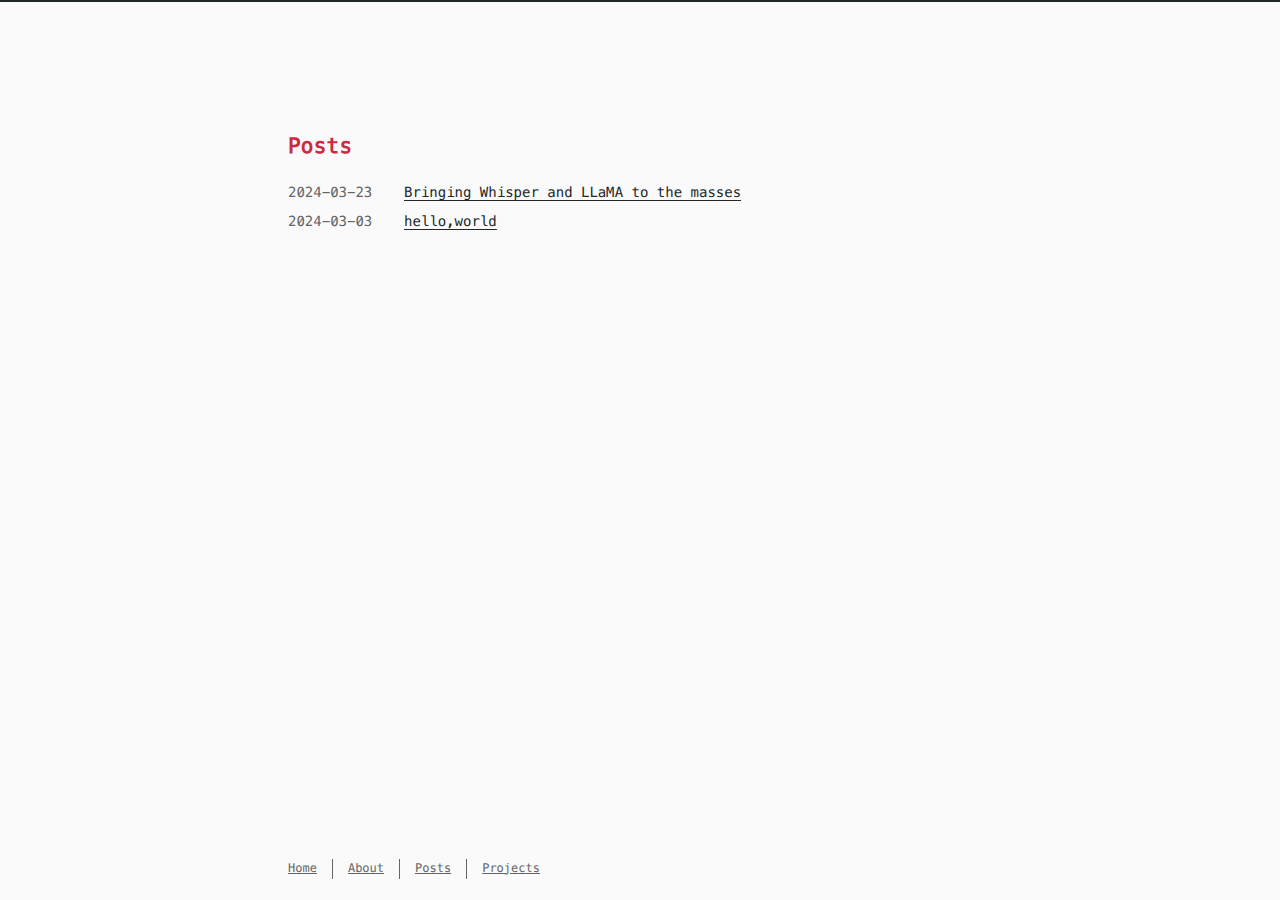
<file: index.html>
<!DOCTYPE html>
<html lang=en>
<head>
    <!-- so meta -->
    <meta charset="utf-8">
    <meta http-equiv="X-UA-Compatible" content="IE=edge">
    <meta name="HandheldFriendly" content="True">
    <meta name="viewport" content="width=device-width, initial-scale=1, maximum-scale=5" />
    <meta property="og:type" content="website">
<meta property="og:title" content="study and thoughts">
<meta property="og:url" content="http://zhouwg.github.io/index.html">
<meta property="og:site_name" content="study and thoughts">
<meta property="og:locale" content="en_US">
<meta name="twitter:card" content="summary">
    
    
      
        
          <link rel="shortcut icon" href="/images/favicon.ico">
        
      
      
        
          <link rel="icon" type="image/png" href="/images/favicon-192x192.png" sizes="192x192">
        
      
      
        
          <link rel="apple-touch-icon" sizes="180x180" href="/images/apple-touch-icon.png">
        
      
    
    <!-- title -->
    <title>study and thoughts</title>
    <!-- async scripts -->
    <!-- Google Analytics -->


    <!-- Umami Analytics -->


    <!-- styles -->
    
<link rel="stylesheet" href="/css/style.css">

    <!-- persian styles -->
    
    <!-- rss -->
    
    
	<!-- mathjax -->
	
<meta name="generator" content="Hexo 7.1.1"></head>

<body class="max-width mx-auto px3 ltr">
    
    <div class="content index py4 h-card">
        
        
        <section id="about" class="p-note">
  
  
    <p>
    </p>
  
</section>

<section id="writing">
  <span class="h1"><a href="/archives/">Posts</a></span>
  
  <ul class="post-list">
    
    
      
    
    
      <li class="post-item">
        
    <div class="meta">
      
        
          <time datetime="2024-03-23T09:02:30.000Z" class="dt-published" itemprop="datePublished">2024-03-23</time>
        
      
    </div>


        <span>
    
        <a class="" href="/2024/03/23/Bringing-Whisper-and-LLaMA-to-the-masses/">Bringing Whisper and LLaMA to the masses</a>
    


</span>
      </li>
    
      <li class="post-item">
        
    <div class="meta">
      
        
          <time datetime="2024-03-03T15:03:05.000Z" class="dt-published" itemprop="datePublished">2024-03-03</time>
        
      
    </div>


        <span>
    
        <a class="" href="/2024/03/03/hello-world/">hello,world</a>
    


</span>
      </li>
    
  </ul>
  
</section>



        
        <footer id="footer">
  <div class="footer-center">
    <nav>
      <ul>
        <!--
       --><li><a href="/">Home</a></li><!--
     --><!--
       --><li><a href="/about/">About</a></li><!--
     --><!--
       --><li><a href="/archives/">Posts</a></li><!--

       <li><a target="_blank" rel="noopener" href="https://news.ycombinator.com/">Hacker News</a></li>
     --><!--
       --><li><a target="_blank" rel="noopener" href="http://github.com/zhouwg">Projects</a></li><!--
     -->

      </ul>
    </nav>
  </div>
</footer>

    </div>
    <!-- styles -->



  <link rel="preload" as="style" href="https://cdnjs.cloudflare.com/ajax/libs/font-awesome/6.4.0/css/all.min.css" crossorigin="anonymous" onload="this.onload=null;this.rel='stylesheet'"/>


    <!-- jquery -->

  <script src="https://cdnjs.cloudflare.com/ajax/libs/jquery/3.6.0/jquery.min.js" crossorigin="anonymous"></script>




<!-- clipboard -->


<script src="/js/main.js"></script>

<!-- search -->

<!-- Baidu Analytics -->

<!-- Cloudflare Analytics -->

<!-- Disqus Comments -->

<!-- utterances Comments -->

</body>
</html>
</file>
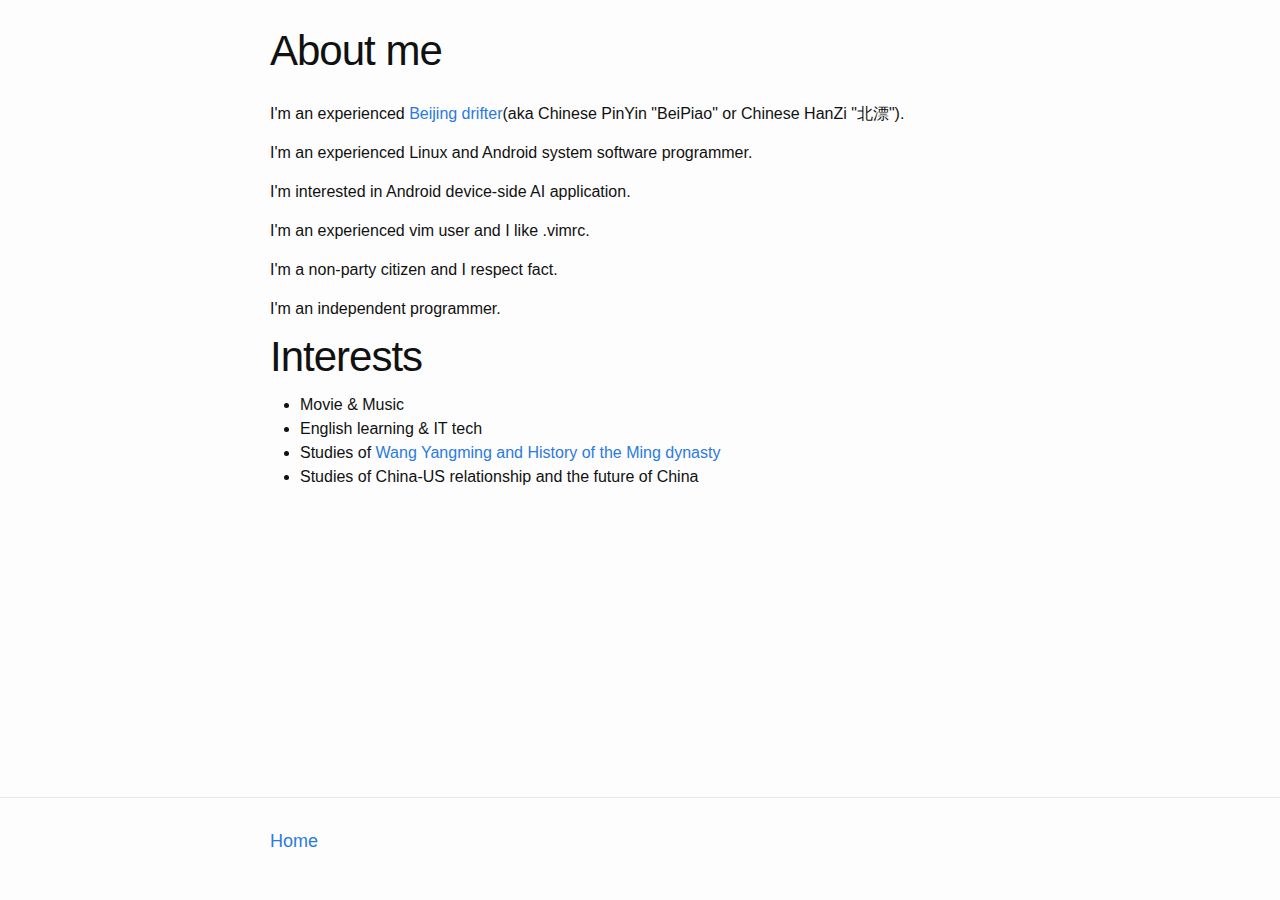
<file: about/index.html>
<!DOCTYPE html>
<html lang="en"><head>
  <meta charset="utf-8">
  <meta http-equiv="X-UA-Compatible" content="IE=edge">
  <meta name="viewport" content="width=device-width, initial-scale=1">
<title>study and thoughts</title>
<meta property="og:title" content="About" />
<meta property="og:locale" content="en_US" />
<link rel="canonical" href="/about/" />
<link rel="stylesheet" href="/about/about.css">
<body>

<main class="page-content" aria-label="Content">
      <div class="wrapper">

        <article class="post">

  <header class="post-header">
    <h1 class="post-title">About me</h1>
  </header>

  <div class="post-content">
      <p>
I'm an experienced <a href="https://news.cgtn.com/news/3d3d514d3455544d31457a6333566d54/index.html" target="_blank">Beijing drifter</a>(aka Chinese PinYin "BeiPiao" or Chinese HanZi "北漂").
      </p>

      <p>
I'm an experienced Linux and Android system software programmer.
      </p>

      <p>
I'm interested in Android device-side AI application.
      </p>

      <p>
I'm an experienced vim user and I like .vimrc.
      </p>

      <p>
I'm a non-party citizen and I respect fact.
      </p>

      <p>
I'm an independent programmer.
      </p>

    <h1 class="post-title">Interests</h1>
<div class="stuff">
  <ul>
    <li>Movie & Music</li>
    <li>English learning & IT tech</li>
    <li>Studies of <a href="https://plato.stanford.edu/entries/wang-yangming/" target="_blank">Wang Yangming<a/> and <a href="https://en.wikipedia.org/wiki/History_of_the_Ming_dynasty" target="_blank">History of the Ming dynasty</a></li>
    <li>Studies of China-US relationship and the future of China</li>
  </ul>
</div>

  </div>

</article>

      </div>

    </main>

    <footer class="site-footer h-card">

   <div class="wrapper">
       <h2 class="footer-heading"><a href="/">Home</a></h2>
    </div>

    </footer>

</body>

</html>
</file>
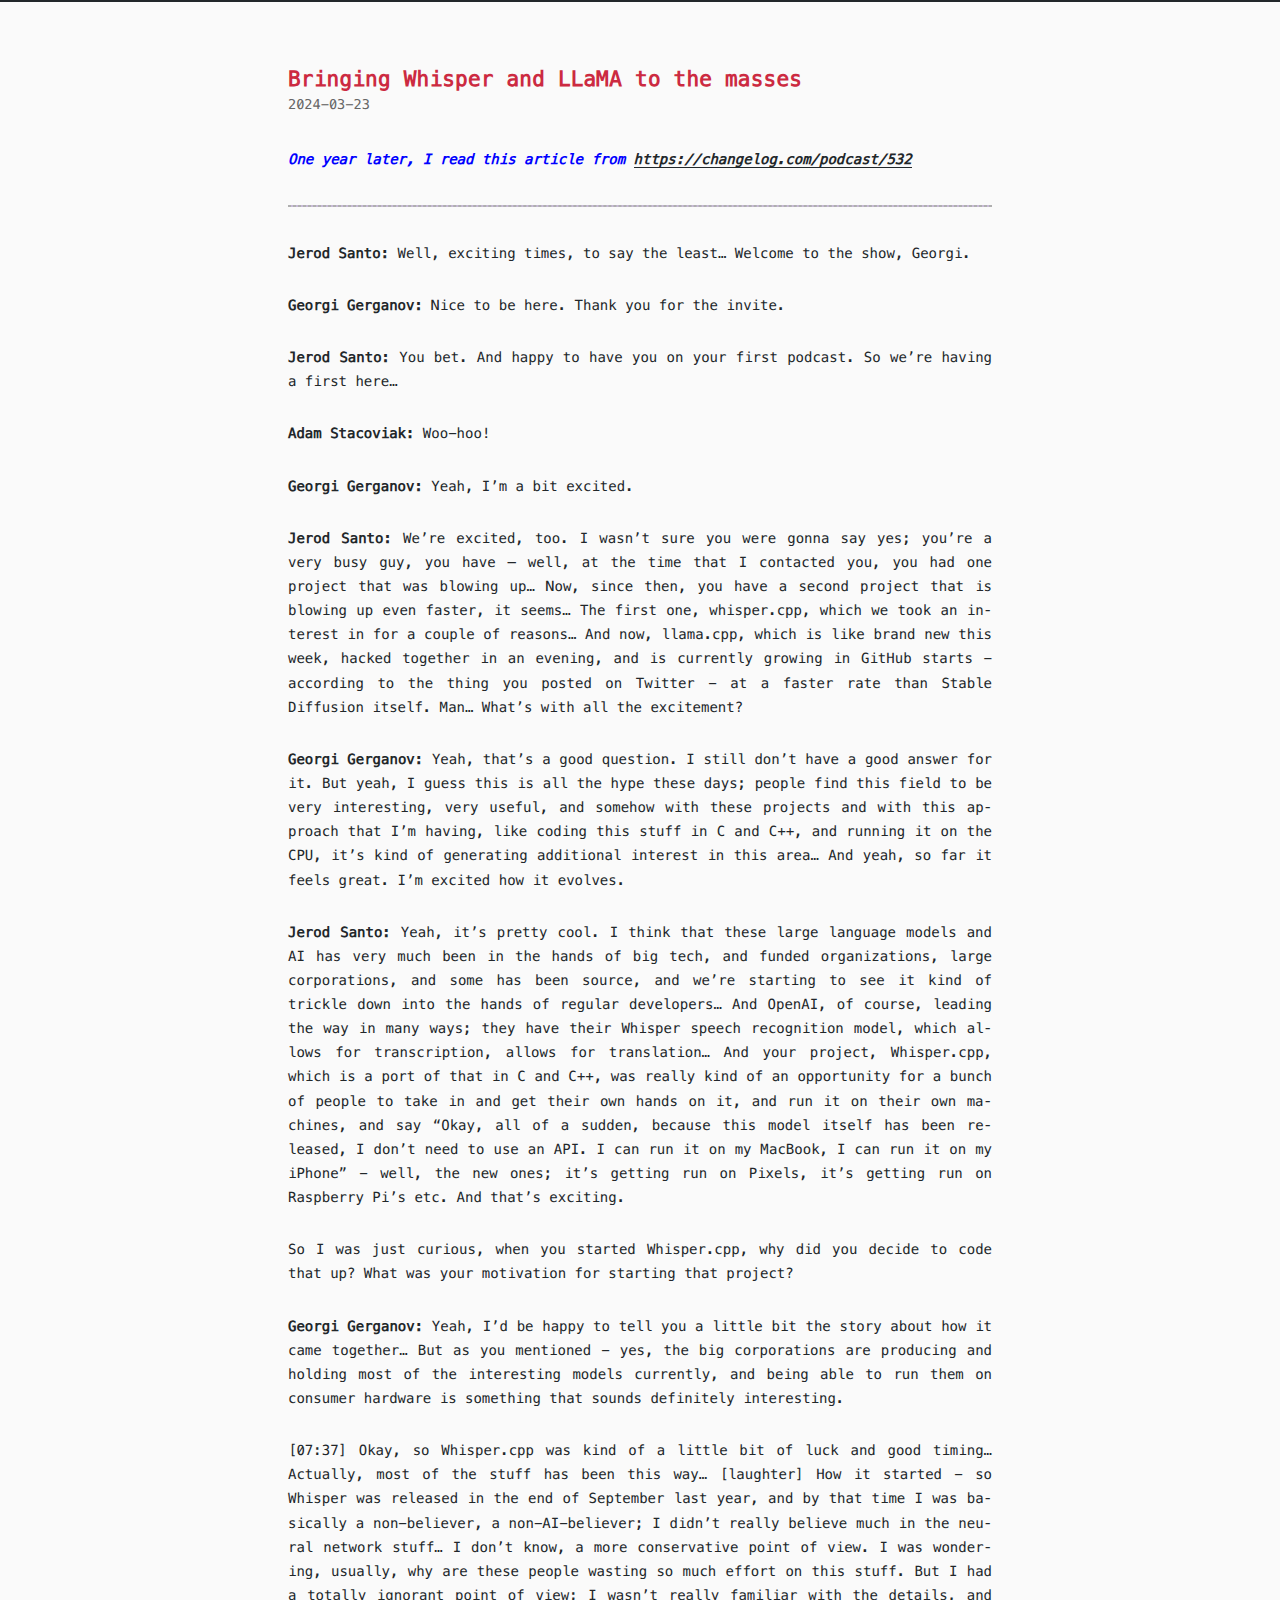
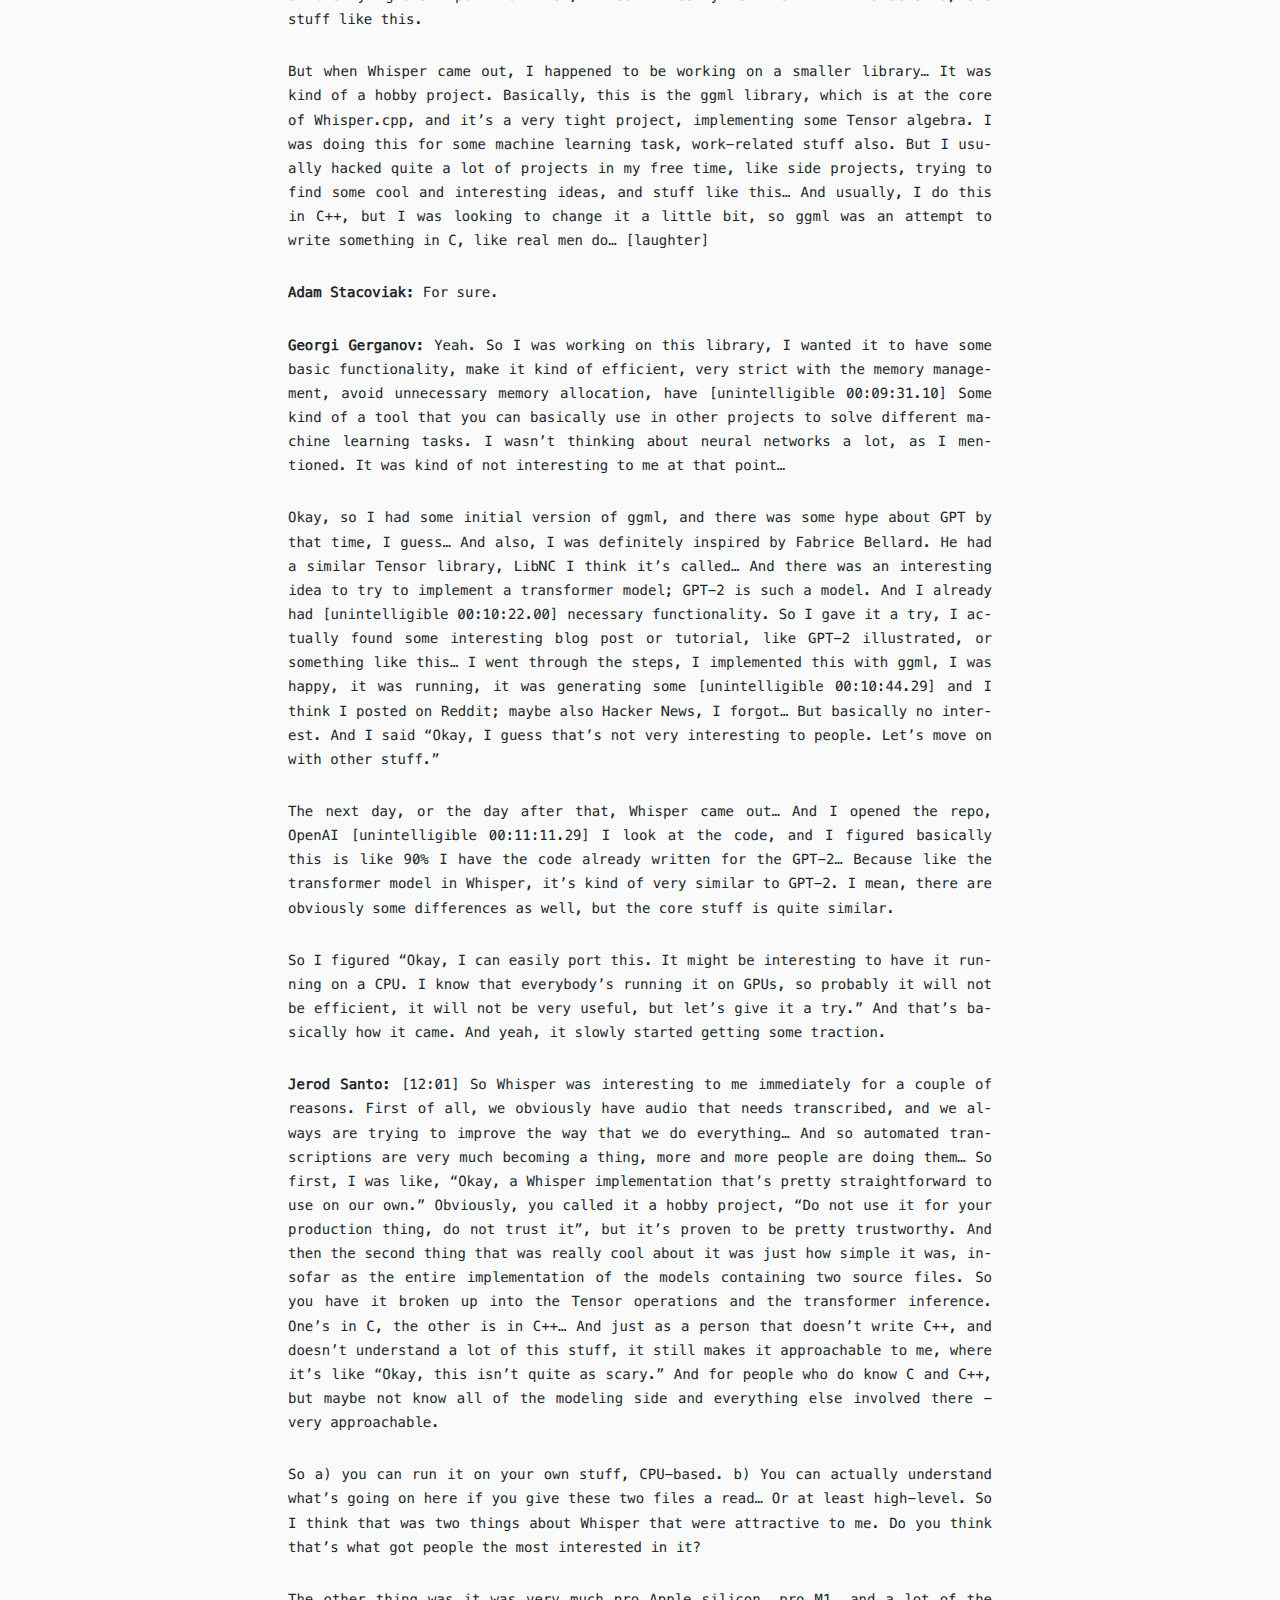
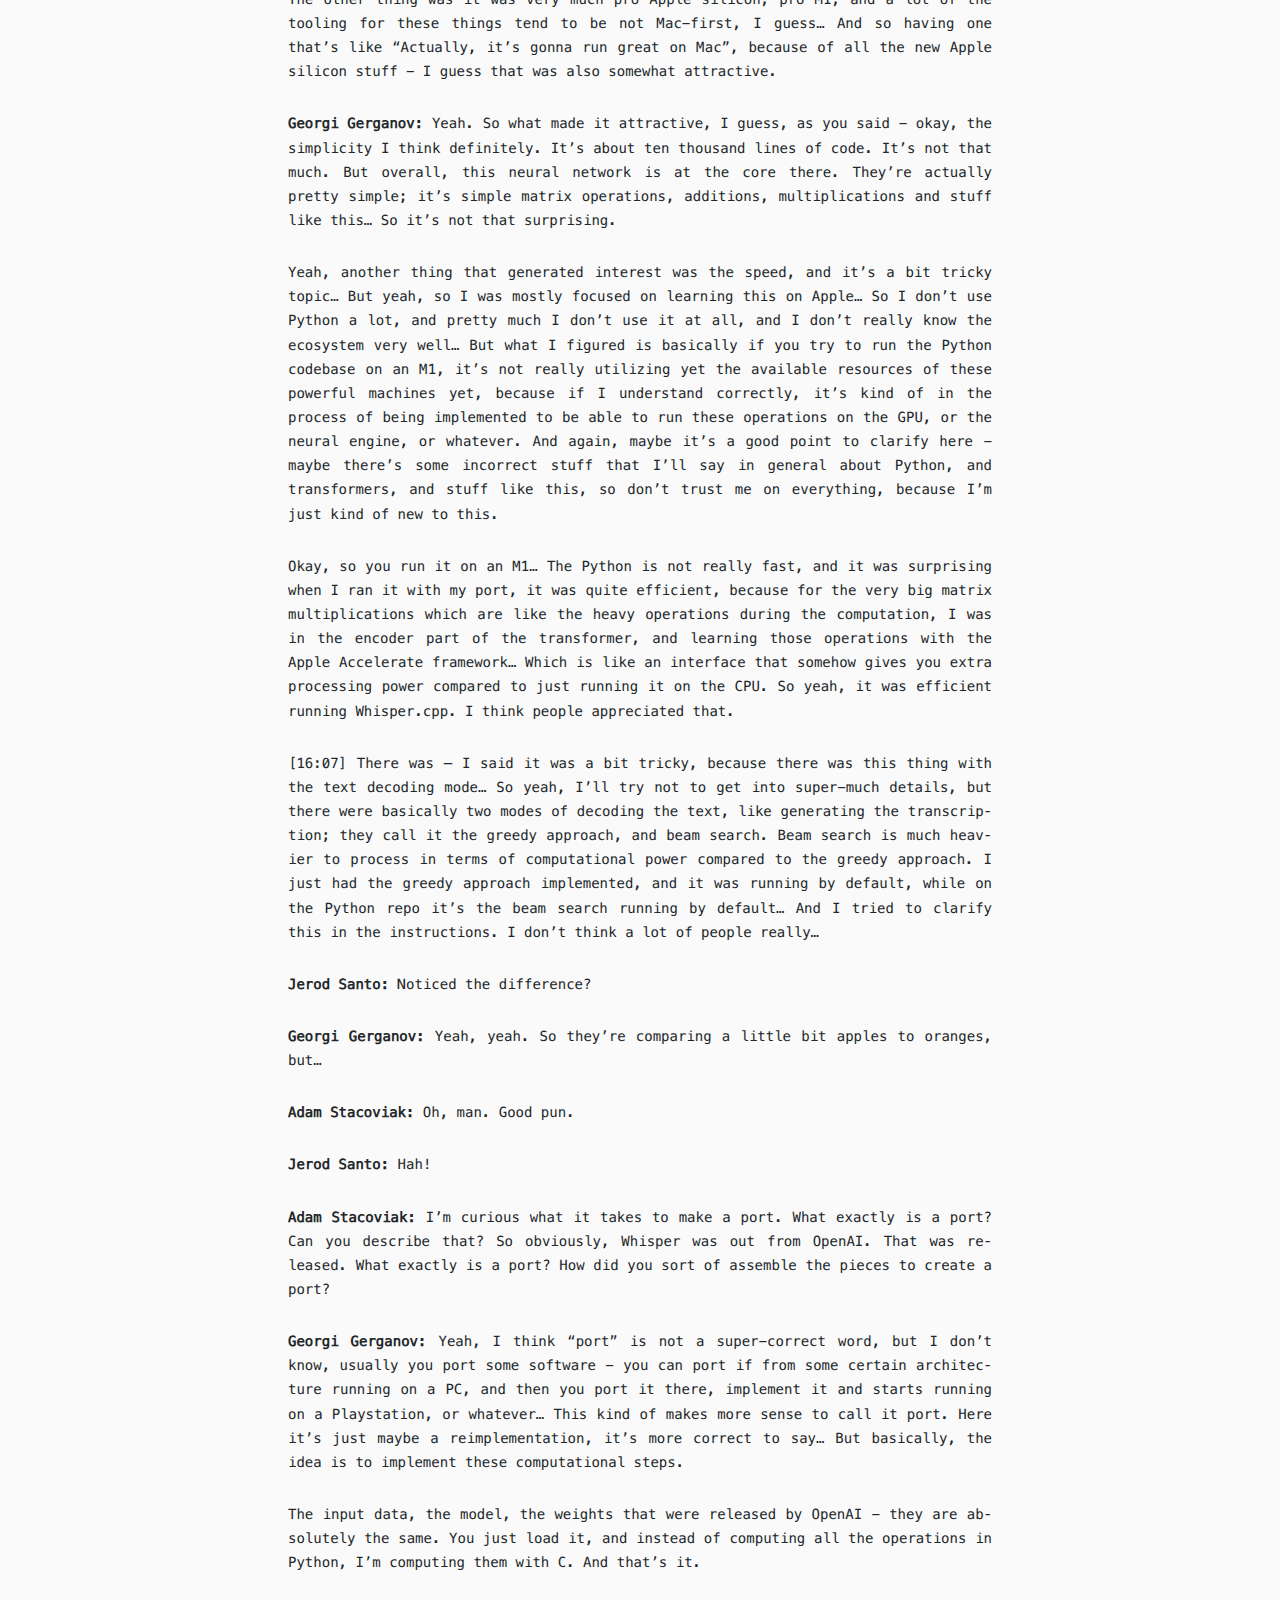
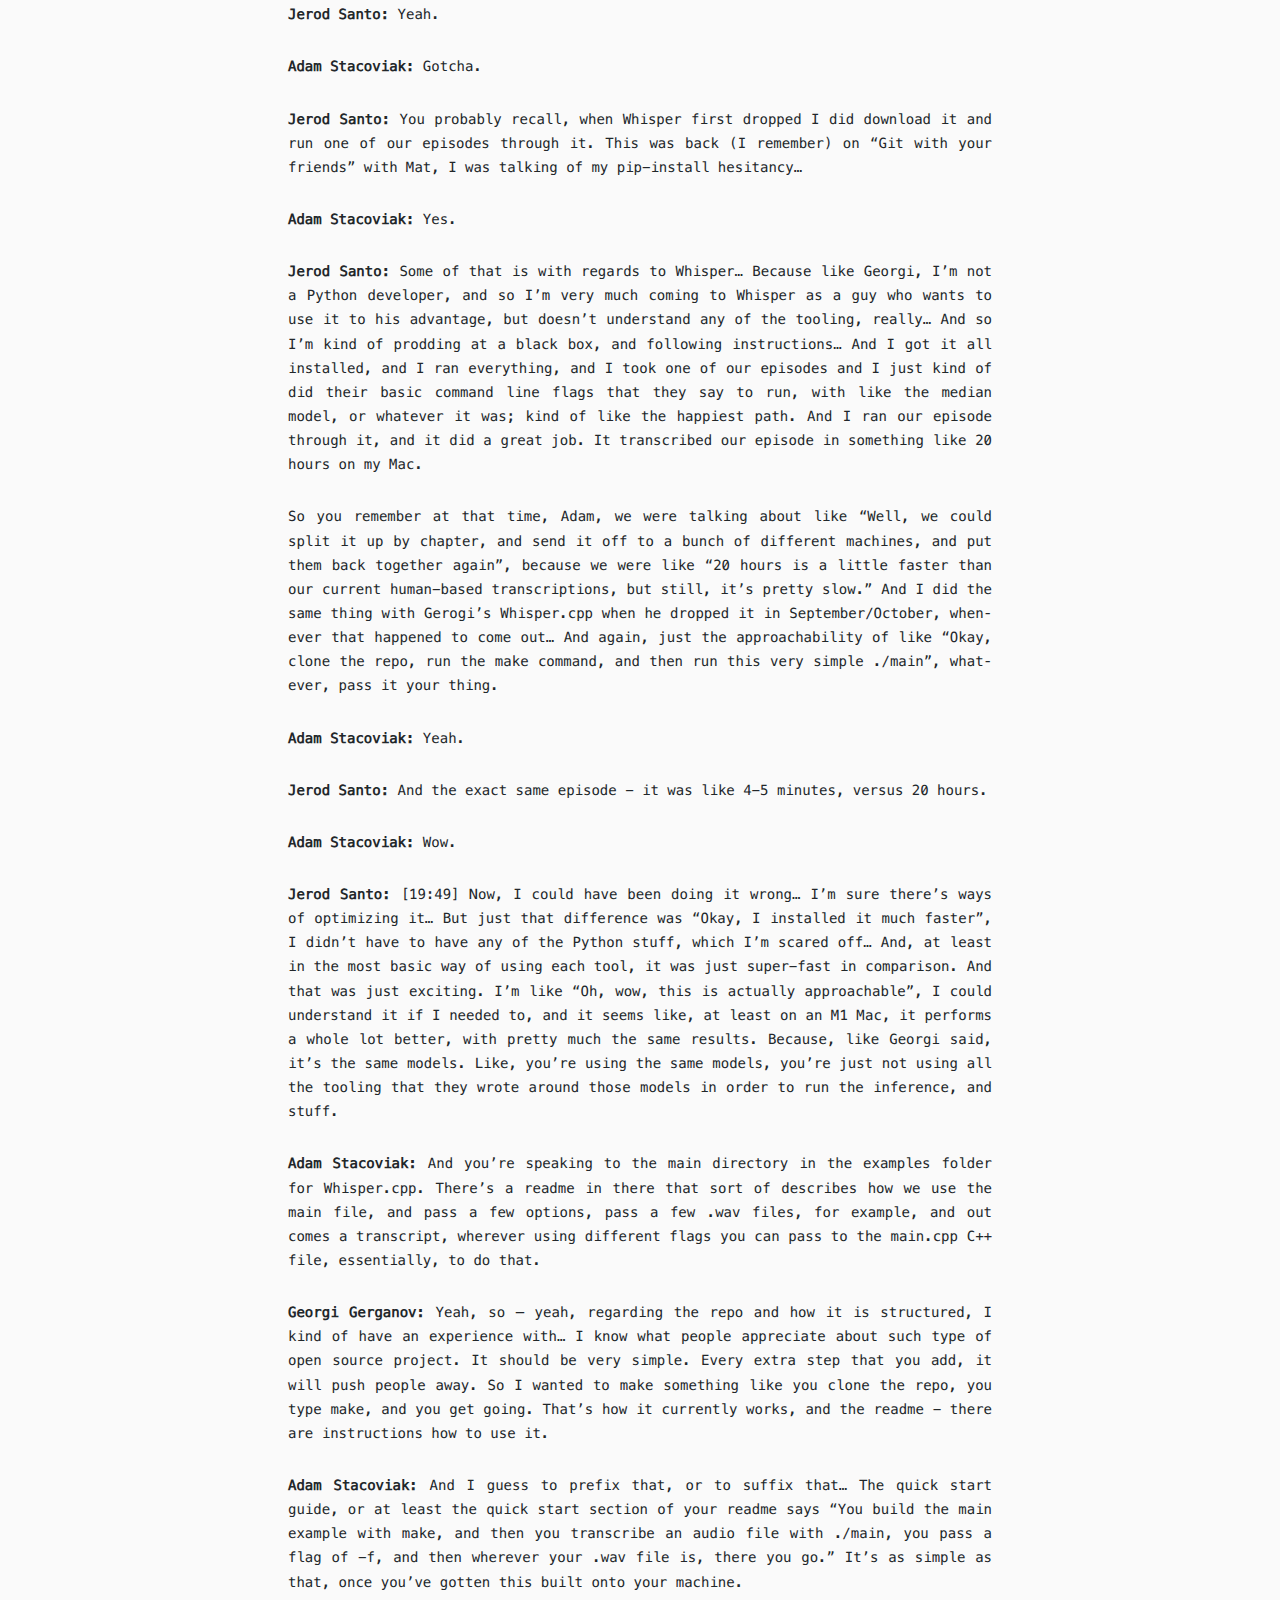
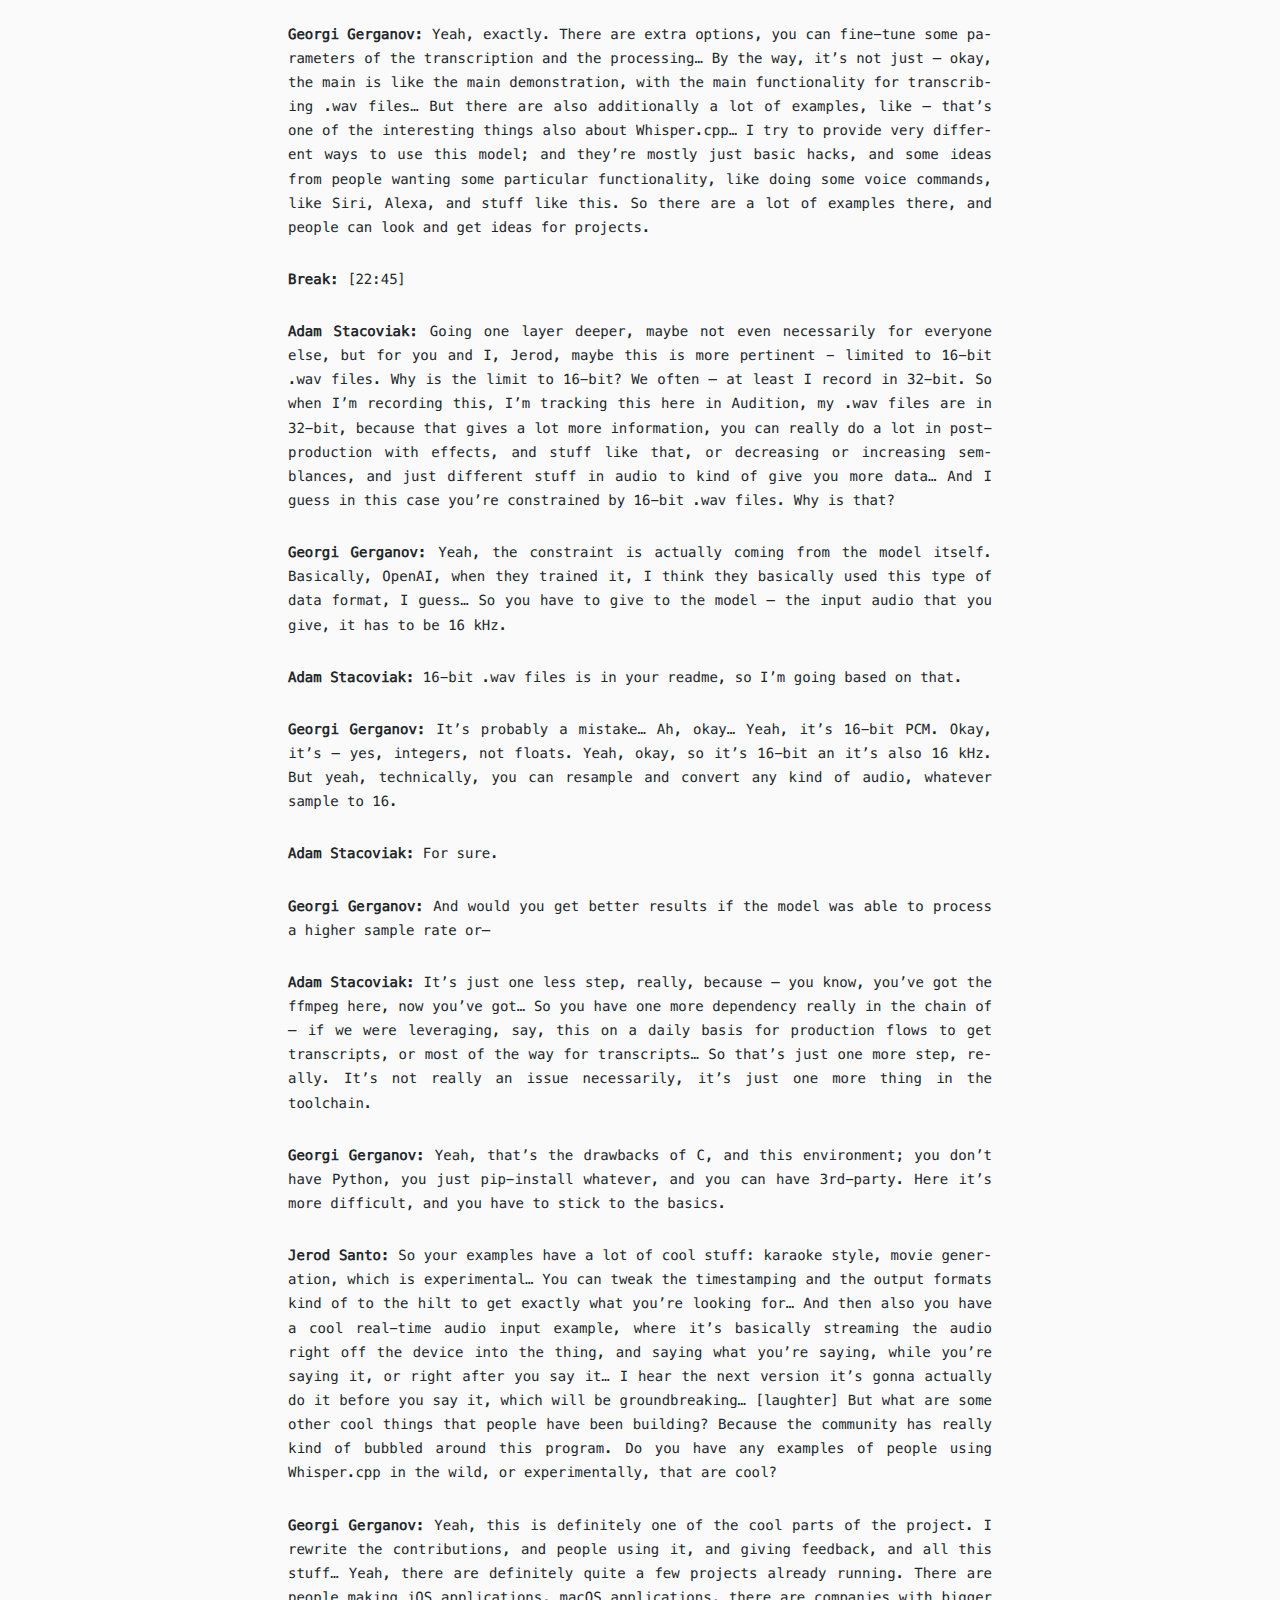
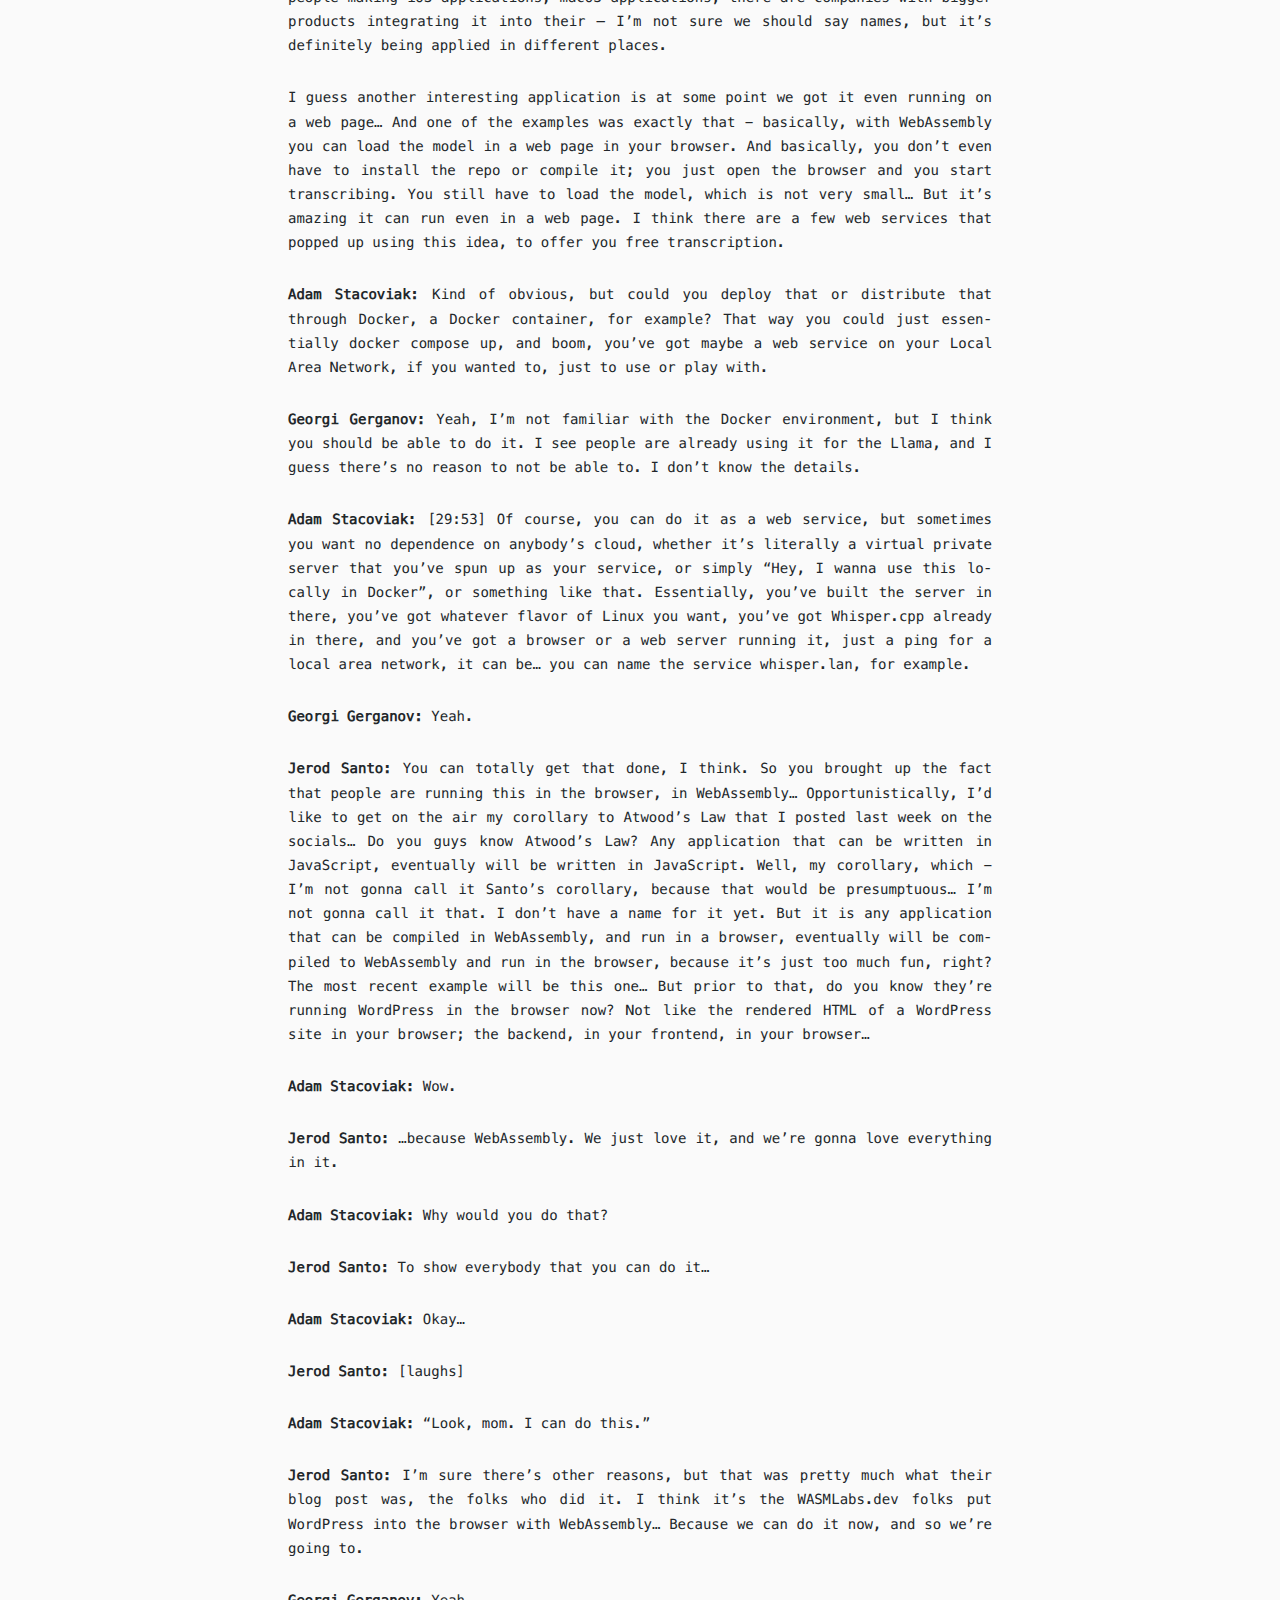
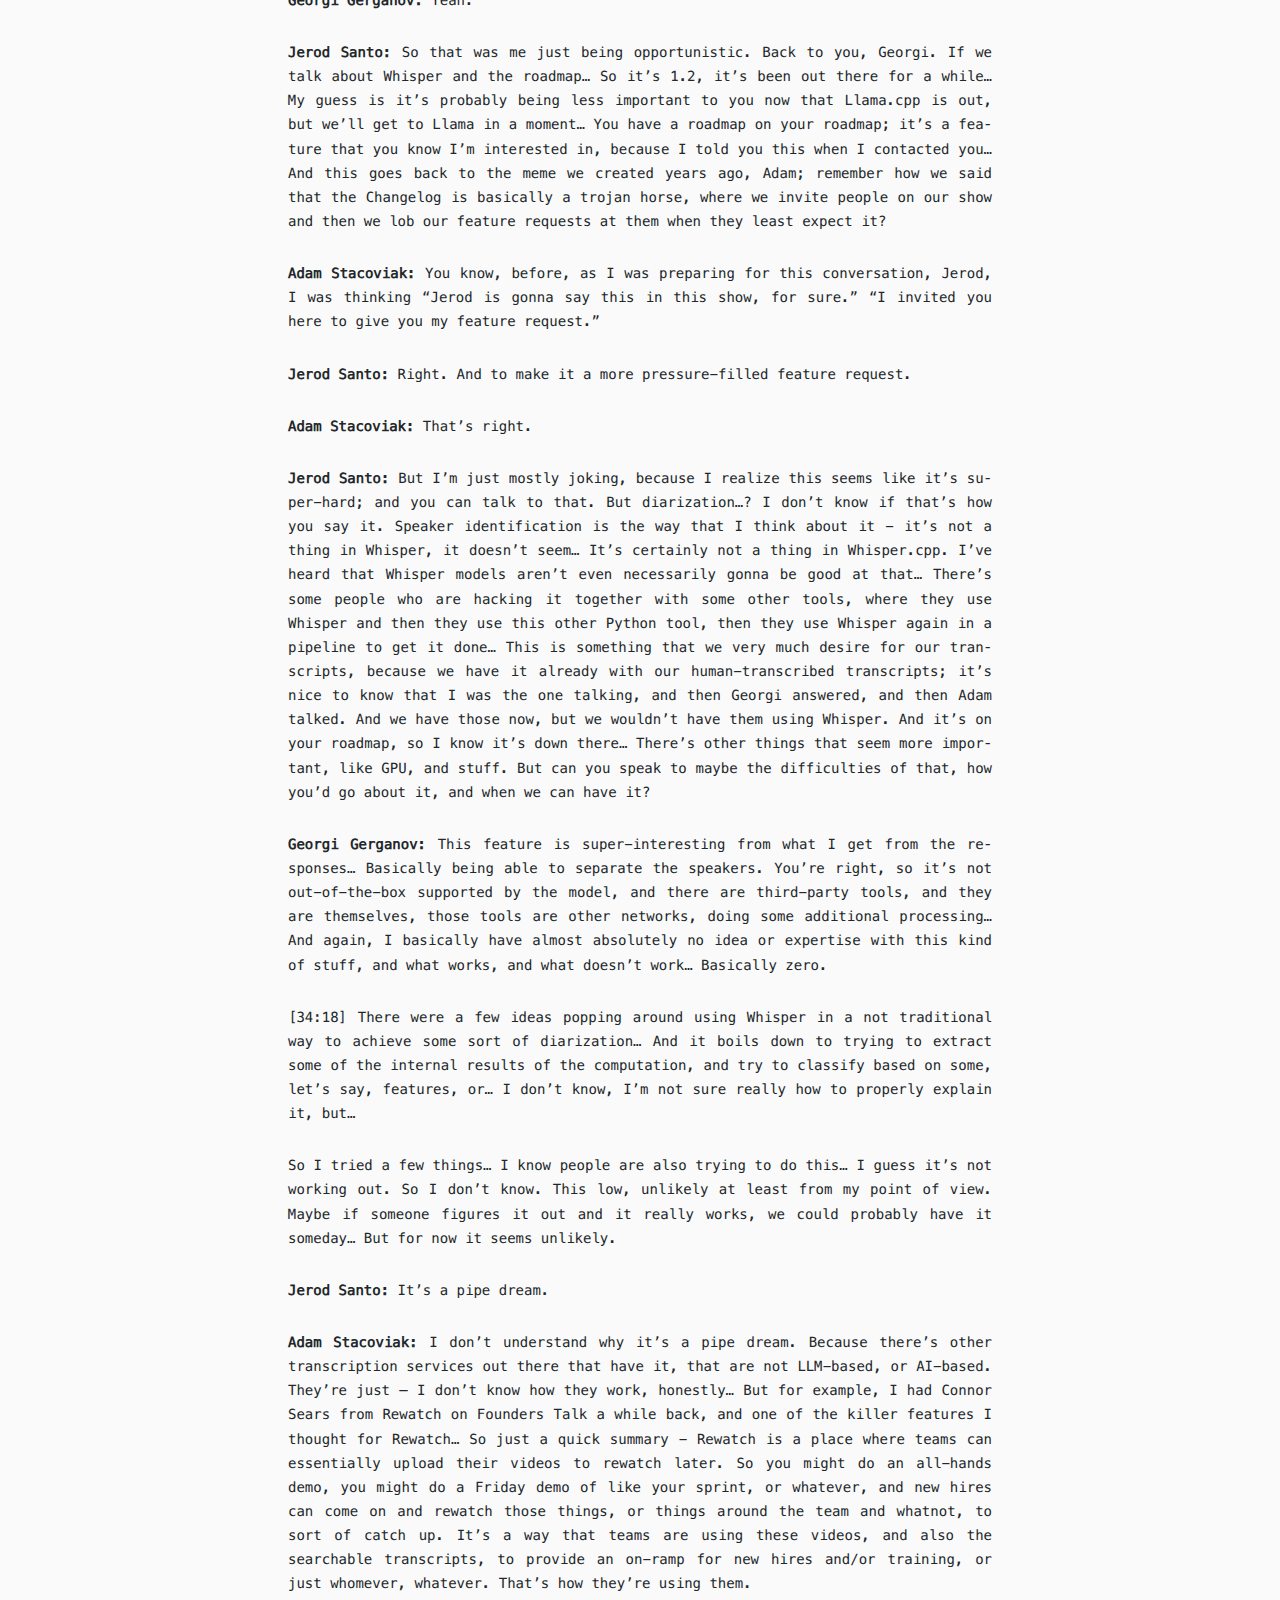
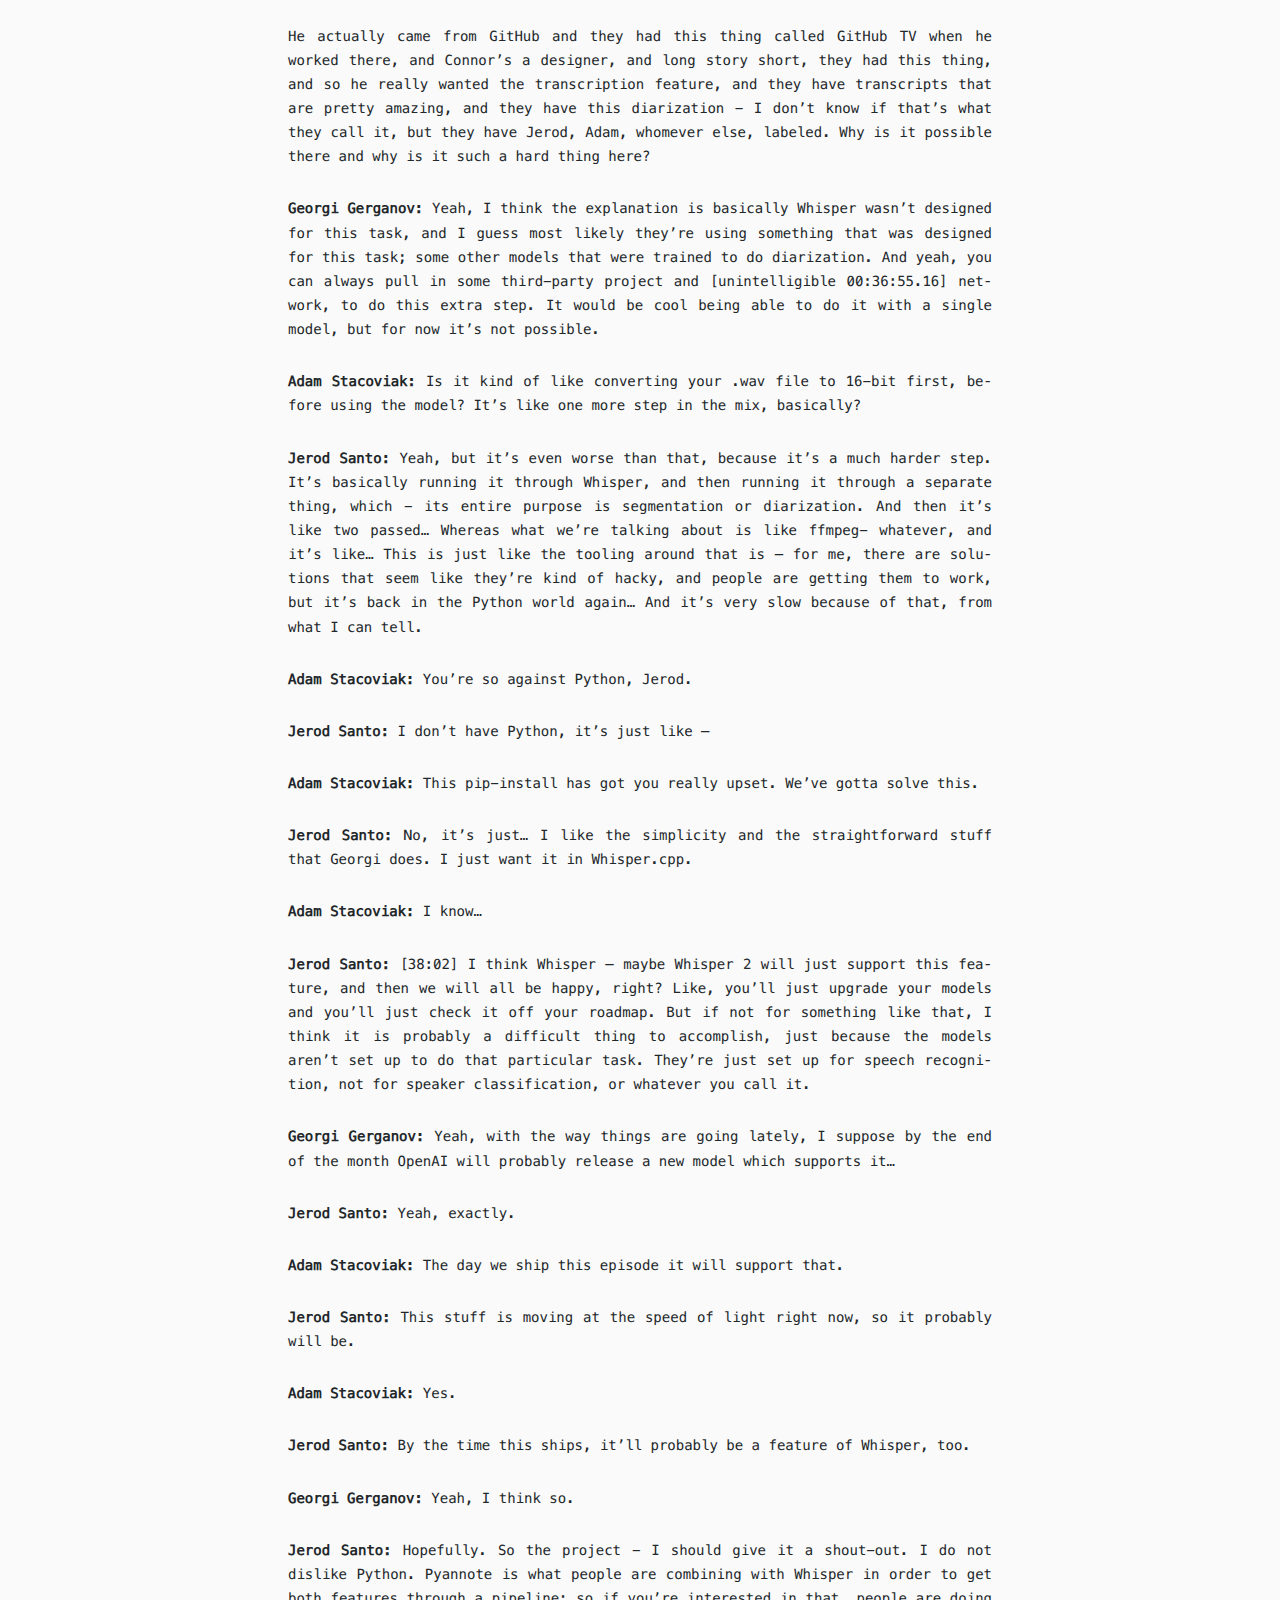
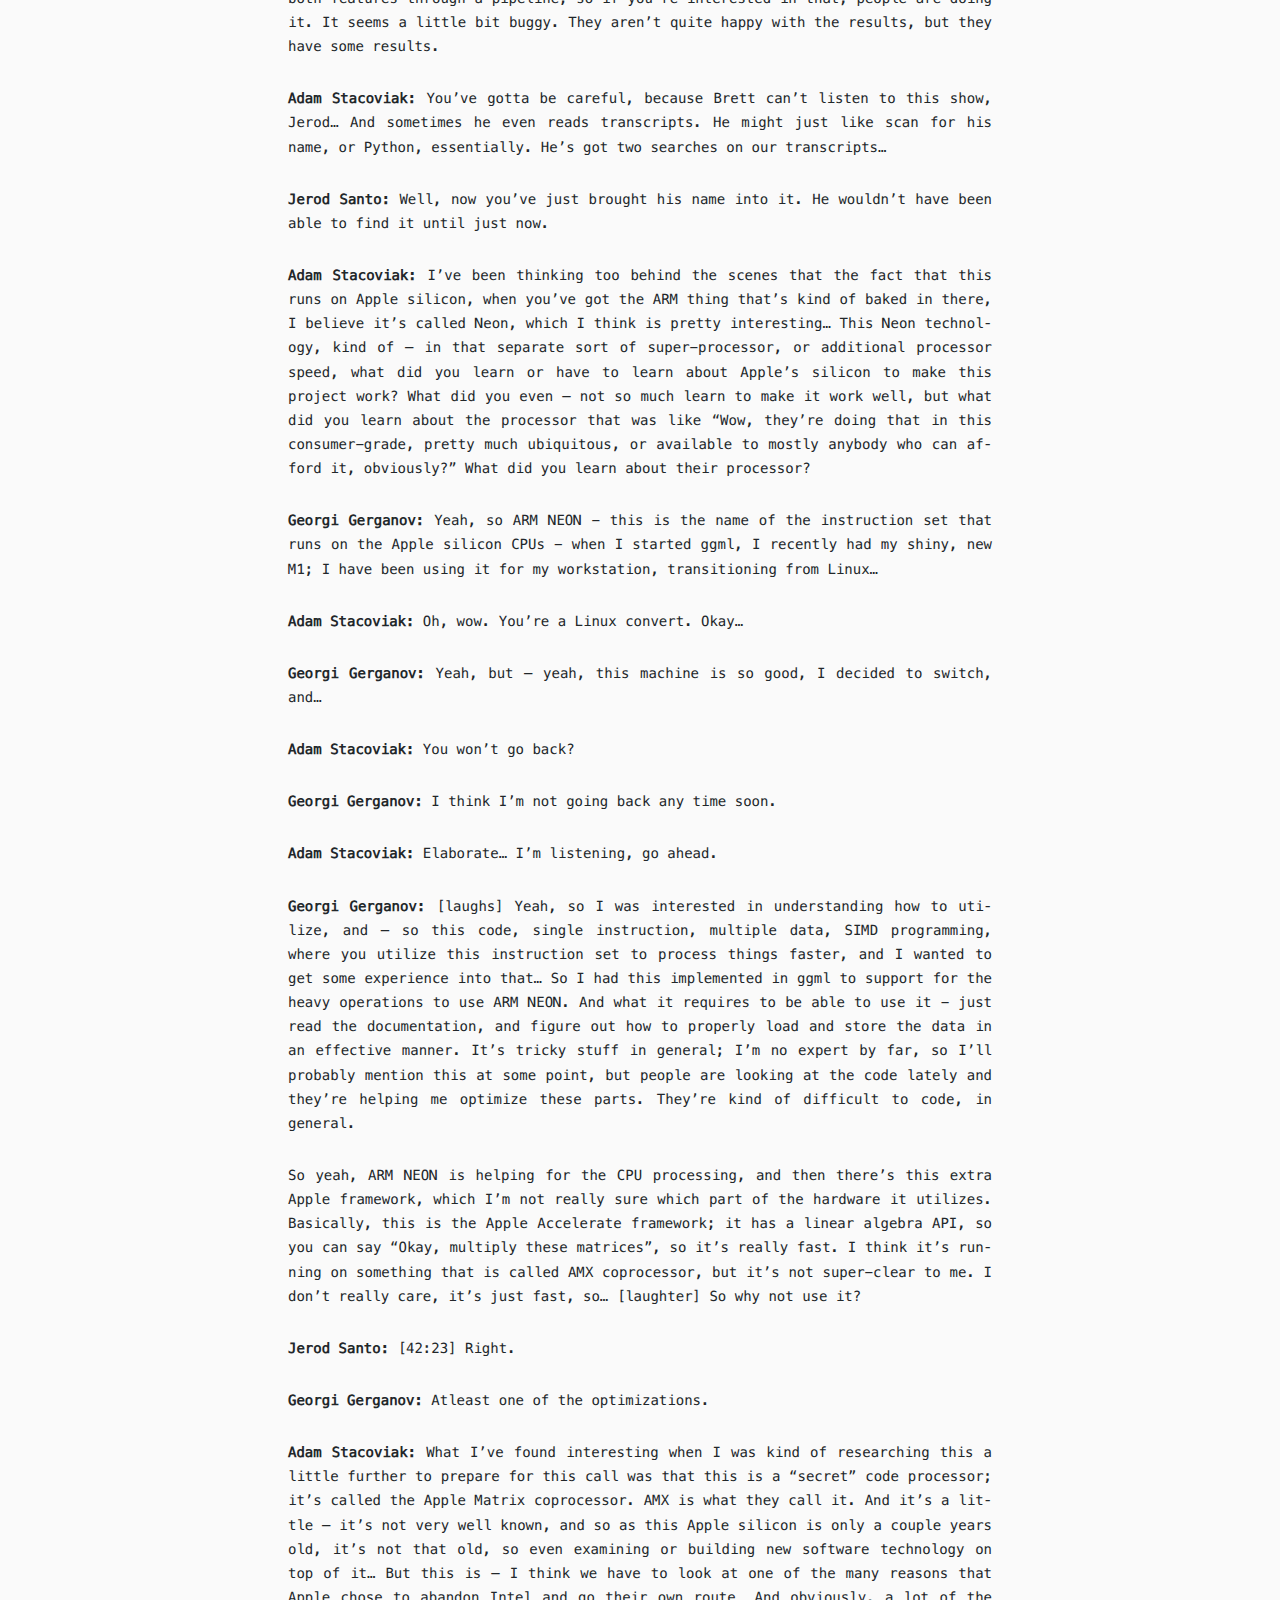
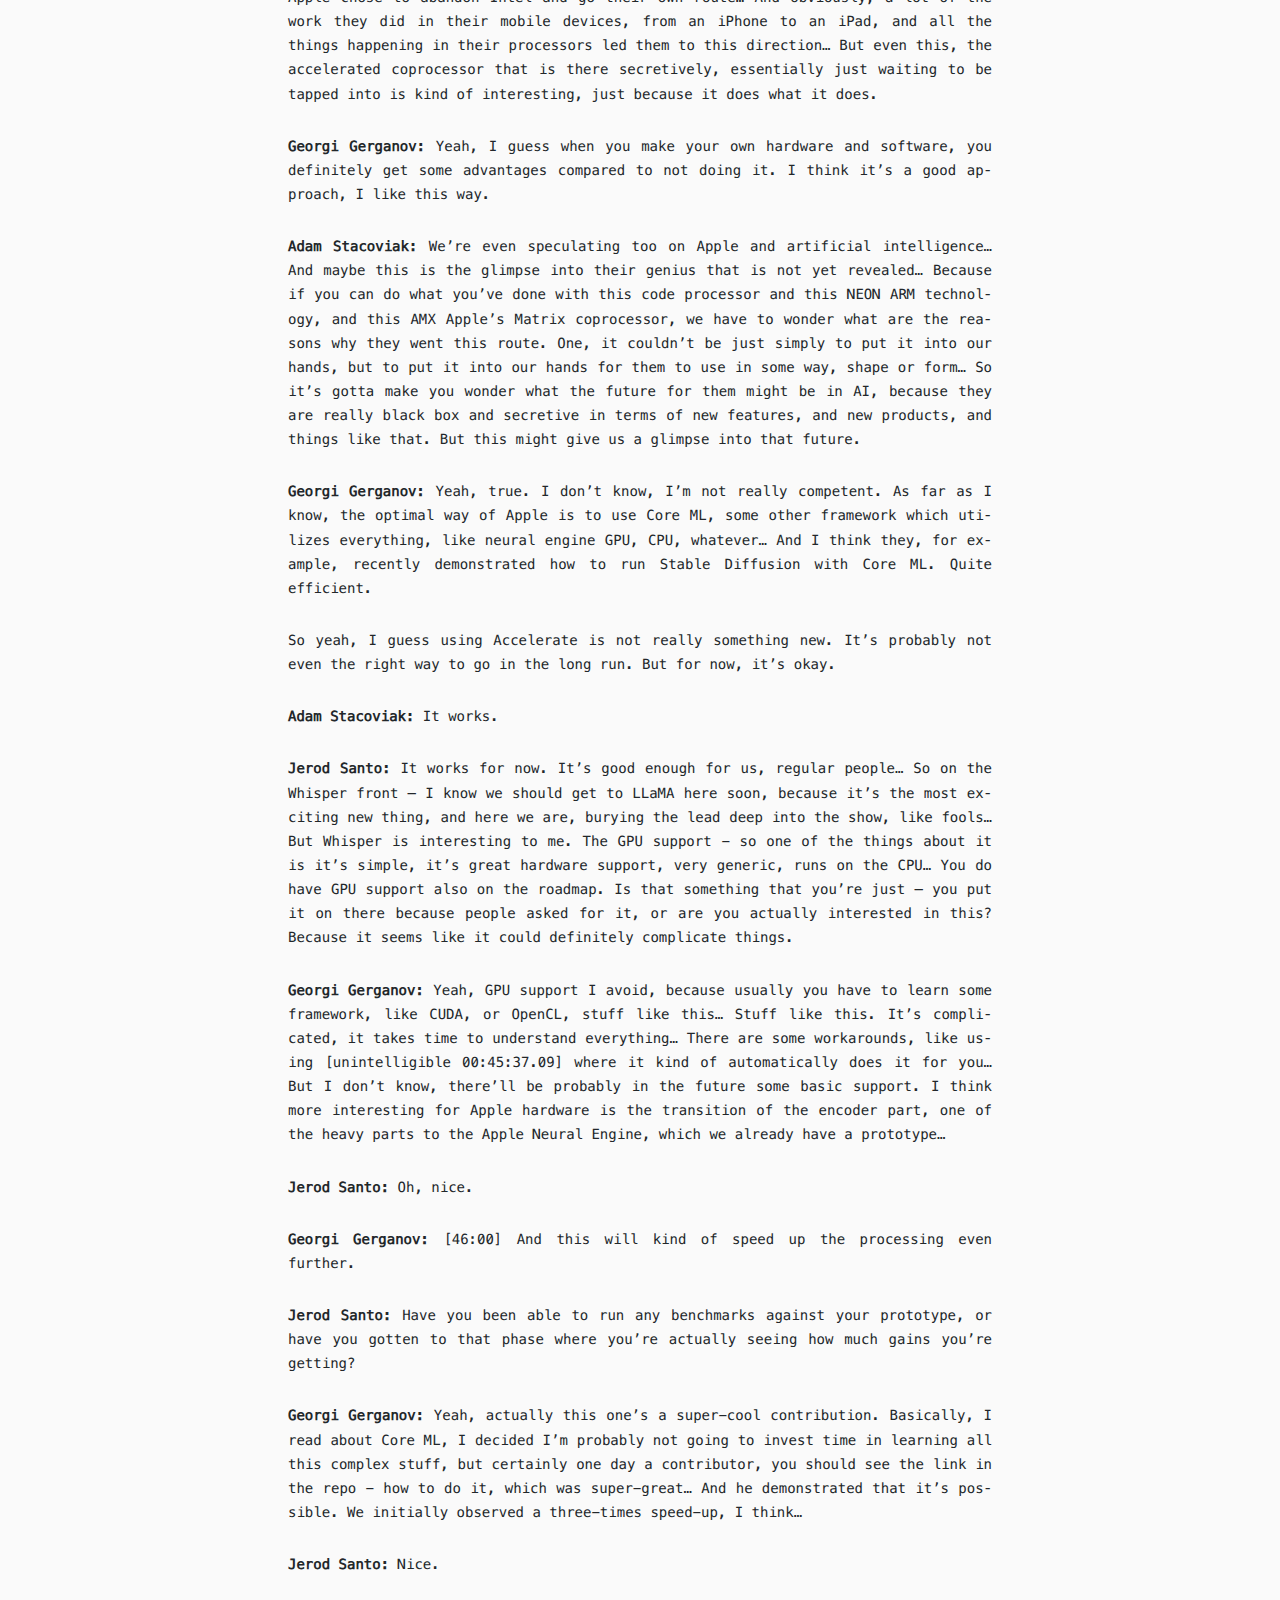
<file: posts/BringingWhisperandLLaMAtothemasses.html>
<!DOCTYPE html>
<html lang="en"><head>
<meta http-equiv="content-type" content="text/html; charset=UTF-8">
    <!-- so meta -->
    <meta charset="utf-8">
    <meta http-equiv="X-UA-Compatible" content="IE=edge">
    <meta name="HandheldFriendly" content="True">
    <meta name="viewport" content="width=device-width, initial-scale=1, maximum-scale=5">
    <meta name="description" content="One year later, I read this article from https://changelog.com/podcast/532   Jerod Santo: Well, exciting times, to say the least… Welcome to the show, Georgi. Georgi Gerganov: Nice to be here.">
<meta property="og:type" content="article">
<meta property="og:title" content="Bringing Whisper and LLaMA to the masses">
<meta property="og:url" content="https://www.kantvai.com/posts/BringingWhisperandLLaMAtothemasses.html">
<meta property="og:site_name" content="study and thoughts">
<meta property="og:description" content="One year later, I read this article from https://changelog.com/podcast/532   Jerod Santo: Well, exciting times, to say the least… Welcome to the show, Georgi. Georgi Gerganov: Nice to be here">
<meta property="og:locale" content="en_US">
<meta property="article:published_time" content="2024-03-23T09:02:30.000Z">
<meta property="article:modified_time" content="2024-03-23T10:31:39.109Z">
<meta name="twitter:card" content="summary">
    <!-- title -->
    <title>Bringing Whisper and LLaMA to the masses</title>
    
<link rel="stylesheet" href="style.css">

	
<meta name="generator" content="Hexo 7.1.1"></head>

<body class="max-width mx-auto px3 ltr">
    
      <div id="header-post">
      </div>

    
    <div class="content index py4 ">
        
        <article class="post h-entry" itemscope="" itemtype="http://schema.org/BlogPosting">
  <header>
    
    <h1 class="posttitle p-name" itemprop="name headline">
        Bringing Whisper and LLaMA to the masses
    </h1>



    <div class="meta">
      <span class="author p-author h-card" itemprop="author" itemscope="" itemtype="http://schema.org/Person">
        <span class="p-name" itemprop="name"></span>
      </span>
      
    <div class="postdate">
      
        <time datetime="2024-03-23T09:02:30.000Z" class="dt-published" itemprop="datePublished">2024-03-23</time>
        
      
    </div>


      

      

    </div>
  </header>
  

  <div class="content e-content" itemprop="articleBody">
    <p><b><i><font color="blue">One year later, I read this article from <a href="https://changelog.com/podcast/532" target="_blank">https://changelog.com/podcast/532</a></font></i></b></p>
<hr align="center" width="100%" color="#987cb9" size="2">

<p><strong>Jerod Santo:</strong> Well, exciting times, to say the least… Welcome to the show, Georgi.</p>
<p><strong>Georgi Gerganov:</strong> Nice to be here. Thank you for the invite.</p>
<p><strong>Jerod Santo:</strong> You bet. And happy to have you on your first podcast. So we’re having a first here…</p>
<p><strong>Adam Stacoviak:</strong> Woo-hoo!</p>
<p><strong>Georgi Gerganov:</strong> Yeah, I’m a bit excited.</p>
<p><strong>Jerod Santo:</strong> We’re excited, too. I wasn’t sure you 
were gonna say yes; you’re a very busy guy, you have – well, at the time
 that I contacted you, you had one project that was blowing up… Now, 
since then, you have a second project that is blowing up even faster, it
 seems… The first one, whisper.cpp, which we took an interest in for a 
couple of reasons… And now, llama.cpp, which is like brand new this 
week, hacked together in an evening, and is currently growing in GitHub 
starts - according to the thing you posted on Twitter - at a faster rate
 than Stable Diffusion itself. Man… What’s with all the excitement?</p>
<p><strong>Georgi Gerganov:</strong> Yeah, that’s a good question. I 
still don’t have a good answer for it. But yeah, I guess this is all the
 hype these days; people find this field to be very interesting, very 
useful, and somehow with these projects and with this approach that I’m 
having, like coding this stuff in C and C++, and running it on the CPU, 
it’s kind of generating additional interest in this area… And yeah, so 
far it feels great. I’m excited how it evolves.</p>
<p><strong>Jerod Santo:</strong> Yeah, it’s pretty cool. I think that 
these large language models and AI has very much been in the hands of 
big tech, and funded organizations, large corporations, and some has 
been source, and we’re starting to see it kind of trickle down into the 
hands of regular developers… And OpenAI, of course, leading the way in 
many ways; they have their Whisper speech recognition model, which 
allows for transcription, allows for translation… And your project, 
Whisper.cpp, which is a port of that in C and C++, was really kind of an
 opportunity for a bunch of people to take in and get their own hands on
 it, and run it on their own machines, and say “Okay, all of a sudden, 
because this model itself has been released, I don’t need to use an API.
 I can run it on my MacBook, I can run it on my iPhone” - well, the new 
ones; it’s getting run on Pixels, it’s getting run on Raspberry Pi’s 
etc. And that’s exciting.</p>
<p>So I was just curious, when you started Whisper.cpp, why did you 
decide to code that up? What was your motivation for starting that 
project?</p>
<p><strong>Georgi Gerganov:</strong> Yeah, I’d be happy to tell you a 
little bit the story about how it came together… But as you mentioned - 
yes, the big corporations are producing and holding most of the 
interesting models currently, and being able to run them on consumer 
hardware is something that sounds definitely interesting.</p>
<p>[07:37] Okay, so Whisper.cpp was kind of a little bit of luck and 
good timing… Actually, most of the stuff has been this way… [laughter] 
How it started - so Whisper was released in the end of September last 
year, and by that time I was basically a non-believer, a 
non-AI-believer; I didn’t really believe much in the neural network 
stuff… I don’t know, a more conservative point of view. I was wondering,
 usually, why are these people wasting so much effort on this stuff. But
 I had a totally ignorant point of view; I wasn’t really familiar with 
the details, and stuff like this.</p>
<p>But when Whisper came out, I happened to be working on a smaller 
library… It was kind of a hobby project. Basically, this is the ggml 
library, which is at the core of Whisper.cpp, and it’s a very tight 
project, implementing some Tensor algebra. I was doing this for some 
machine learning task, work-related stuff also. But I usually hacked 
quite a lot of projects in my free time, like side projects, trying to 
find some cool and interesting ideas, and stuff like this… And usually, I
 do this in C++, but I was looking to change it a little bit, so ggml 
was an attempt to write something in C, like real men do… [laughter]</p>
<p><strong>Adam Stacoviak:</strong> For sure.</p>
<p><strong>Georgi Gerganov:</strong> Yeah. So I was working on this 
library, I wanted it to have some basic functionality, make it kind of 
efficient, very strict with the memory management, avoid unnecessary 
memory allocation, have [unintelligible 00:09:31.10] Some kind of a tool
 that you can basically use in other projects to solve different machine
 learning tasks. I wasn’t thinking about neural networks a lot, as I 
mentioned. It was kind of not interesting to me at that point…</p>
<p>Okay, so I had some initial version of ggml, and there was some hype 
about GPT by that time, I guess… And also, I was definitely inspired by 
Fabrice Bellard. He had a similar Tensor library, LibNC I think it’s 
called… And there was an interesting idea to try to implement a 
transformer model; GPT-2 is such a model. And I already had 
[unintelligible 00:10:22.00] necessary functionality. So I gave it a 
try, I actually found some interesting blog post or tutorial, like GPT-2
 illustrated, or something like this… I went through the steps, I 
implemented this with ggml, I was happy, it was running, it was 
generating some [unintelligible 00:10:44.29] and I think I posted on 
Reddit; maybe also Hacker News, I forgot… But basically no interest. And
 I said “Okay, I guess that’s not very interesting to people. Let’s move
 on with other stuff.”</p>
<p>The next day, or the day after that, Whisper came out… And I opened 
the repo, OpenAI [unintelligible 00:11:11.29] I look at the code, and I 
figured basically this is like 90% I have the code already written for 
the GPT-2… Because like the transformer model in Whisper, it’s kind of 
very similar to GPT-2. I mean, there are obviously some differences as 
well, but the core stuff is quite similar.</p>
<p>So I figured “Okay, I can easily port this. It might be interesting 
to have it running on a CPU. I know that everybody’s running it on GPUs,
 so probably it will not be efficient, it will not be very useful, but 
let’s give it a try.” And that’s basically how it came. And yeah, it 
slowly started getting some traction.</p>
<p><strong>Jerod Santo:</strong> [12:01] So Whisper was interesting to 
me immediately for a couple of reasons. First of all, we obviously have 
audio that needs transcribed, and we always are trying to improve the 
way that we do everything… And so automated transcriptions are very much
 becoming a thing, more and more people are doing them… So first, I was 
like, “Okay, a Whisper implementation that’s pretty straightforward to 
use on our own.” Obviously, you called it a hobby project, “Do not use 
it for your production thing, do not trust it”, but it’s proven to be 
pretty trustworthy. And then the second thing that was really cool about
 it was just how simple it was, insofar as the entire implementation of 
the models containing two source files. So you have it broken up into 
the Tensor operations and the transformer inference. One’s in C, the 
other is in C++… And just as a person that doesn’t write C++, and 
doesn’t understand a lot of this stuff, it still makes it approachable 
to me, where it’s like “Okay, this isn’t quite as scary.” And for people
 who do know C and C++, but maybe not know all of the modeling side and 
everything else involved there - very approachable.</p>
<p>So a) you can run it on your own stuff, CPU-based. b) You can 
actually understand what’s going on here if you give these two files a 
read… Or at least high-level. So I think that was two things about 
Whisper that were attractive to me. Do you think that’s what got people 
the most interested in it?</p>
<p>The other thing was it was very much pro Apple silicon, pro M1, and a
 lot of the tooling for these things tend to be not Mac-first, I guess… 
And so having one that’s like “Actually, it’s gonna run great on Mac”, 
because of all the new Apple silicon stuff - I guess that was also 
somewhat attractive.</p>
<p><strong>Georgi Gerganov:</strong> Yeah. So what made it attractive, I
 guess, as you said - okay, the simplicity I think definitely. It’s 
about ten thousand lines of code. It’s not that much. But overall, this 
neural network is at the core there. They’re actually pretty simple; 
it’s simple matrix operations, additions, multiplications and stuff like
 this… So it’s not that surprising.</p>
<p>Yeah, another thing that generated interest was the speed, and it’s a
 bit tricky topic… But yeah, so I was mostly focused on learning this on
 Apple… So I don’t use Python a lot, and pretty much I don’t use it at 
all, and I don’t really know the ecosystem very well… But what I figured
 is basically if you try to run the Python codebase on an M1, it’s not 
really utilizing yet the available resources of these powerful machines 
yet, because if I understand correctly, it’s kind of in the process of 
being implemented to be able to run these operations on the GPU, or the 
neural engine, or whatever. And again, maybe it’s a good point to 
clarify here - maybe there’s some incorrect stuff that I’ll say in 
general about Python, and transformers, and stuff like this, so don’t 
trust me on everything, because I’m just kind of new to this.</p>
<p>Okay, so you run it on an M1… The Python is not really fast, and it 
was surprising when I ran it with my port, it was quite efficient, 
because for the very big matrix multiplications which are like the heavy
 operations during the computation, I was in the encoder part of the 
transformer, and learning those operations with the Apple Accelerate 
framework… Which is like an interface that somehow gives you extra 
processing power compared to just running it on the CPU. So yeah, it was
 efficient running Whisper.cpp. I think people appreciated that.</p>
<p>[16:07] There was – I said it was a bit tricky, because there was 
this thing with the text decoding mode… So yeah, I’ll try not to get 
into super-much details, but there were basically two modes of decoding 
the text, like generating the transcription; they call it the greedy 
approach, and beam search. Beam search is much heavier to process in 
terms of computational power compared to the greedy approach. I just had
 the greedy approach implemented, and it was running by default, while 
on the Python repo it’s the beam search running by default… And I tried 
to clarify this in the instructions. I don’t think a lot of people 
really…</p>
<p><strong>Jerod Santo:</strong> Noticed the difference?</p>
<p><strong>Georgi Gerganov:</strong> Yeah, yeah. So they’re comparing a little bit apples to oranges, but…</p>
<p><strong>Adam Stacoviak:</strong> Oh, man. Good pun.</p>
<p><strong>Jerod Santo:</strong> Hah!</p>
<p><strong>Adam Stacoviak:</strong> I’m curious what it takes to make a 
port. What exactly is a port? Can you describe that? So obviously, 
Whisper was out from OpenAI. That was released. What exactly is a port? 
How did you sort of assemble the pieces to create a port?</p>
<p><strong>Georgi Gerganov:</strong> Yeah, I think “port” is not a 
super-correct word, but I don’t know, usually you port some software - 
you can port if from some certain architecture running on a PC, and then
 you port it there, implement it and starts running on a Playstation, or
 whatever… This kind of makes more sense to call it port. Here it’s just
 maybe a reimplementation, it’s more correct to say… But basically, the 
idea is to implement these computational steps.</p>
<p>The input data, the model, the weights that were released by OpenAI -
 they are absolutely the same. You just load it, and instead of 
computing all the operations in Python, I’m computing them with C. And 
that’s it.</p>
<p><strong>Jerod Santo:</strong> Yeah.</p>
<p><strong>Adam Stacoviak:</strong> Gotcha.</p>
<p><strong>Jerod Santo:</strong> You probably recall, when Whisper first
 dropped I did download it and run one of our episodes through it. This 
was back (I remember) on “Git with your friends” with Mat, I was talking
 of my pip-install hesitancy…</p>
<p><strong>Adam Stacoviak:</strong> Yes.</p>
<p><strong>Jerod Santo:</strong> Some of that is with regards to 
Whisper… Because like Georgi, I’m not a Python developer, and so I’m 
very much coming to Whisper as a guy who wants to use it to his 
advantage, but doesn’t understand any of the tooling, really… And so I’m
 kind of prodding at a black box, and following instructions… And I got 
it all installed, and I ran everything, and I took one of our episodes 
and I just kind of did their basic command line flags that they say to 
run, with like the median model, or whatever it was; kind of like the 
happiest path. And I ran our episode through it, and it did a great job.
 It transcribed our episode in something like 20 hours on my Mac.</p>
<p>So you remember at that time, Adam, we were talking about like “Well,
 we could split it up by chapter, and send it off to a bunch of 
different machines, and put them back together again”, because we were 
like “20 hours is a little faster than our current human-based 
transcriptions, but still, it’s pretty slow.” And I did the same thing 
with Gerogi’s Whisper.cpp when he dropped it in September/October, 
whenever that happened to come out… And again, just the approachability 
of like “Okay, clone the repo, run the make command, and then run this 
very simple ./main”, whatever, pass it your thing.</p>
<p><strong>Adam Stacoviak:</strong> Yeah.</p>
<p><strong>Jerod Santo:</strong> And the exact same episode - it was like 4-5 minutes, versus 20 hours.</p>
<p><strong>Adam Stacoviak:</strong> Wow.</p>
<p><strong>Jerod Santo:</strong> [19:49] Now, I could have been doing it
 wrong… I’m sure there’s ways of optimizing it… But just that difference
 was “Okay, I installed it much faster”, I didn’t have to have any of 
the Python stuff, which I’m scared off… And, at least in the most basic 
way of using each tool, it was just super-fast in comparison. And that 
was just exciting. I’m like “Oh, wow, this is actually approachable”, I 
could understand it if I needed to, and it seems like, at least on an M1
 Mac, it performs a whole lot better, with pretty much the same results.
 Because, like Georgi said, it’s the same models. Like, you’re using the
 same models, you’re just not using all the tooling that they wrote 
around those models in order to run the inference, and stuff.</p>
<p><strong>Adam Stacoviak:</strong> And you’re speaking to the main 
directory in the examples folder for Whisper.cpp. There’s a readme in 
there that sort of describes how we use the main file, and pass a few 
options, pass a few .wav files, for example, and out comes a transcript,
 wherever using different flags you can pass to the main.cpp C++ file, 
essentially, to do that.</p>
<p><strong>Georgi Gerganov:</strong> Yeah, so – yeah, regarding the repo
 and how it is structured, I kind of have an experience with… I know 
what people appreciate about such type of open source project. It should
 be very simple. Every extra step that you add, it will push people 
away. So I wanted to make something like you clone the repo, you type 
make, and you get going. That’s how it currently works, and the readme -
 there are instructions how to use it.</p>
<p><strong>Adam Stacoviak:</strong> And I guess to prefix that, or to 
suffix that… The quick start guide, or at least the quick start section 
of your readme says “You build the main example with make, and then you 
transcribe an audio file with ./main, you pass a flag of -f, and then 
wherever your .wav file is, there you go.” It’s as simple as that, once 
you’ve gotten this built onto your machine.</p>
<p><strong>Georgi Gerganov:</strong> Yeah, exactly. There are extra 
options, you can fine-tune some parameters of the transcription and the 
processing… By the way, it’s not just – okay, the main is like the main 
demonstration, with the main functionality for transcribing .wav files… 
But there are also additionally a lot of examples, like – that’s one of 
the interesting things also about Whisper.cpp… I try to provide very 
different ways to use this model; and they’re mostly just basic hacks, 
and some ideas from people wanting some particular functionality, like 
doing some voice commands, like Siri, Alexa, and stuff like this. So 
there are a lot of examples there, and people can look and get ideas for
 projects.</p>
<p><strong>Break:</strong> [22:45]</p>
<p><strong>Adam Stacoviak:</strong> Going one layer deeper, maybe not 
even necessarily for everyone else, but for you and I, Jerod, maybe this
 is more pertinent - limited to 16-bit .wav files. Why is the limit to 
16-bit? We often – at least I record in 32-bit. So when I’m recording 
this, I’m tracking this here in Audition, my .wav files are in 32-bit, 
because that gives a lot more information, you can really do a lot in 
post-production with effects, and stuff like that, or decreasing or 
increasing semblances, and just different stuff in audio to kind of give
 you more data… And I guess in this case you’re constrained by 16-bit 
.wav files. Why is that?</p>
<p><strong>Georgi Gerganov:</strong> Yeah, the constraint is actually 
coming from the model itself. Basically, OpenAI, when they trained it, I
 think they basically used this type of data format, I guess… So you 
have to give to the model – the input audio that you give, it has to be 
16 kHz.</p>
<p><strong>Adam Stacoviak:</strong> 16-bit .wav files is in your readme, so I’m going based on that.</p>
<p><strong>Georgi Gerganov:</strong> It’s probably a mistake… Ah, okay… 
Yeah, it’s 16-bit PCM. Okay, it’s – yes, integers, not floats. Yeah, 
okay, so it’s 16-bit an it’s also 16 kHz. But yeah, technically, you can
 resample and convert any kind of audio, whatever sample to 16.</p>
<p><strong>Adam Stacoviak:</strong> For sure.</p>
<p><strong>Georgi Gerganov:</strong> And would you get better results if the model was able to process a higher sample rate or–</p>
<p><strong>Adam Stacoviak:</strong> It’s just one less step, really, 
because – you know, you’ve got the ffmpeg here, now you’ve got… So you 
have one more dependency really in the chain of – if we were leveraging,
 say, this on a daily basis for production flows to get transcripts, or 
most of the way for transcripts… So that’s just one more step, really. 
It’s not really an issue necessarily, it’s just one more thing in the 
toolchain.</p>
<p><strong>Georgi Gerganov:</strong> Yeah, that’s the drawbacks of C, 
and this environment; you don’t have Python, you just pip-install 
whatever, and you can have 3rd-party. Here it’s more difficult, and you 
have to stick to the basics.</p>
<p><strong>Jerod Santo:</strong> So your examples have a lot of cool 
stuff: karaoke style, movie generation, which is experimental… You can 
tweak the timestamping and the output formats kind of to the hilt to get
 exactly what you’re looking for… And then also you have a cool 
real-time audio input example, where it’s basically streaming the audio 
right off the device into the thing, and saying what you’re saying, 
while you’re saying it, or right after you say it… I hear the next 
version it’s gonna actually do it before you say it, which will be 
groundbreaking… [laughter] But what are some other cool things that 
people have been building? Because the community has really kind of 
bubbled around this program. Do you have any examples of people using 
Whisper.cpp in the wild, or experimentally, that are cool?</p>
<p><strong>Georgi Gerganov:</strong> Yeah, this is definitely one of the
 cool parts of the project. I rewrite the contributions, and people 
using it, and giving feedback, and all this stuff… Yeah, there are 
definitely quite a few projects already running. There are people making
 iOS applications, macOS applications, there are companies with bigger 
products integrating it into their – I’m not sure we should say names, 
but it’s definitely being applied in different places.</p>
<p>I guess another interesting application is at some point we got it 
even running on a web page… And one of the examples was exactly that - 
basically, with WebAssembly you can load the model in a web page in your
 browser. And basically, you don’t even have to install the repo or 
compile it; you just open the browser and you start transcribing. You 
still have to load the model, which is not very small… But it’s amazing 
it can run even in a web page. I think there are a few web services that
 popped up using this idea, to offer you free transcription.</p>
<p><strong>Adam Stacoviak:</strong> Kind of obvious, but could you 
deploy that or distribute that through Docker, a Docker container, for 
example? That way you could just essentially docker compose up, and 
boom, you’ve got maybe a web service on your Local Area Network, if you 
wanted to, just to use or play with.</p>
<p><strong>Georgi Gerganov:</strong> Yeah, I’m not familiar with the 
Docker environment, but I think you should be able to do it. I see 
people are already using it for the Llama, and I guess there’s no reason
 to not be able to. I don’t know the details.</p>
<p><strong>Adam Stacoviak:</strong> [29:53] Of course, you can do it as a
 web service, but sometimes you want no dependence on anybody’s cloud, 
whether it’s literally a virtual private server that you’ve spun up as 
your service, or simply “Hey, I wanna use this locally in Docker”, or 
something like that. Essentially, you’ve built the server in there, 
you’ve got whatever flavor of Linux you want, you’ve got Whisper.cpp 
already in there, and you’ve got a browser or a web server running it, 
just a ping for a local area network, it can be… you can name the 
service whisper.lan, for example.</p>
<p><strong>Georgi Gerganov:</strong> Yeah.</p>
<p><strong>Jerod Santo:</strong> You can totally get that done, I think.
 So you brought up the fact that people are running this in the browser,
 in WebAssembly… Opportunistically, I’d like to get on the air my 
corollary to Atwood’s Law that I posted last week on the socials… Do you
 guys know Atwood’s Law? Any application that can be written in 
JavaScript, eventually will be written in JavaScript. Well, my 
corollary, which - I’m not gonna call it Santo’s corollary, because that
 would be presumptuous… I’m not gonna call it that. I don’t have a name 
for it yet. But it is any application that can be compiled in 
WebAssembly, and run in a browser, eventually will be compiled to 
WebAssembly and run in the browser, because it’s just too much fun, 
right? The most recent example will be this one… But prior to that, do 
you know they’re running WordPress in the browser now? Not like the 
rendered HTML of a WordPress site in your browser; the backend, in your 
frontend, in your browser…</p>
<p><strong>Adam Stacoviak:</strong> Wow.</p>
<p><strong>Jerod Santo:</strong> …because WebAssembly. We just love it, and we’re gonna love everything in it.</p>
<p><strong>Adam Stacoviak:</strong> Why would you do that?</p>
<p><strong>Jerod Santo:</strong> To show everybody that you can do it…</p>
<p><strong>Adam Stacoviak:</strong> Okay…</p>
<p><strong>Jerod Santo:</strong> [laughs]</p>
<p><strong>Adam Stacoviak:</strong> “Look, mom. I can do this.”</p>
<p><strong>Jerod Santo:</strong> I’m sure there’s other reasons, but 
that was pretty much what their blog post was, the folks who did it. I 
think it’s the WASMLabs.dev folks put WordPress into the browser with 
WebAssembly… Because we can do it now, and so we’re going to.</p>
<p><strong>Georgi Gerganov:</strong> Yeah.</p>
<p><strong>Jerod Santo:</strong> So that was me just being 
opportunistic. Back to you, Georgi. If we talk about Whisper and the 
roadmap… So it’s 1.2, it’s been out there for a while… My guess is it’s 
probably being less important to you now that Llama.cpp is out, but 
we’ll get to Llama in a moment… You have a roadmap on your roadmap; it’s
 a feature that you know I’m interested in, because I told you this when
 I contacted you… And this goes back to the meme we created years ago, 
Adam; remember how we said that the Changelog is basically a trojan 
horse, where we invite people on our show and then we lob our feature 
requests at them when they least expect it?</p>
<p><strong>Adam Stacoviak:</strong> You know, before, as I was preparing
 for this conversation, Jerod, I was thinking “Jerod is gonna say this 
in this show, for sure.” “I invited you here to give you my feature 
request.”</p>
<p><strong>Jerod Santo:</strong> Right. And to make it a more pressure-filled feature request.</p>
<p><strong>Adam Stacoviak:</strong> That’s right.</p>
<p><strong>Jerod Santo:</strong> But I’m just mostly joking, because I 
realize this seems like it’s super-hard; and you can talk to that. But 
diarization…? I don’t know if that’s how you say it. Speaker 
identification is the way that I think about it - it’s not a thing in 
Whisper, it doesn’t seem… It’s certainly not a thing in Whisper.cpp. 
I’ve heard that Whisper models aren’t even necessarily gonna be good at 
that… There’s some people who are hacking it together with some other 
tools, where they use Whisper and then they use this other Python tool, 
then they use Whisper again in a pipeline to get it done… This is 
something that we very much desire for our transcripts, because we have 
it already with our human-transcribed transcripts; it’s nice to know 
that I was the one talking, and then Georgi answered, and then Adam 
talked. And we have those now, but we wouldn’t have them using Whisper. 
And it’s on your roadmap, so I know it’s down there… There’s other 
things that seem more important, like GPU, and stuff. But can you speak 
to maybe the difficulties of that, how you’d go about it, and when we 
can have it?</p>
<p><strong>Georgi Gerganov:</strong> This feature is super-interesting 
from what I get from the responses… Basically being able to separate the
 speakers. You’re right, so it’s not out-of-the-box supported by the 
model, and there are third-party tools, and they are themselves, those 
tools are other networks, doing some additional processing… And again, I
 basically have almost absolutely no idea or expertise with this kind of
 stuff, and what works, and what doesn’t work… Basically zero.</p>
<p>[34:18] There were a few ideas popping around using Whisper in a not 
traditional way to achieve some sort of diarization… And it boils down 
to trying to extract some of the internal results of the computation, 
and try to classify based on some, let’s say, features, or… I don’t 
know, I’m not sure really how to properly explain it, but…</p>
<p>So I tried a few things… I know people are also trying to do this… I 
guess it’s not working out. So I don’t know. This low, unlikely at least
 from my point of view. Maybe if someone figures it out and it really 
works, we could probably have it someday… But for now it seems unlikely.</p>
<p><strong>Jerod Santo:</strong> It’s a pipe dream.</p>
<p><strong>Adam Stacoviak:</strong> I don’t understand why it’s a pipe 
dream. Because there’s other transcription services out there that have 
it, that are not LLM-based, or AI-based. They’re just – I don’t know how
 they work, honestly… But for example, I had Connor Sears from Rewatch 
on Founders Talk a while back, and one of the killer features I thought 
for Rewatch… So just a quick summary - Rewatch is a place where teams 
can essentially upload their videos to rewatch later. So you might do an
 all-hands demo, you might do a Friday demo of like your sprint, or 
whatever, and new hires can come on and rewatch those things, or things 
around the team and whatnot, to sort of catch up. It’s a way that teams 
are using these videos, and also the searchable transcripts, to provide 
an on-ramp for new hires and/or training, or just whomever, whatever. 
That’s how they’re using them.</p>
<p>He actually came from GitHub and they had this thing called GitHub TV
 when he worked there, and Connor’s a designer, and long story short, 
they had this thing, and so he really wanted the transcription feature, 
and they have transcripts that are pretty amazing, and they have this 
diarization - I don’t know if that’s what they call it, but they have 
Jerod, Adam, whomever else, labeled. Why is it possible there and why is
 it such a hard thing here?</p>
<p><strong>Georgi Gerganov:</strong> Yeah, I think the explanation is 
basically Whisper wasn’t designed for this task, and I guess most likely
 they’re using something that was designed for this task; some other 
models that were trained to do diarization. And yeah, you can always 
pull in some third-party project and [unintelligible 00:36:55.16] 
network, to do this extra step. It would be cool being able to do it 
with a single model, but for now it’s not possible.</p>
<p><strong>Adam Stacoviak:</strong> Is it kind of like converting your 
.wav file to 16-bit first, before using the model? It’s like one more 
step in the mix, basically?</p>
<p><strong>Jerod Santo:</strong> Yeah, but it’s even worse than that, 
because it’s a much harder step. It’s basically running it through 
Whisper, and then running it through a separate thing, which - its 
entire purpose is segmentation or diarization. And then it’s like two 
passed… Whereas what we’re talking about is like ffmpeg- whatever, and 
it’s like… This is just like the tooling around that is – for me, there 
are solutions that seem like they’re kind of hacky, and people are 
getting them to work, but it’s back in the Python world again… And it’s 
very slow because of that, from what I can tell.</p>
<p><strong>Adam Stacoviak:</strong> You’re so against Python, Jerod.</p>
<p><strong>Jerod Santo:</strong> I don’t have Python, it’s just like –</p>
<p><strong>Adam Stacoviak:</strong> This pip-install has got you really upset. We’ve gotta solve this.</p>
<p><strong>Jerod Santo:</strong> No, it’s just… I like the simplicity and the straightforward stuff that Georgi does. I just want it in Whisper.cpp.</p>
<p><strong>Adam Stacoviak:</strong> I know…</p>
<p><strong>Jerod Santo:</strong> [38:02] I think Whisper – maybe Whisper
 2 will just support this feature, and then we will all be happy, right?
 Like, you’ll just upgrade your models and you’ll just check it off your
 roadmap. But if not for something like that, I think it is probably a 
difficult thing to accomplish, just because the models aren’t set up to 
do that particular task. They’re just set up for speech recognition, not
 for speaker classification, or whatever you call it.</p>
<p><strong>Georgi Gerganov:</strong> Yeah, with the way things are going
 lately, I suppose by the end of the month OpenAI will probably release a
 new model which supports it…</p>
<p><strong>Jerod Santo:</strong> Yeah, exactly.</p>
<p><strong>Adam Stacoviak:</strong> The day we ship this episode it will support that.</p>
<p><strong>Jerod Santo:</strong> This stuff is moving at the speed of light right now, so it probably will be.</p>
<p><strong>Adam Stacoviak:</strong> Yes.</p>
<p><strong>Jerod Santo:</strong> By the time this ships, it’ll probably be a feature of Whisper, too.</p>
<p><strong>Georgi Gerganov:</strong> Yeah, I think so.</p>
<p><strong>Jerod Santo:</strong> Hopefully. So the project - I should 
give it a shout-out. I do not dislike Python. Pyannote is what people 
are combining with Whisper in order to get both features through a 
pipeline; so if you’re interested in that, people are doing it. It seems
 a little bit buggy. They aren’t quite happy with the results, but they 
have some results.</p>
<p><strong>Adam Stacoviak:</strong> You’ve gotta be careful, because 
Brett can’t listen to this show, Jerod… And sometimes he even reads 
transcripts. He might just like scan for his name, or Python, 
essentially. He’s got two searches on our transcripts…</p>
<p><strong>Jerod Santo:</strong> Well, now you’ve just brought his name into it. He wouldn’t have been able to find it until just now.</p>
<p><strong>Adam Stacoviak:</strong> I’ve been thinking too behind the 
scenes that the fact that this runs on Apple silicon, when you’ve got 
the ARM thing that’s kind of baked in there, I believe it’s called Neon,
 which I think is pretty interesting… This Neon technology, kind of – in
 that separate sort of super-processor, or additional processor speed, 
what did you learn or have to learn about Apple’s silicon to make this 
project work? What did you even – not so much learn to make it work 
well, but what did you learn about the processor that was like “Wow, 
they’re doing that in this consumer-grade, pretty much ubiquitous, or 
available to mostly anybody who can afford it, obviously?” What did you 
learn about their processor?</p>
<p><strong>Georgi Gerganov:</strong> Yeah, so ARM NEON - this is the 
name of the instruction set that runs on the Apple silicon CPUs - when I
 started ggml, I recently had my shiny, new M1; I have been using it for
 my workstation, transitioning from Linux…</p>
<p><strong>Adam Stacoviak:</strong> Oh, wow. You’re a Linux convert. Okay…</p>
<p><strong>Georgi Gerganov:</strong> Yeah, but – yeah, this machine is so good, I decided to switch, and…</p>
<p><strong>Adam Stacoviak:</strong> You won’t go back?</p>
<p><strong>Georgi Gerganov:</strong> I think I’m not going back any time soon.</p>
<p><strong>Adam Stacoviak:</strong> Elaborate… I’m listening, go ahead.</p>
<p><strong>Georgi Gerganov:</strong> [laughs] Yeah, so I was interested 
in understanding how to utilize, and – so this code, single instruction,
 multiple data, SIMD programming, where you utilize this instruction set
 to process things faster, and I wanted to get some experience into 
that… So I had this implemented in ggml to support for the heavy 
operations to use ARM NEON. And what it requires to be able to use it - 
just read the documentation, and figure out how to properly load and 
store the data in an effective manner. It’s tricky stuff in general; I’m
 no expert by far, so I’ll probably mention this at some point, but 
people are looking at the code lately and they’re helping me optimize 
these parts. They’re kind of difficult to code, in general.</p>
<p>So yeah, ARM NEON is helping for the CPU processing, and then there’s
 this extra Apple framework, which I’m not really sure which part of the
 hardware it utilizes. Basically, this is the Apple Accelerate 
framework; it has a linear algebra API, so you can say “Okay, multiply 
these matrices”, so it’s really fast. I think it’s running on something 
that is called AMX coprocessor, but it’s not super-clear to me. I don’t 
really care, it’s just fast, so… [laughter] So why not use it?</p>
<p><strong>Jerod Santo:</strong> [42:23] Right.</p>
<p><strong>Georgi Gerganov:</strong> Atleast one of the optimizations.</p>
<p><strong>Adam Stacoviak:</strong> What I’ve found interesting when I 
was kind of researching this a little further to prepare for this call 
was that this is a “secret” code processor; it’s called the Apple Matrix
 coprocessor. AMX is what they call it. And it’s a little – it’s not 
very well known, and so as this Apple silicon is only a couple years 
old, it’s not that old, so even examining or building new software 
technology on top of it… But this is – I think we have to look at one of
 the many reasons that Apple chose to abandon Intel and go their own 
route… And obviously, a lot of the work they did in their mobile 
devices, from an iPhone to an iPad, and all the things happening in 
their processors led them to this direction… But even this, the 
accelerated coprocessor that is there secretively, essentially just 
waiting to be tapped into is kind of interesting, just because it does 
what it does.</p>
<p><strong>Georgi Gerganov:</strong> Yeah, I guess when you make your 
own hardware and software, you definitely get some advantages compared 
to not doing it. I think it’s a good approach, I like this way.</p>
<p><strong>Adam Stacoviak:</strong> We’re even speculating too on Apple 
and artificial intelligence… And maybe this is the glimpse into their 
genius that is not yet revealed… Because if you can do what you’ve done 
with this code processor and this NEON ARM technology, and this AMX 
Apple’s Matrix coprocessor, we have to wonder what are the reasons why 
they went this route. One, it couldn’t be just simply to put it into our
 hands, but to put it into our hands for them to use in some way, shape 
or form… So it’s gotta make you wonder what the future for them might be
 in AI, because they are really black box and secretive in terms of new 
features, and new products, and things like that. But this might give us
 a glimpse into that future.</p>
<p><strong>Georgi Gerganov:</strong> Yeah, true. I don’t know, I’m not 
really competent. As far as I know, the optimal way of Apple is to use 
Core ML, some other framework which utilizes everything, like neural 
engine GPU, CPU, whatever… And I think they, for example, recently 
demonstrated how to run Stable Diffusion with Core ML. Quite efficient.</p>
<p>So yeah, I guess using Accelerate is not really something new. It’s 
probably not even the right way to go in the long run. But for now, it’s
 okay.</p>
<p><strong>Adam Stacoviak:</strong> It works.</p>
<p><strong>Jerod Santo:</strong> It works for now. It’s good enough for 
us, regular people… So on the Whisper front – I know we should get to 
LLaMA here soon, because it’s the most exciting new thing, and here we 
are, burying the lead deep into the show, like fools… But Whisper is 
interesting to me. The GPU support - so one of the things about it is 
it’s simple, it’s great hardware support, very generic, runs on the CPU…
 You do have GPU support also on the roadmap. Is that something that 
you’re just – you put it on there because people asked for it, or are 
you actually interested in this? Because it seems like it could 
definitely complicate things.</p>
<p><strong>Georgi Gerganov:</strong> Yeah, GPU support I avoid, because 
usually you have to learn some framework, like CUDA, or OpenCL, stuff 
like this… Stuff like this. It’s complicated, it takes time to 
understand everything… There are some workarounds, like using 
[unintelligible 00:45:37.09] where it kind of automatically does it for 
you… But I don’t know, there’ll be probably in the future some basic 
support. I think more interesting for Apple hardware is the transition 
of the encoder part, one of the heavy parts to the Apple Neural Engine, 
which we already have a prototype…</p>
<p><strong>Jerod Santo:</strong> Oh, nice.</p>
<p><strong>Georgi Gerganov:</strong> [46:00] And this will kind of speed up the processing even further.</p>
<p><strong>Jerod Santo:</strong> Have you been able to run any 
benchmarks against your prototype, or have you gotten to that phase 
where you’re actually seeing how much gains you’re getting?</p>
<p><strong>Georgi Gerganov:</strong> Yeah, actually this one’s a 
super-cool contribution. Basically, I read about Core ML, I decided I’m 
probably not going to invest time in learning all this complex stuff, 
but certainly one day a contributor, you should see the link in the repo
 - how to do it, which was super-great… And he demonstrated that it’s 
possible. We initially observed a three-times speed-up, I think…</p>
<p><strong>Jerod Santo:</strong> Nice.</p>
<p><strong>Georgi Gerganov:</strong> But then other people joined, they 
showed us how to make it even better… And I like this, because people 
are contributing, sharing ideas, making it faster. So I guess at least 
three times, but this is just the encoder. The decoder remains not 
optimal, so it’s not super-great overall.</p>
<p><strong>Jerod Santo:</strong> You’ve gotta love that moment with an 
open source project where you start to get significant contributions. 
Not drive-by readme fixes, or docs - which are helpful, but not like… 
Like, this is a significant contribution of a new way of doing 
something, or a proof of concept. That’s pretty exciting. It seems like 
your two projects now, especially Whisper, because it’s been around a 
lot longer, has had a lot of very smart coder types not afraid of 
hopping in and really helping out. Did you do anything to cultivate 
that, or was it just the nature of the project, that it brings a certain
 kind of contributor?</p>
<p><strong>Georgi Gerganov:</strong> Yeah, I’m also wondering about this
 and really enjoyed it… So my previous projects - they didn’t have a lot
 of contributions involved, and now with Whisper and LLaMA that is 
getting attention. Did I do anything specific? Not really… I guess just 
people find it – maybe, first of all, they find it useful and they start
 suggesting ideas for making it even more useful. And then people 
eventually start turning to make code improvements, and stuff like this…
 And there is, I think – I don’t know, from my perspective it’s a 
relatively big momentum currently. People are very interested in 
supporting this.</p>
<p>I tried to make it so they’re kind of able to get into it, like 
create some entry-level docs and things that people can get involved… 
Currently, there are so many requests and issues and all this stuff, 
that it’s kind of very difficult to handle by my own. So it would be 
nice to have more people involved.</p>
<p><strong>Jerod Santo:</strong> Alright… Switching gears now. I think we put the cart before the llama, Adam… I don’t know if that rings true to you.</p>
<p><strong>Adam Stacoviak:</strong> I was actually wondering if we 
should have our good friend Luda bring us in… Llama, Llama, red pajama… 
[laughter] You know what I’m saying?</p>
<p><strong>Jerod Santo:</strong> Ludacris, oh yeah…</p>
<p>[sample 00:49:06.17]</p>
<p><strong>Jerod Santo:</strong> I’ve been dying to do red pajama, llama llama drama… There’s all these rhymes, and –</p>
<p><strong>Adam Stacoviak:</strong> Sure.</p>
<p><strong>Jerod Santo:</strong> …I haven’t been able to work those in quite yet, but…</p>
<p><strong>Adam Stacoviak:</strong> I knew you were.</p>
<p><strong>Jerod Santo:</strong> Getting to it now, the most exciting 
thing on the interwebs - I guess until GPT-4 stole some steam yesterday,
 but… February 24th, Facebook Research, or Meta AI… Who knows what they 
call themselves these days… Released LLaMA, a foundational 65 billion 
parameter large language model. And then according to some commentary, a
 European alpha coder went on a bender one night and ported it to C++ so
 we can all run it on our Pixel phones. So that’s the story, Georgi…</p>
<p><strong>Adam Stacoviak:</strong> How do you feel about being called a European alpha bender?</p>
<p><strong>Jerod Santo:</strong> European alpha coder. I thought that was a funny way of casting it by somebody on Twitter…</p>
<p><strong>Georgi Gerganov:</strong> [50:12] Yeah, I really like this 
meme. It originated on Twitter, someone calling me an alpha male 
European, or something. I don’t know. It’s kind of funny…</p>
<p><strong>Jerod Santo:</strong> So you did hack this together in an evening… Is that lore, or is that true?</p>
<p><strong>Georgi Gerganov:</strong> Yeah, it’s basically kind of true… But again, it’s a combination of factors, and good timing, and some luck.</p>
<p><strong>Jerod Santo:</strong> Right.</p>
<p><strong>Georgi Gerganov:</strong> Basically, we had to forbid 
quantization stuff for the Whisper, just an idea working, where you 
basically take the model, you compress it down to 4 bits, you lose some 
accuracy, but it’s smaller, it’s faster… So we had that in ggml, and it 
was available.. So a few days later comes out the LLaMA, I do some 
calculations and I figure out “Okay, 65 billion parameters. You probably
 need about 40 gigs of RAM, with 4-bit quantization. So this can run on a
 MacBook. Why not do it?”</p>
<p>And yeah, it just was a matter of time to find some free time to try 
it, and… Yeah, last Friday, I came after work home, had [unintelligible 
00:51:26.13] Why I was able to do it so quickly - basically, for all 
that I saw it’s pretty much GPT-J architecture with some modifications, 
like some extra memorization layers. It’s minor changes. Basically, 
again, the existing code for the GPT-J, I just simply modified it there,
 it happened pretty quickly.</p>
<p><strong>Adam Stacoviak:</strong> You had a leg up. Prior art helped you, that you created.</p>
<p><strong>Georgi Gerganov:</strong> Yes, yeah.</p>
<p><strong>Jerod Santo:</strong> So that quote, “Success is when –” What is it, Adam?</p>
<p><strong>Adam Stacoviak:</strong> Preparation meets opportunity, year.</p>
<p><strong>Jerod Santo:</strong> Right? So Georgi was perfectly 
prepared, between this ggml library that he’d previously developed, and 
this knowledge he has. He was primed for this position.</p>
<p><strong>Adam Stacoviak:</strong> For sure.</p>
<p><strong>Jerod Santo:</strong> Yeah.</p>
<p><strong>Adam Stacoviak:</strong> Which is great. I love it when that 
happens in my life, and so I applaud that moment for you… Because when 
you’re in the trenches and you feel like you’re in the wilderness and 
you put some code out there - in the case of Whisper.cpp you got a 
glimpse of your hacker direction, your hacker sense, if you wanna use a 
spidey sense kind of play on words… And you’ve done it again. Why not 
port another popular direction for artificial intelligence in everyday 
life? Boom. Done. That’s my hype way, Jerod. Boom, done.</p>
<p><strong>Jerod Santo:</strong> I like that. Boom, done.</p>
<p><strong>Adam Stacoviak:</strong> Boom. Done.</p>
<p><strong>Jerod Santo:</strong> Ride off into the sunset.</p>
<p><strong>Adam Stacoviak:</strong> Yeah.</p>
<p><strong>Jerod Santo:</strong> So why do you think people are so 
excited about this one in particular? I guess Whisper is very much for 
audio, it’s more scoped to a smaller domain, whereas LLaMA is like your 
typical text autocomplete thing. It’s gonna do – like, “Create your own 
ChatGPT” is sort of… Not the pitch, but it’s more akin’ to that. And 
ChatGPT is so interesting and sticky for people that this is like “Okay,
 now we can go build our own little text AI.” Is that why you think is 
why it’s – like, if you check the GitHub stars on this thing, the chart,
 it’s pretty much straight vertical. It just goes straight up the Y 
axis. There’s no X axis. I’m exaggerating a little bit for dramatic 
effect, but you know what I mean. People are really, really running this
 thing.</p>
<p><strong>Georgi Gerganov:</strong> Yeah, I’m also wondering… I don’t 
have a good answer. I guess it’s the ChatGPT hype, doing inference 
locally, hearing your chat assistant on your device, and stuff like 
this… I don’t know, I personally just try to kind of keep it real. As I 
told you, I was a non-believer a few months ago. Now it’s hard to 
ignore…</p>
<p><strong>Jerod Santo:</strong> [54:14] It is.</p>
<p><strong>Georgi Gerganov:</strong> It seems to be working.</p>
<p><strong>Jerod Santo:</strong> You actually seem less excited about 
this than anybody else who’s been posting onto Mastodon and Twitter 
there. “I’m running it on my Pixel phone, one token per second.” 
Obviously, slow… “I got it running on my MacBook.” It’s over here on 
this Raspberry Pi 4 now… I mean, people have kind of been invigorated by
 it. But what I’m getting from you, Georgi, it’s like - it’s cool, but 
it’s not like… Like, maybe Whisper is even cooler?</p>
<p><strong>Georgi Gerganov:</strong> Yeah, I actually find Whisper much more useful. It solves a very well defined problem, and it solves it really good.</p>
<p><strong>Jerod Santo:</strong> Yeah.</p>
<p><strong>Georgi Gerganov:</strong> So with the [unintelligible 
00:54:55.13] generation - I mean, yeah, it’s developing quite fast… I 
personally haven’t seen anybody that’s not going this direction, but… 
Yeah, I think people are just basically excited to be able to run this 
locally. I’m mostly doing it for fun, I would say…</p>
<p><strong>Adam Stacoviak:</strong> Did you have to agree to those strict terms to get access to the model from Facebook?</p>
<p><strong>Georgi Gerganov:</strong> I submitted a form, but…</p>
<p><strong>Adam Stacoviak:</strong> Okay… [laughter] Did you read the terms?</p>
<p><strong>Jerod Santo:</strong> Did you get the memo…?</p>
<p><strong>Georgi Gerganov:</strong> Yeah, yeah, of course I read them. That’s for sure.</p>
<p><strong>Adam Stacoviak:</strong> Okay.</p>
<p><strong>Jerod Santo:</strong> Why? Did you read them, Adam?</p>
<p><strong>Adam Stacoviak:</strong> I haven’t read them. I’m 
paraphrasing from Simon Willison’s article on the subject, when he says 
you have to agree to some strict terms to access the model. So I just 
assumed that you were cool with the strict terms…</p>
<p><strong>Jerod Santo:</strong> [laughs]</p>
<p><strong>Adam Stacoviak:</strong> I make quotes here. You can’t see me on video… The “strict” terms.</p>
<p><strong>Georgi Gerganov:</strong> Yeah, I’m not distributing it, so…</p>
<p><strong>Jerod Santo:</strong> Right.</p>
<p><strong>Georgi Gerganov:</strong> So I’m not distributing it, so I think that’s totally fine.’</p>
<p><strong>Jerod Santo:</strong> Is that kind of how like you agree to 
an end user license agreement? Or you scroll at the bottom and hit the 
checkbox? Not you, Georgi, but the royal you, like everybody.</p>
<p><strong>Georgi Gerganov:</strong> Yeah, of course. We just hit Agree, and…</p>
<p><strong>Jerod Santo:</strong> Yeah, exactly. I actually had a friend 
who had a great idea for that back in the day, where you could provide 
EULA acceptance as a service… And you just go and you live somewhere 
where no EULAs apply, or something; like, out there in the middle of the
 ocean. And you then outsource the checking of the checkbox; people 
could just have you check it for them. And so they both give the 
checkbox checked, but then they have plausible deniability, because they
 didn’t actually check it. And then one person just checks it for all of
 us, but that person’s outside of any jurisdiction, and so we win. What 
do you think, Adam?</p>
<p><strong>Adam Stacoviak:</strong> I love it. I’m gonna subscribe to 
that. Please, Jerod, put that link in the show notes so I can follow it 
and utilize that link.</p>
<p><strong>Jerod Santo:</strong> How cool would that be?</p>
<p><strong>Adam Stacoviak:</strong> That would be cool.</p>
<p><strong>Jerod Santo:</strong> So now you have these two projects. One
 is kind of taking off, at least at the moment, more than the other one.
 Maybe it’s merely on a hype wave, maybe there’s more to it than that… 
Obviously, there’ll be more models released soon that also need to be 
ported over for us… Where do you go from here? Where do you take it? Are
 you dedicated to doing more for Whisper? Do you think LLaMA is where 
you put your time? Do you not care about any of these things, you’re 
just having fun? Because I know this is just like fun for you, right? 
This is not your job.</p>
<p><strong>Georgi Gerganov:</strong> Yeah, I’m doing this basically in 
the free time… And - I don’t know, for the moment I just plan to try to 
make it a bit more accessible. Maybe attract some people to start 
contributing and help out, because there are quite a lot of requests 
already popping up… And my personal interests are just try to do some 
other fun, cool demos, and tools, and examples, and stuff like this. I 
don’t know, from one point of view I don’t really want to spend 
super-much time into these projects. I prefer to get them hopefully into
 a state where other people are helping out, so I can do other stuff.</p>
<p><strong>Adam Stacoviak:</strong> [58:21] So in terms of extensibility
 - you said by way of allowing others to come into the project, 
contribute code, help you move it along… I assume part of that is 
desires for other integrations with popular C++ libraries or frameworks…
 Our good friend, ChatGPT-4, as a matter of fact - that’s the model I’m 
using to get this request - something like OpenCV, or I believe it’s 
called Eigen, and potential other advantages for integrations. Are you 
thinking about stuff like that, where other C++ applications or 
libraries can leverage this work, to sort of take it to the next level 
or do other things with it? To give an example, OpenCV is a real-time 
automized computer vision library; it offers different tools. And Eigen,
 I believe, is something similar, where it’s more around linear algebra,
 matrices, vectors, numerical solvers etc. related to algorithms. Have 
you thought about that kind of other angle, where it’s not so much just 
you, but leverage of this in C++ land?</p>
<p><strong>Georgi Gerganov:</strong> Yeah, my point of view for these 
projects - I prefer things to be super-minimal and without any 
third-party dependencies. I just prefer to apply it this way - keep 
things simple and don’t rely on other stuff. If you ask the other way 
around, could other projects use ggml…</p>
<p><strong>Adam Stacoviak:</strong> That’s my angle, is can they use you?</p>
<p><strong>Georgi Gerganov:</strong> I’m thinking about it, and I guess 
ggml is kind of… I would say it’s a beginner level framework. They are 
really more advanced and mature frameworks for this type of processing, 
for sure. And even probably more efficient. I guess there’s hype around 
ggml, because it’s kind of simple and you can tweak stuff easily, and 
these things… But if you wanna make something like a quality product, 
let’s say, more production, you probably should use some existing and 
well-established framework. But still, I’m super-surprised by the 
interest of ggml. Can it become something more? I don’t know. Maybe. I 
guess we’ll give it a try in some way, and see if we can evolve it. It 
will be – I don’t have a good vision, because I’m doing it to be useful 
to me. The good thing is I see people are kind of understanding it 
already, which I kind of did not really expect, because C stuff, and 
there’s some weird things. But maybe - who knows, with time it can 
become something bigger. I’d be happy to see that happening.</p>
<p><strong>Jerod Santo:</strong> I’m curious about your path, and maybe 
it can be emulated. So what if other people would love to be a European 
alpha male coder like yourself, Georgi?</p>
<p><strong>Georgi Gerganov:</strong> [laughs]</p>
<p><strong>Jerod Santo:</strong> How did you learn this stuff? I know 
obviously you’ve been doing this in your day job, C and C++ are 
programming languages you’ve been using, but can you share some of your 
path, either to maybe programming in general, but specifically getting 
into this world of being able to build these tools that work with these 
models? How did you learn this stuff?</p>
<p><strong>Georgi Gerganov:</strong> Yeah, so I’ve been basically 
programming since pretty much high school, and I have a lot of interest 
in coding. I do it as a hobby, in my free time. You can see my GitHub is
 full of random, geeky projects, and stuff… So I basically pretty much 
enjoy it.</p>
<p>[01:02:12.21] My education background is physics. I started physics 
in university, I have a masters in medical physics… But yeah, after 
university I started working in the software industry… And I don’t know 
what is the path. I feel a bit weird already to answer these types of 
questions, but… I just enjoyed, I found it fun… And yeah, I guess that’s
 it.</p>
<p><strong>Jerod Santo:</strong> Sure.</p>
<p><strong>Adam Stacoviak:</strong> I was hoping part of your path might
 be the potential desire to continue to play and provide potential 
future ports, as Jerod kind of alluded to earlier, which was – this kind
 of reminds me, Jerod, of whenever APIs were early and thriving, and you
 had the whole mash-up phase where you can take one thing and do 
another…</p>
<p><strong>Jerod Santo:</strong> Right.</p>
<p><strong>Adam Stacoviak:</strong> I think even Wynn, with his work early on to get into GitHub [01:03:07.00] it was something Octokit.</p>
<p><strong>Jerod Santo:</strong> Octokit?</p>
<p><strong>Adam Stacoviak:</strong> I think it was renamed to Octokit, 
though… It had a different name for a while there. I think potentially 
written in Ruby. It was an API SDK, essentially. I think of it like 
this. This is kind of like that era, where you have these models coming 
out, and you need ports, and you need this, and this is like a potential
 new, fertile ground for 1) not so much newcomers, because you’ve been 
programming for quite a while, but new into this scene, where you’re 
providing high-quality ports that people are using, that have a lot of 
stars on GitHub, and a lot of popularity, preparation meets opportunity,
 obviously, and great timing… So I just think that’s maybe an 
interesting space we’re in right now with this newfound stuff happening.</p>
<p><strong>Jerod Santo:</strong> Yeah, and I think that’s totally your 
call, Georgi, because you’re doing this because it interests you, and 
because you get (I don’t know) intellectual stimulation from it… And if 
gets boring, like just porting the next big model that gets released 
because people expect you to, or something, I could see where that would
 no longer be worth it for you.</p>
<p><strong>Adam Stacoviak:</strong> Right.</p>
<p><strong>Jerod Santo:</strong> Do you have bigger ambitions with this,
 do you have an end goal in mind, or you’re just kind of 
opportunistically following your interests and your hobby in coding up 
cool stuff, and a couple of things happened to be smash hits?</p>
<p><strong>Georgi Gerganov:</strong> Like, bigger opportunities - as you
 can imagine, my inbox is full of people asking me to do stuff… I wasn’t
 really planning on doing anything. There is one idea which we’ll 
probably get to try; we’ll see. And it’s in the same path as I 
mentioned, like trying to get people involved and contribute, and try to
 grow this approach.</p>
<p>And I don’t know, I personally don’t have any big expectations from 
this. For example, I’m not gonna promise anything. I have a lot of ideas
 around random, cool hacks; this is what’s interesting. And I’ll 
probably eventually implement those, and share them, and I hope people 
like them.</p>
<p><strong>Adam Stacoviak:</strong> One thing that Simon said - I’m 
gonna paraphrase one thing he said in his coverage recently of LLaMA, 
and he also mentions Georgi, so good to mention this… He says “That 
furious typing sound you can hear is thousands of hackers around the 
world starting to dig in and figure out what life is like when you can 
run a GPT-3 class model on your own hardware.” I think that this 
conversation and what you’ve produced is a glimpse into that phrase, 
that sentence or two he’d shared… Because that’s kind of what happens; 
you can now run this on your own hardware, an M1 Mac, or an M2 Mac if 
you’ve got Apple silicon, and get results pretty quickly; better than 
the 20 hours you had, Jerod, initially, with the non-C++ version of it… 
Which I think is pretty interesting.</p>
<p>[01:06:14.18] So I just love this… It’s kind of like this new 
invigoration in the world, where it’s like “Wow, I can run these 
high-class models on my own machine, and get results, and play”, which I
 think is the most truly fun part about software development, hacking, 
programming, whatever you wanna call it, is this ability to play, to 
some degree with your own rules, in your own time, on your own machine, 
and not have to leverage an API, or buffering, or anything like that 
whatsoever with an API, where you have no rate limits… You’ve just got 
your own thing to do, and you can play with it; you can integrate ffmpeg
 to do different things, to preface it to a 16-bit wav, you can maybe… 
You know, before Whisper 2 comes out and you wanna do diarization, 
transcripting - you can do that, too; you don’t have to wait for the 
thing to happen. And obviously, if Whisper 2 supports that feature, roll
 back your code and not use it, because it’s baked into the model now… 
But that’s the cool thing I think that’s happening right now. Would you 
guys agree?</p>
<p><strong>Georgi Gerganov:</strong> Yeah, I guess you don’t even need 
heavy hardware, which is expensive, or hard to run, and maintain, and 
all this stuff. So it opens up interesting opportunities, for sure.</p>
<p><strong>Adam Stacoviak:</strong> Well, even the GPU aspect. Like, you
 can build your own machine, you can buy a phenomenal NVIDIA or AMD GPU.
 You could build your own CPU up from the motherboard, to the compute, 
to the RAM, to the GPU… But a system on a chip is like readily available
 to pretty much any human being, given the money affordance in your own 
pocketbook to pay for, of course… But system on a chip, this Apple 
silicon is pretty interesting how it just bakes all that into one thing,
 and it’s integrated. You don’t have to build your own machine to get 
there, is the point.</p>
<p><strong>Georgi Gerganov:</strong> Yeah. Apple silicon for me is quite
 exciting. I expect it to become even more approachable, and usable. 
Still, I think it’s a bit – still not a great idea to run this… I mean, 
the efficiency is not quite there yet. But with the way things are 
progressing exponentially, the growth of computational power, and 
exponential shrinkage of the models… Maybe in one year you’ll be able to
 do it on your CPU what you’re current able to do with modern GPUs, I 
guess. I don’t know.</p>
<p><strong>Jerod Santo:</strong> Well, Georgi, thanks so much for coming
 on the show, man. This has been fascinating. I love that you’re just 
kind of the true hacker spirit of just like coding up this stuff in your
 free time, because it’s something you love to do… And your path to get 
here is just like “I just code on this stuff all the time, because it’s 
what I like to do.”</p>
<p>Your work is helping a lot of people. It’s definitely also riding the
 current AI hype cycle that we’re currently on, so hopefully it 
continues to go that way. I think that we’ll lose people as we go, but 
as things get better as well, we’ll put this stuff in the hands of more 
and more people on their own hardware, with their own software, easily 
integrating… And from us - we’re not quite yet using Whisper, because 
we’re still trying to figure out that speaker identification bit. Thank 
you so much for guaranteeing it in the next six months… I’m just joking.</p>
<p><strong>Adam Stacoviak:</strong> [laughs]</p>
<p><strong>Jerod Santo:</strong> But we’re excited about it, and we can 
see a future where this directly benefits us, which is super-cool, and 
in the meantime it’s benefitting a bunch of people. So yeah, I just 
really appreciate you taking the time. I know you don’t do podcasts, so 
this is your first one, and prying you away from your keyboard… I mean, 
think about what you could have done with this time. You could have 
changed the world already.</p>
<p><strong>Adam Stacoviak:</strong> That’s right.</p>
<p><strong>Jerod Santo:</strong> But instead, you decided to talk to us, so we appreciate that.</p>
<p><strong>Georgi Gerganov:</strong> Yeah, that’s for having me. I enjoyed it.</p>
<hr align="center" width="100%" color="#987cb9" size="2">

I can see there are many open-source software projects created by Georgi Gerganov:
<br>

<p>Android App &amp; iOS APP by Georgi Gerganov:</p>
<p><a target="_blank" rel="noopener" href="https://github.com/ggerganov/ggmorse">https://github.com/ggerganov/ggmorse</a></p>
<p>maching learning library in pure C by Georgi Gerganov:</p>
<p><a target="_blank" rel="noopener" href="https://github.com/ggerganov/ggml">https://github.com/ggerganov/ggml</a></p>
<p>OpenAI’s Whisper inference in C++ by Georgi Gerganov:</p>
<p><a target="_blank" rel="noopener" href="https://github.com/ggerganov/whisper.cpp">https://github.com/ggerganov/whisper.cpp</a></p>
<p>Meta's LLaMA inference in C++ by Georgi Gerganov:</p>
<p><a target="_blank" rel="noopener" href="https://github.com/ggerganov/llama.cpp">https://github.com/ggerganov/llama.cpp</a></p>
<p>After reading this article, I have to say once again the original 
author of whisper.cpp&amp;ggml is the only person I know of who is a 
real AI expert and modern C++ master and familiar with both iOS(app / 
native ) and Android(app / native) and Linux(app / native) software 
development at the same time. I have never seen a programmer like Georgi
 Gerganov in my career. </p>

<p>
A few days ago, I didn't understand why Georgi Gerganov open source such
 a powerful whisper.cpp and all these iOS/Android app are free. After 
reading this article, I think I understand a little bit. I want to / 
have to say that Georgi Gerganov is a real great genius programmer. btw,
 just my personal thoughts, this could/should/might NOT be happend in my
 country:

</p><ul>
<li>
English is the first barrier
</li>

<li>
Then the powerful GFW(I have to say that GFW brings much troubles to me and a paid-proxy must be used to access Github. I'm not sure whether I can see there is NO GFW in my country in the future)
</li>

<li>
The third is that in my country, people need to participate in heavily 
competition in order to survive, open source such a powerful whisper.cpp
 is equivalent to QUIT......
</li>
</ul>

<p></p>

<p>Anyway, I'd like to see there is another Georgi Gerganov whom comes from my country and best wishes for Georgi Gerganov.</p>
<p>[Updated on 01/2025]I found it:<a href="https://github.com/deepseek-ai/DeepSeek-R1">https://github.com/deepseek-ai/DeepSeek-R1</a></p>

</div>

</article>

        <footer id="footer">
  <div class="footer-center">
    <nav>
      <ul>
        <li><a href="https://www.kantvai.com/">Home</a></li>
        <li><a href="https://www.kantvai.com/posts.html">Posts</a></li>
        <li><a target="_blank" rel="noopener" href="https://github.com/kantv-ai/">Projects</a></li>
      </ul>
    </nav>
  </div>
</footer>

    </div>
    <!-- styles -->



  <link rel="stylesheet" as="style" href="all.min.css" crossorigin="anonymous" onload="this.onload=null;this.rel='stylesheet'">


    <!-- jquery -->

  <script src="jquery.min.js" crossorigin="anonymous"></script>




<!-- clipboard -->

  
    <script src="clipboard.min.js" crossorigin="anonymous"></script>
  
  <script type="text/javascript">
  $(function() {
    // copy-btn HTML
    var btn = "<span class=\"btn-copy tooltipped tooltipped-sw\" aria-label=\"Copy to clipboard!\">";
    btn += '<i class="fa-regular fa-clone"></i>';
    btn += '</span>';
    // mount it!
    $(".highlight table").before(btn);
    var clip = new ClipboardJS('.btn-copy', {
      text: function(trigger) {
        return Array.from(trigger.nextElementSibling.querySelectorAll('.code')).reduce((str,it)=>str+it.innerText+'\n','')
      }
    });
    clip.on('success', function(e) {
      e.trigger.setAttribute('aria-label', "Copied!");
      e.clearSelection();
    })
  })
  </script>


<script src="main.js"></script>




</body></html>
</file>
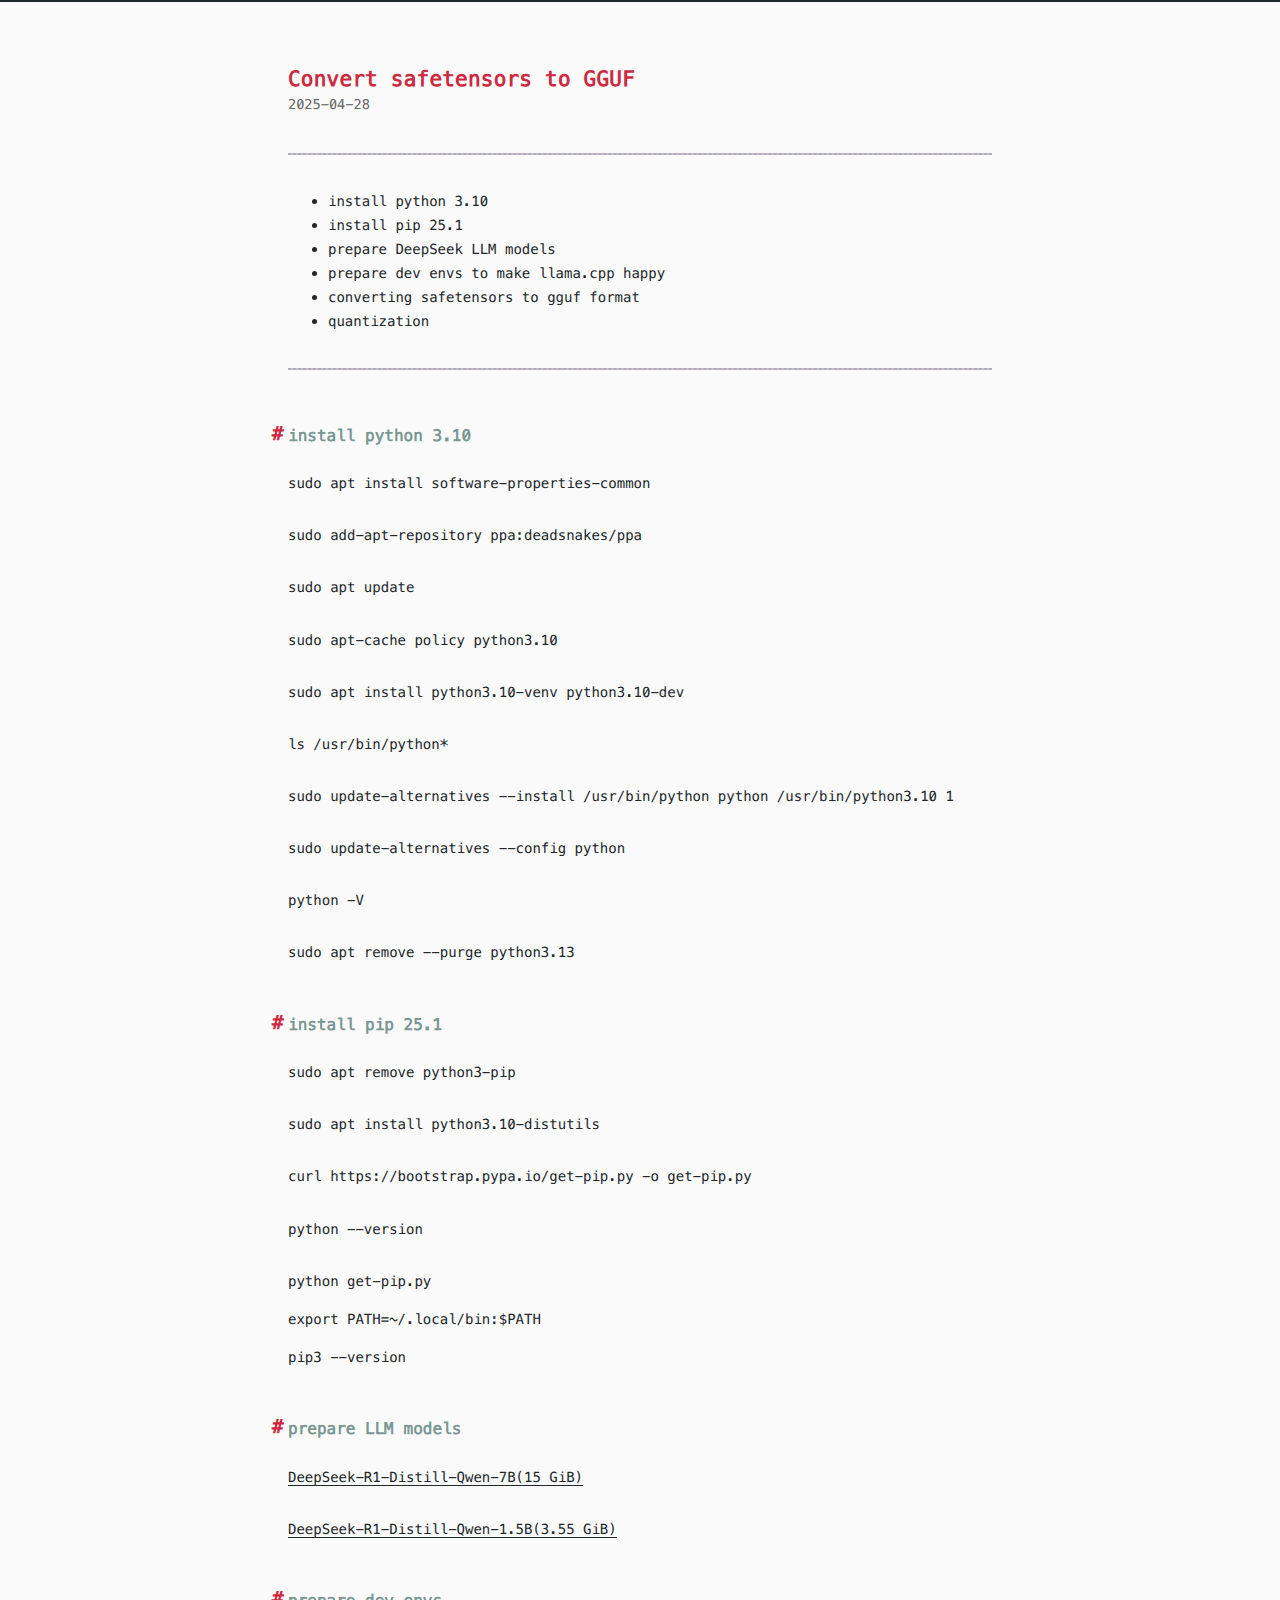
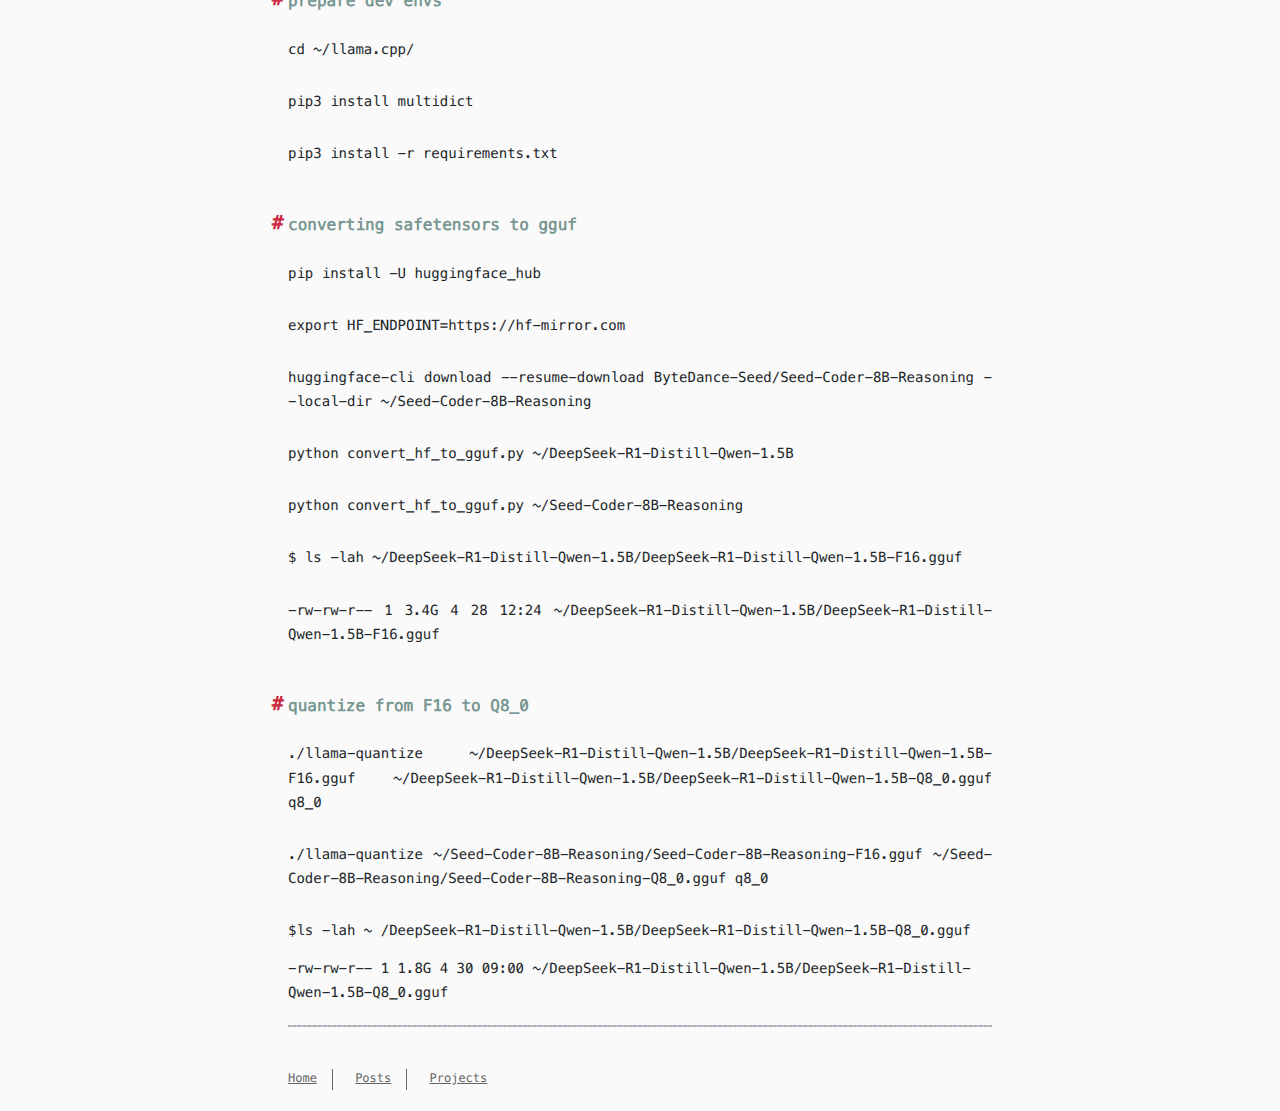
<file: posts/Convert-safetensors-to-gguf.html>
<!DOCTYPE html>
<html lang="en">
    <head>

    <meta http-equiv="content-type" content="text/html; charset=UTF-8">
    <meta charset="utf-8">
    <meta http-equiv="X-UA-Compatible" content="IE=edge">
    <meta name="HandheldFriendly" content="True">
    <meta name="viewport" content="width=device-width, initial-scale=1, maximum-scale=5">
    <meta property="og:type" content="article">
    <meta property="og:title" content="Experience in llama.cpp communtiy">
    <meta property="og:url" content="https://www.kantvai.com/posts/Convert-safetensors-to-gguf.html">
    <meta property="og:site_name" content="study and thoughts">
    <meta property="editor" content="vim">

    <meta property="og:locale" content="en_US">
    <!-- title -->
    <title>Convert safetensors to GGUF </title>

    <link rel="stylesheet" href="style.css">

    </head>

    <body class="max-width mx-auto px3 ltr">
      <div id="header-post">

      </div>

      <div class="content index py4 ">

        <article class="post h-entry" itemscope="" itemtype="http://schema.org/BlogPosting">

        <header>

            <h1 class="posttitle p-name" itemprop="name headline">
                Convert safetensors to GGUF
            </h1>

            <div class="meta">
                <span class="author p-author h-card" itemprop="author" itemscope="" itemtype="http://schema.org/Person">
                <span class="p-name" itemprop="name"></span>
                </span>

                <div class="postdate">
                    <time datetime="2025-04-28" class="dt-published" itemprop="datePublished">2025-04-28</time>
                </div>
            </div>
        </header>

    <div class="content e-content" itemprop="articleBody">

    <hr align="center" width="100%" color="#987cb9" size="2">

    <ul>
        <li> install python 3.10 </li>

        <li> install pip 25.1 </li>

        <li> prepare DeepSeek LLM models </li>

        <li> prepare dev envs to make llama.cpp happy </li>

        <li> converting safetensors to gguf format </li>

        <li> quantization </li>

    </ul>


    <hr align="center" width="100%" color="#987cb9" size="2">

<h2>install python 3.10</h2>
<p>
sudo apt install software-properties-common
</p>

<p>
sudo add-apt-repository ppa:deadsnakes/ppa
</p>

<p>
sudo apt update
</p>

<p>
sudo apt-cache policy python3.10
</p>

<p>
sudo apt install python3.10-venv python3.10-dev
</p>

<p>
ls /usr/bin/python*
</p>

<p>
sudo update-alternatives --install /usr/bin/python python /usr/bin/python3.10 1
</p>

<p>
sudo update-alternatives --config python
</p>

<p>
python -V
</p>

<p>
sudo apt remove --purge python3.13
</p>

<h2>install pip 25.1</h2>

<p>
sudo apt remove python3-pip
</p>

<p>
sudo apt install python3.10-distutils
</p>

<p>
curl https://bootstrap.pypa.io/get-pip.py -o get-pip.py
</p>

<p>
python --version
</p>

<p>
python get-pip.py
</p>

export PATH=~/.local/bin:$PATH

<p>
pip3 --version
</p>

<h2>prepare LLM models</h2>
<p><a target="_blank" rel="noopener" href="https://huggingface.co/deepseek-ai/DeepSeek-R1-Distill-Qwen-7B/tree/main">DeepSeek-R1-Distill-Qwen-7B(15 GiB)</a></p>
<p><a target="_blank" rel="noopener" href="https://huggingface.co/deepseek-ai/DeepSeek-R1-Distill-Qwen-1.5B">DeepSeek-R1-Distill-Qwen-1.5B(3.55 GiB)</a></p>


<h2>prepare dev envs</h2>
<p>
cd ~/llama.cpp/
</p>

<p>
pip3 install multidict
</p>

<p>
pip3 install -r requirements.txt
</p>

<h2>converting safetensors to gguf</h2>

<p>
pip install -U huggingface_hub
</p>
<p>
export HF_ENDPOINT=https://hf-mirror.com
</p>
<p>
huggingface-cli download --resume-download ByteDance-Seed/Seed-Coder-8B-Reasoning --local-dir ~/Seed-Coder-8B-Reasoning
</p>


<p>
python convert_hf_to_gguf.py  ~/DeepSeek-R1-Distill-Qwen-1.5B
</p>

<p>
python convert_hf_to_gguf.py  ~/Seed-Coder-8B-Reasoning
</p>

<p>
$ ls -lah ~/DeepSeek-R1-Distill-Qwen-1.5B/DeepSeek-R1-Distill-Qwen-1.5B-F16.gguf
</p>
<p>
-rw-rw-r-- 1 3.4G 4  28 12:24 ~/DeepSeek-R1-Distill-Qwen-1.5B/DeepSeek-R1-Distill-Qwen-1.5B-F16.gguf
</p>


<h2>quantize from F16 to Q8_0</h2>
<p>
./llama-quantize ~/DeepSeek-R1-Distill-Qwen-1.5B/DeepSeek-R1-Distill-Qwen-1.5B-F16.gguf ~/DeepSeek-R1-Distill-Qwen-1.5B/DeepSeek-R1-Distill-Qwen-1.5B-Q8_0.gguf q8_0
</p>

<p>
./llama-quantize ~/Seed-Coder-8B-Reasoning/Seed-Coder-8B-Reasoning-F16.gguf ~/Seed-Coder-8B-Reasoning/Seed-Coder-8B-Reasoning-Q8_0.gguf  q8_0
</p>

<p>
$ls -lah ~ /DeepSeek-R1-Distill-Qwen-1.5B/DeepSeek-R1-Distill-Qwen-1.5B-Q8_0.gguf
</p>
-rw-rw-r-- 1 1.8G 4  30 09:00 ~/DeepSeek-R1-Distill-Qwen-1.5B/DeepSeek-R1-Distill-Qwen-1.5B-Q8_0.gguf

<hr align="center" width="100%" color="#987cb9" size="2">
</div>

</article>



<footer id="footer">
  <div class="footer-center">
    <nav>
      <ul>
        <li><a href="https://www.kantvai.com/">Home</a></li>
        <li><a href="https://www.kantvai.com/posts.html">Posts</a></li>
        <li><a target="_blank" rel="noopener" href="https://github.com/kantv-ai/">Projects</a></li>
      </ul>
    </nav>
  </div>
</footer>

</div>

  <link rel="stylesheet" as="style" href="all.min.css" crossorigin="anonymous" onload="this.onload=null;this.rel='stylesheet'">


  <script src="jquery.min.js" crossorigin="anonymous"></script>

<!-- clipboard -->

  <script src="clipboard.min.js" crossorigin="anonymous"></script>
  <script type="text/javascript">
  $(function() {
    // copy-btn HTML
    var btn = "<span class=\"btn-copy tooltipped tooltipped-sw\" aria-label=\"Copy to clipboard!\">";
    btn += '<i class="fa-regular fa-clone"></i>';
    btn += '</span>';
    // mount it!
    $(".highlight table").before(btn);
    var clip = new ClipboardJS('.btn-copy', {
      text: function(trigger) {
        return Array.from(trigger.nextElementSibling.querySelectorAll('.code')).reduce((str,it)=>str+it.innerText+'\n','')
      }
    });
    clip.on('success', function(e) {
      e.trigger.setAttribute('aria-label', "Copied!");
      e.clearSelection();
    })
  })
  </script>


<script src="main.js"></script>

</body>
</html>
</file>
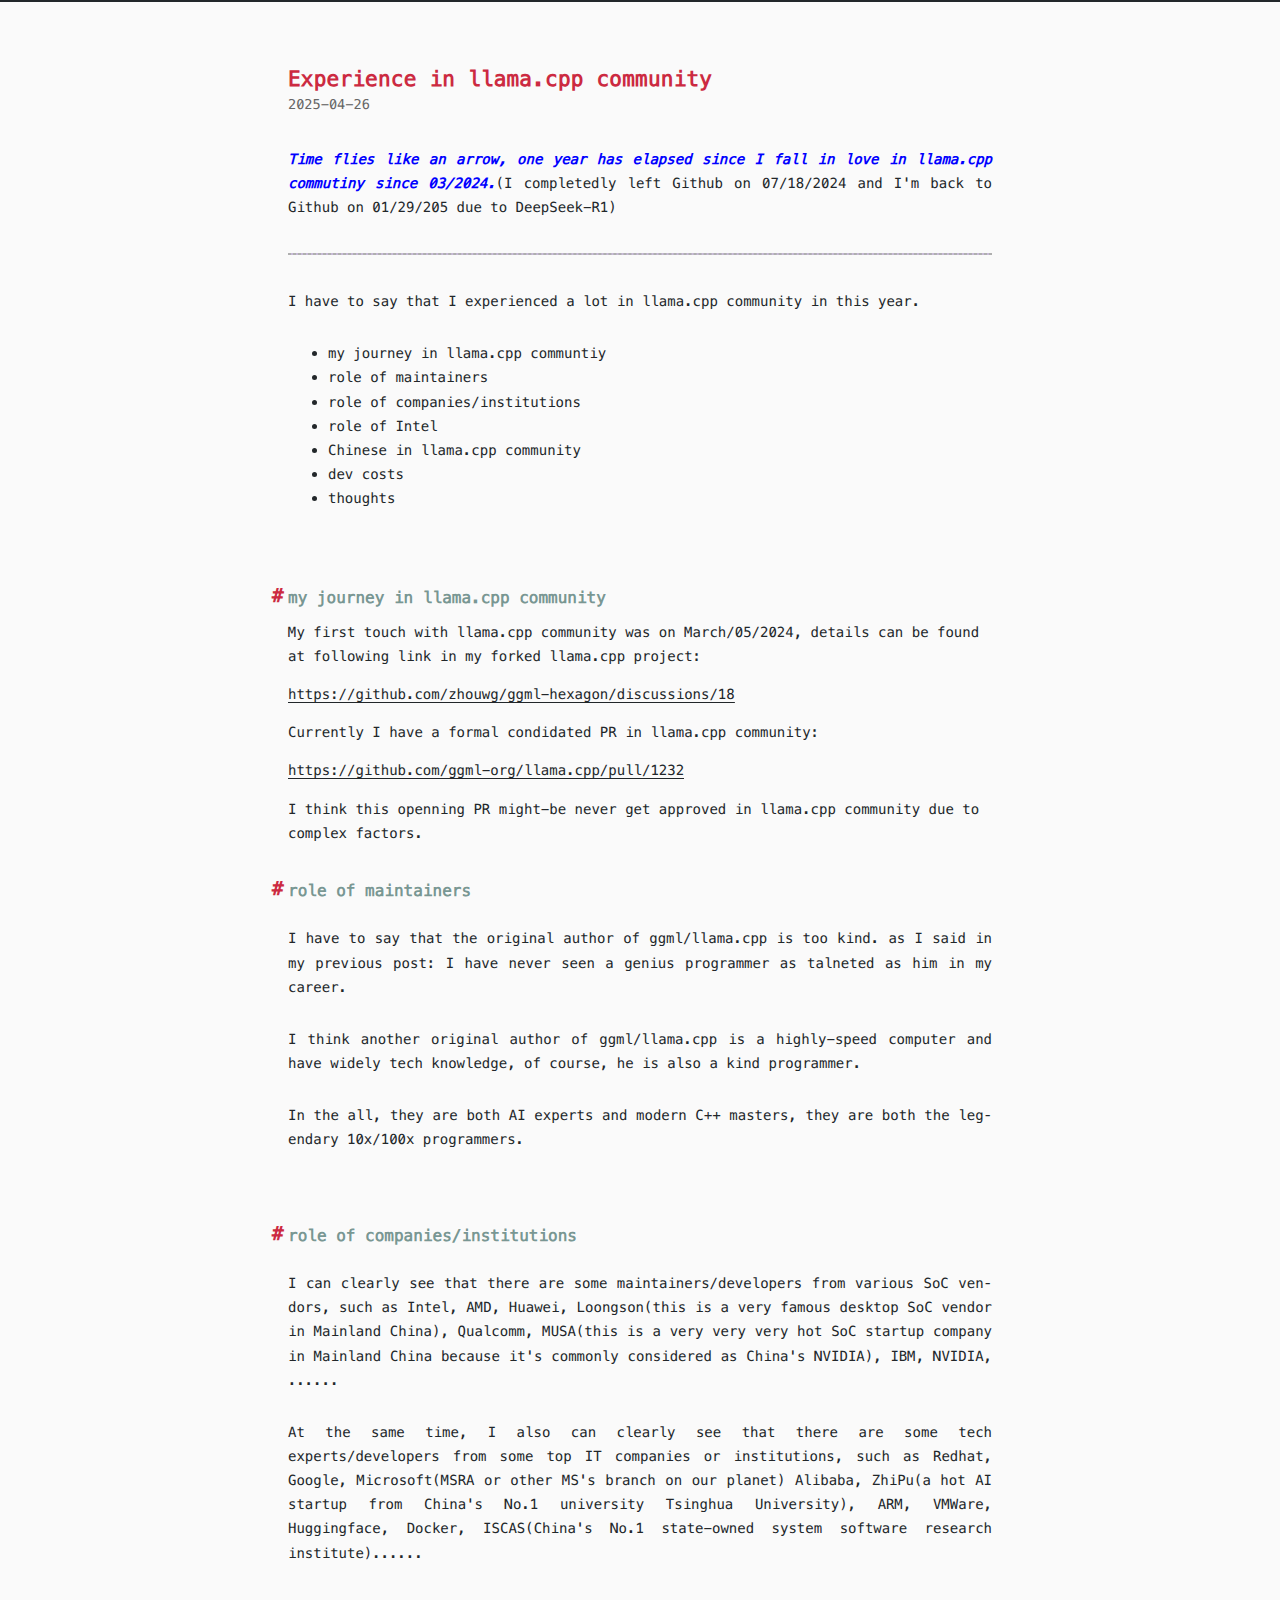
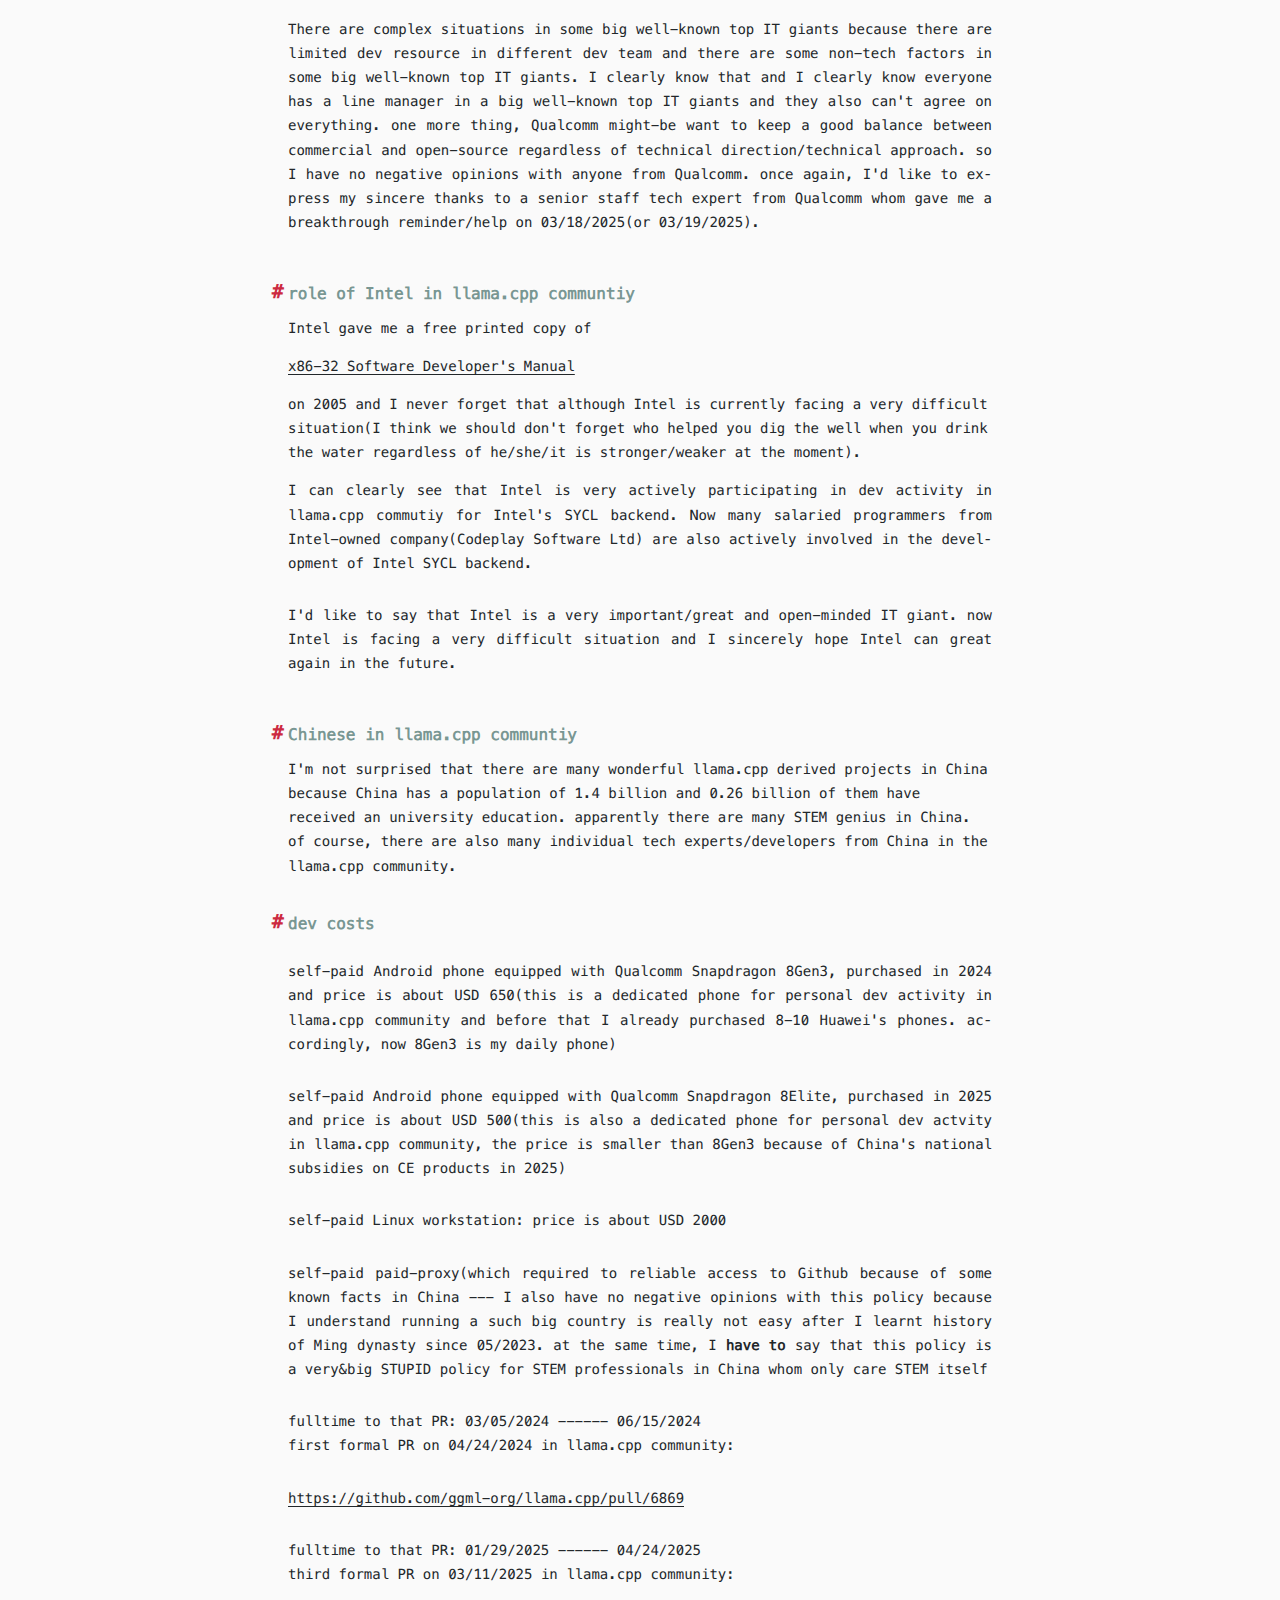
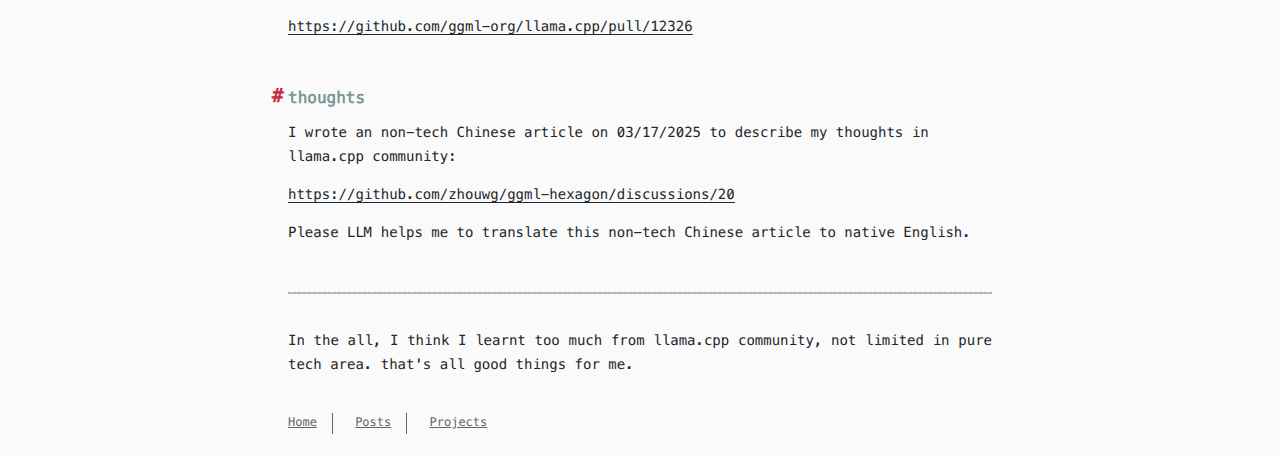
<file: posts/Experience-in-llama-cpp-community.html>
<!DOCTYPE html>
<html lang="en"><head>
<meta http-equiv="content-type" content="text/html; charset=UTF-8">
    <!-- so meta -->
    <meta charset="utf-8">
    <meta http-equiv="X-UA-Compatible" content="IE=edge">
    <meta name="HandheldFriendly" content="True">
    <meta name="viewport" content="width=device-width, initial-scale=1, maximum-scale=5">
<meta property="og:type" content="article">
<meta property="og:title" content="Experience in llama.cpp communtiy">
<meta property="og:url" content="https://www.kantvai.com/posts/Experience-in-llama-cpp-community.html">
<meta property="og:site_name" content="study and thoughts">
<meta property="og:locale" content="en_US">
    <!-- title -->
    <title>Experience in llama.cpp communtiy</title>

<link rel="stylesheet" href="style.css">

<meta name="generator" content="Hexo 7.1.1 + VIM"></head>

<body class="max-width mx-auto px3 ltr">
      <div id="header-post">
      </div>

    <div class="content index py4 ">
        <article class="post h-entry" itemscope="" itemtype="http://schema.org/BlogPosting">
  <header>
    <h1 class="posttitle p-name" itemprop="name headline">
        Experience in llama.cpp community
    </h1>



    <div class="meta">
      <span class="author p-author h-card" itemprop="author" itemscope="" itemtype="http://schema.org/Person">
        <span class="p-name" itemprop="name"></span>
      </span>
      
    <div class="postdate">
      
        <time datetime="2025-04-26" class="dt-published" itemprop="datePublished">2025-04-26</time>
        
      
    </div>
   </div>
 </header>
  

  <div class="content e-content" itemprop="articleBody">
    <p><b><i><font color="blue">Time flies like an arrow, one year has elapsed since I fall in love in llama.cpp commutiny since 03/2024.</font></i></b>(I completedly left Github on 07/18/2024 and I'm back to Github on 01/29/205 due to DeepSeek-R1)</p>
<hr align="center" width="100%" color="#987cb9" size="2">


<p>
I have to say that I experienced a lot in llama.cpp community in this year.

</p>

<ul>
    <li> my journey in llama.cpp communtiy </li>

    <li> role of maintainers </li>

    <li> role of companies/institutions </li>

    <li> role of Intel </li>

    <li> Chinese in llama.cpp community </li>

    <li> dev costs</li>

    <li> thoughts </li>
</ul>

<p>

<h2>my journey in llama.cpp community</h2>
My first touch with llama.cpp community was on March/05/2024, details can be found at following link in my forked llama.cpp project:

<p><a target="_blank" rel="noopener" href="https://github.com/zhouwg/ggml-hexagon/discussions/18">https://github.com/zhouwg/ggml-hexagon/discussions/18</a></p>

Currently I have a formal condidated PR in llama.cpp community:

<p><a target="_blank" rel="noopener" href="https://github.com/ggml-org/llama.cpp/pull/12326">https://github.com/ggml-org/llama.cpp/pull/1232</a></p>

I think this openning PR might-be never get approved in llama.cpp community due to complex factors.


<h2>role of maintainers</h2>

<p>
I have to say that the original author of ggml/llama.cpp is too kind. as I said in my previous post: I have never seen a genius programmer as talneted as him in my career.
</p>

<p>
I think another original author of ggml/llama.cpp is a highly-speed computer and have widely tech knowledge, of course, he is also a kind programmer.
</p>

<p>
In the all, they are both AI experts and modern C++ masters, they are both the legendary 10x/100x programmers.
</p>

<br>

<h2>role of companies/institutions</h2>
<p>
I can clearly see that there are some maintainers/developers from various SoC vendors, such as Intel, AMD, Huawei, Loongson(this is a very famous desktop SoC vendor in Mainland China), Qualcomm, MUSA(this is a very very very hot SoC startup company in Mainland China because it's commonly considered as China's NVIDIA), IBM, NVIDIA,  ......
</p>

<p>
At the same time, I also can clearly see that there are some tech experts/developers from some top IT companies or institutions, such as Redhat, Google, Microsoft(MSRA or other MS's branch on our planet) Alibaba, ZhiPu(a hot AI startup from China's No.1 university Tsinghua University), ARM, VMWare, Huggingface, Docker, ISCAS(China's No.1 state-owned system software research institute)......

</p>

<br>
<p>

There are complex situations in some big well-known top IT giants because there are limited dev resource in different dev team and there are some non-tech factors in some big well-known top IT giants. I clearly know that and I clearly know everyone has a line manager in a big well-known top IT giants and they also can't agree on everything. one more thing, Qualcomm might-be want to keep a good balance between commercial and open-source regardless of technical direction/technical approach. so I have no negative opinions with anyone from Qualcomm. once again, I'd like to express my sincere thanks to a senior staff tech expert from Qualcomm whom gave me a breakthrough reminder/help on 03/18/2025(or 03/19/2025).
<br>
</p>

<h2>role of Intel in llama.cpp communtiy</h2>

Intel gave me a free printed copy of
<p><a target="_blank" ref="noopener" href="https://www.intel.com/content/www/us/en/developer/articles/technical/intel-sdm.html">x86-32 Software Developer's Manual</a></p>
on 2005 and I never forget that although Intel is currently facing a very difficult situation(I think we should don't forget who helped you dig the well when you drink the water regardless of he/she/it is stronger/weaker at the moment).


<p>
I can clearly see that Intel is very actively participating in dev activity in llama.cpp commutiy for Intel's SYCL backend. Now many salaried programmers from Intel-owned company(Codeplay Software Ltd) are also actively involved in the development of Intel SYCL backend.
</p>

<p>
I'd like to say that Intel is a very important/great and open-minded IT giant. now Intel is facing a very difficult situation and I sincerely hope Intel can great again in the future.
</p>

<h2>Chinese in llama.cpp communtiy</h2>

 I'm not surprised that there are many wonderful llama.cpp derived projects in China because China has a population of 1.4 billion and 0.26 billion of them have received an university education. apparently there are many STEM genius in China. of course, there are also many individual tech experts/developers from China in the llama.cpp community.

<h2>dev costs</h2>

<p>
self-paid Android phone equipped with Qualcomm Snapdragon 8Gen3, purchased in 2024 and price is about USD 650(this is a dedicated phone for personal dev activity in llama.cpp community and before that I already purchased 8-10 Huawei's phones. accordingly, now 8Gen3 is my daily phone)
</p>
<p>
self-paid Android phone equipped with Qualcomm Snapdragon 8Elite, purchased in 2025 and price is about USD 500(this is also a dedicated phone for personal dev actvity in llama.cpp community, the price is smaller than 8Gen3 because of China's national subsidies on CE products in 2025)
</p>
<p>
self-paid Linux workstation: price is about USD 2000
</p>
<p>
self-paid paid-proxy(which required to reliable access to Github because of some known facts in China --- I also have no negative opinions with this policy because I understand running a such big country is really not easy after I learnt history of Ming dynasty since 05/2023. at the same time, I <b>have to</b> say that this policy is a very&big STUPID policy for STEM professionals in China whom only care STEM itself</a>
</p>

<p>
fulltime to that PR: 03/05/2024 ------ 06/15/2024
<br>
first formal PR on 04/24/2024 in llama.cpp community:
<p><a target="_blank" rel="noopener" href="https://github.com/ggml-org/llama.cpp/pull/6869">https://github.com/ggml-org/llama.cpp/pull/6869</a></p>

<p>
fulltime to that PR: 01/29/2025 ------ 04/24/2025
<br>
third formal PR on 03/11/2025 in llama.cpp community:
</p>
<p><a target="_blank" rel="noopener" href="https://github.com/ggml-org/llama.cpp/pull/12326">https://github.com/ggml-org/llama.cpp/pull/12326</a></p>


<h2>thoughts</h2>

I wrote an non-tech Chinese article on 03/17/2025 to describe my thoughts in llama.cpp community:
<p><a target="_blank" rel="noopener" href="https://github.com/zhouwg/ggml-hexagon/discussions/20">https://github.com/zhouwg/ggml-hexagon/discussions/20</a></p>

Please LLM helps me to translate this non-tech Chinese article to native English.

</p>

<hr align="center" width="100%" color="#987cb9" size="2">

<p>In the all, I think I learnt too much from llama.cpp community, not limited in pure tech area. that's all good things for me.</p>

</div>

</article>



<footer id="footer">
  <div class="footer-center">
    <nav>
      <ul>
        <li><a href="https://www.kantvai.com/">Home</a></li>
        <li><a href="https://www.kantvai.com/posts.html">Posts</a></li>
        <li><a target="_blank" rel="noopener" href="https://github.com/kantv-ai/">Projects</a></li>
      </ul>
    </nav>
  </div>
</footer>

    </div>
    <!-- styles -->



  <link rel="stylesheet" as="style" href="all.min.css" crossorigin="anonymous" onload="this.onload=null;this.rel='stylesheet'">


    <!-- jquery -->

  <script src="jquery.min.js" crossorigin="anonymous"></script>




<!-- clipboard -->

  
    <script src="clipboard.min.js" crossorigin="anonymous"></script>
  
  <script type="text/javascript">
  $(function() {
    // copy-btn HTML
    var btn = "<span class=\"btn-copy tooltipped tooltipped-sw\" aria-label=\"Copy to clipboard!\">";
    btn += '<i class="fa-regular fa-clone"></i>';
    btn += '</span>';
    // mount it!
    $(".highlight table").before(btn);
    var clip = new ClipboardJS('.btn-copy', {
      text: function(trigger) {
        return Array.from(trigger.nextElementSibling.querySelectorAll('.code')).reduce((str,it)=>str+it.innerText+'\n','')
      }
    });
    clip.on('success', function(e) {
      e.trigger.setAttribute('aria-label', "Copied!");
      e.clearSelection();
    })
  })
  </script>


<script src="main.js"></script>




</body></html>
</file>
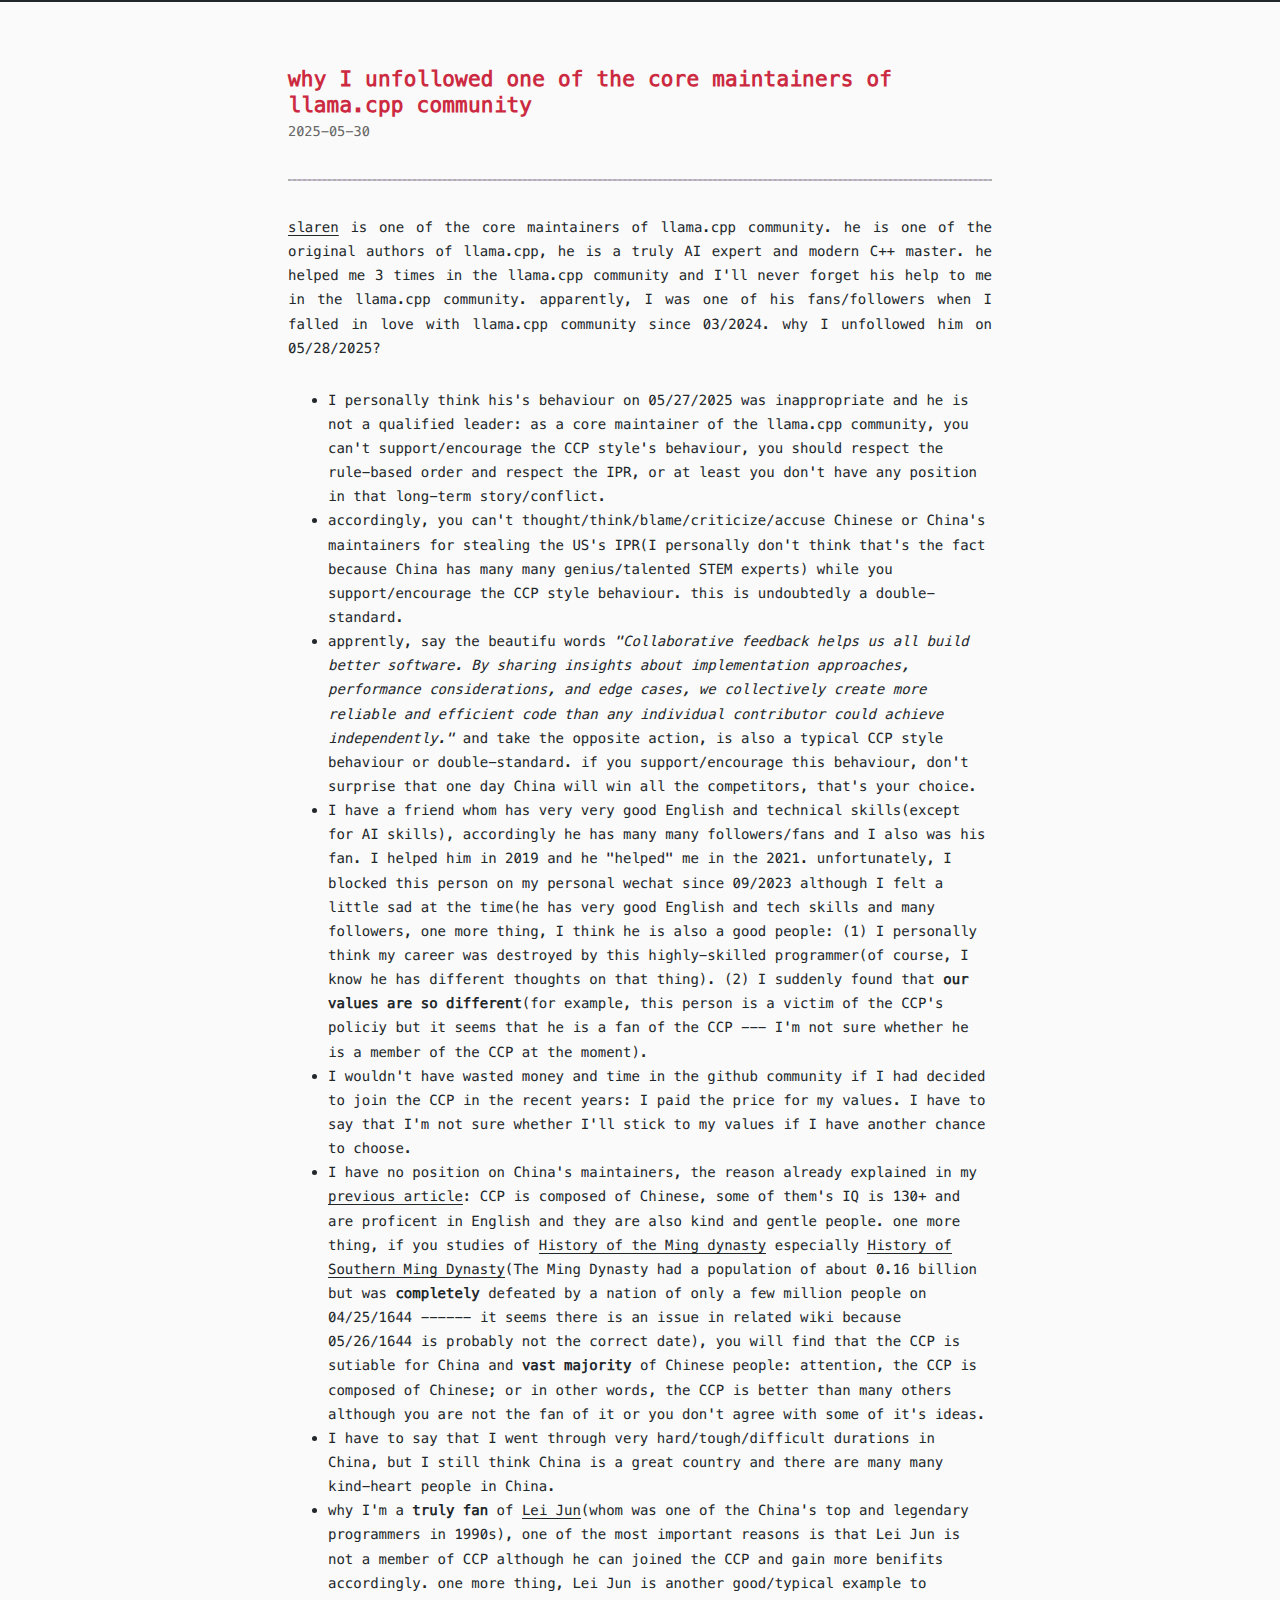
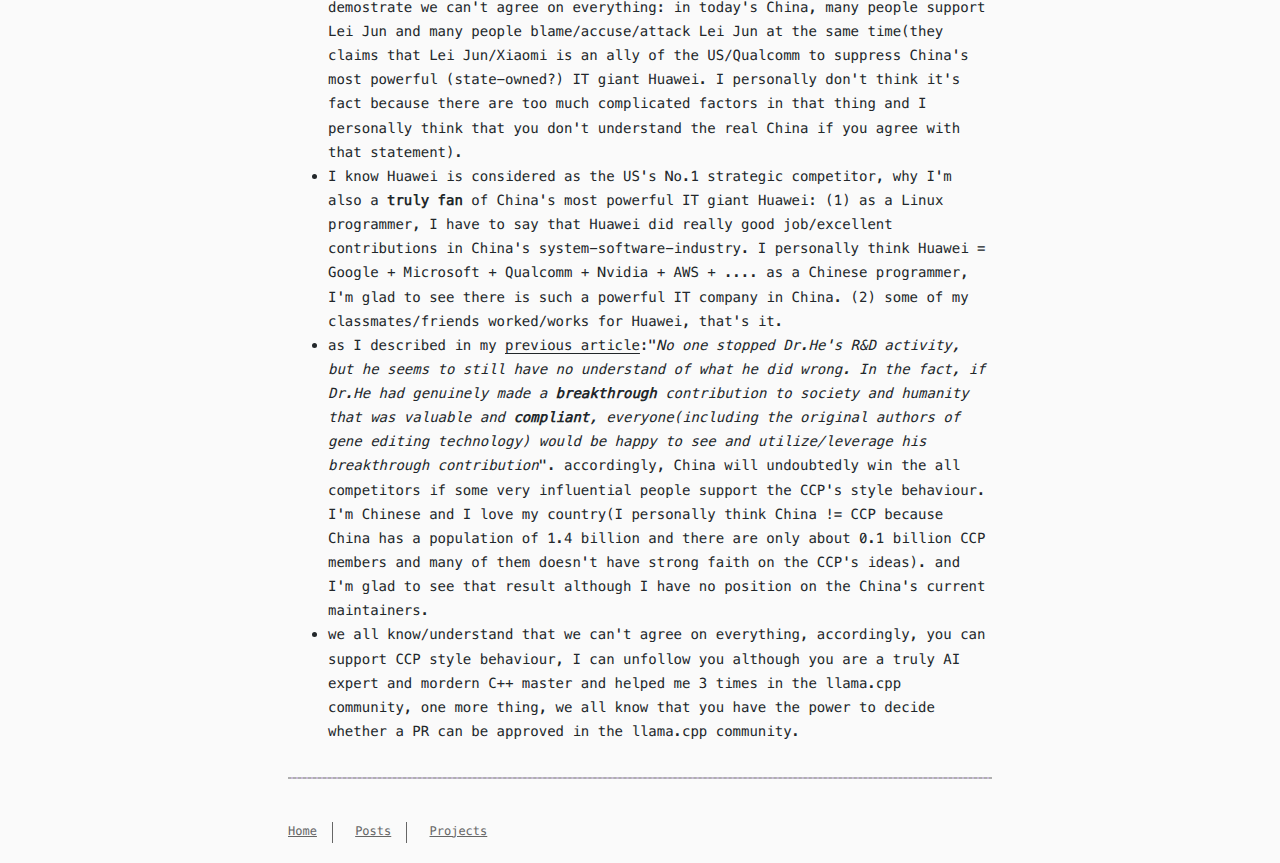
<file: posts/why-I-unfollowed-one-of-the-core-maintainers-of-llamacpp-community.html>
<!DOCTYPE html>
<html lang="en">
    <head>

    <meta http-equiv="content-type" content="text/html; charset=UTF-8">
    <meta charset="utf-8">
    <meta http-equiv="X-UA-Compatible" content="IE=edge">
    <meta name="HandheldFriendly" content="True">
    <meta name="viewport" content="width=device-width, initial-scale=1, maximum-scale=5">
    <meta property="og:type" content="article">
    <meta property="og:title" content="why I unfollowed one of the core maintainers of llama.cpp community">
    <meta property="og:url" content="https://www.kantvai.com/posts/why-I-unfollowed-one-of-the-core-maintainers-of-llamacpp-community.html">
    <meta property="og:site_name" content="study and thoughts">
    <meta property="editor" content="vim">

    <meta property="og:locale" content="en_US">
    <!-- title -->
    <title>why I unfollowed one of the core maintainers of llama.cpp community</title>

    <link rel="stylesheet" href="style.css">

    </head>

    <body class="max-width mx-auto px3 ltr">
      <div id="header-post">

      </div>

      <div class="content index py4 ">

        <article class="post h-entry" itemscope="" itemtype="http://schema.org/BlogPosting">

        <header>

            <h1 class="posttitle p-name" itemprop="name headline">
                why I unfollowed one of the core maintainers of llama.cpp community
            </h1>

            <div class="meta">
                <span class="author p-author h-card" itemprop="author" itemscope="" itemtype="http://schema.org/Person">
                <span class="p-name" itemprop="name"></span>
                </span>

                <div class="postdate">
                    <time datetime="2025-05-30" class="dt-published" itemprop="datePublished">2025-05-30</time>
                </div>
            </div>
        </header>

    <div class="content e-content" itemprop="articleBody">

    <hr align="center" width="100%" color="#987cb9" size="2">

    <p>
    <a href="https://github.com/slaren/" target="_blank">slaren</a> is one of the core maintainers of llama.cpp community. he is one of the original authors of llama.cpp, he is a truly AI expert and modern C++ master. he helped me 3 times in the llama.cpp community and I'll never forget his help to me in the llama.cpp community. apparently, I was one of his fans/followers when I falled in love with llama.cpp community since 03/2024. why I unfollowed him on 05/28/2025?
    </p>

    <ul>
        <li> I personally think his's behaviour on 05/27/2025 was inappropriate and he is not a qualified leader: as a core maintainer of the llama.cpp community, you can't support/encourage the CCP style's behaviour, you should respect the rule-based order and respect the IPR, or at least you don't have any position in that long-term story/conflict.</li>
        <li> accordingly, you can't thought/think/blame/criticize/accuse Chinese or China's maintainers for stealing the US's IPR(I personally don't think that's the fact because China has many many genius/talented STEM experts) while you support/encourage the CCP style behaviour. this is undoubtedly a double-standard.</li>
        <li> apprently, say the beautifu words <i>"Collaborative feedback helps us all build better software. By sharing insights about implementation approaches, performance considerations, and edge cases, we collectively create more reliable and efficient code than any individual contributor could achieve independently."</i> and take the opposite action, is also a typical CCP style behaviour or double-standard. if you support/encourage this behaviour, don't surprise that one day China will win all the competitors, that's your choice.
        <li> I have a friend whom has very very good English and technical skills(except for AI skills), accordingly he has many many followers/fans and I also was his fan. I helped him in 2019 and he "helped" me in the 2021. unfortunately, I blocked this person on my personal wechat since 09/2023 although I felt a little sad at the time(he has very good English and tech skills and many followers, one more thing, I think he is also a good people: (1) I personally think my career was destroyed by this highly-skilled programmer(of course, I know he has different thoughts on that thing). (2) I suddenly found that <b>our values are so different</b>(for example, this person is a victim of the CCP's policiy but it seems that he is a fan of the CCP --- I'm not sure whether he is a member of the CCP at the moment). </li>
        <li> I wouldn't have wasted money and time in the github community if I had decided to join the CCP in the recent years: I paid the price for my values. I have to say that I'm not sure whether I'll stick to my values if I have another chance to choose.</li>
        <li> I have no position on China's maintainers, the reason already explained in my <a href="https://www.kantvai.com/posts/why-the-US-will-lose-in-the-competition-with-China.html" target="_blank">previous article</a>: CCP is composed of Chinese, some of them's IQ is 130+ and are proficent in English and they are also kind and gentle people. one more thing, if you studies of <a href="https://en.wikipedia.org/wiki/History_of_the_Ming_dynasty" target="_blank">History of the Ming dynasty</a> especially <a href="https://en.wikipedia.org/wiki/Southern_Ming">History of Southern Ming Dynasty</a>(The Ming Dynasty had a population of about 0.16 billion but was <b>completely</b> defeated by a nation of only a few million people on 04/25/1644 ------ it seems there is an issue in related wiki because 05/26/1644 is probably not the correct date), you will find that the CCP is sutiable for China and <b>vast majority</b> of Chinese people: attention, the CCP is composed of Chinese; or in other words, the CCP is better than many others although you are not the fan of it or you don't agree with some of it's ideas.</li>
        <li> I have to say that I went through very hard/tough/difficult durations in China, but I still think China is a great country and there are many many kind-heart people in China.</li>
        <li> why I'm a <b>truly fan</b> of <a href="https://en.wikipedia.org/wiki/Lei_Jun" target="_blank">Lei Jun</a>(whom was one of the China's top and legendary programmers in 1990s), one of the most important reasons is that Lei Jun is not a member of CCP although he can joined the CCP and gain more benifits accordingly. one more thing, Lei Jun is another good/typical example to demostrate we can't agree on everything: in today's China, many people support Lei Jun and many people blame/accuse/attack Lei Jun at the same time(they claims that Lei Jun/Xiaomi is an ally of the US/Qualcomm to suppress China's most powerful (state-owned?) IT giant Huawei. I personally don't think it's fact because there are too much complicated factors in that thing and I personally think that you don't understand the real China if you agree with that statement).</li>
        <li> I know Huawei is considered as the US's No.1 strategic competitor, why I'm also a <b>truly fan</b> of China's most powerful IT giant Huawei: (1) as a Linux programmer, I have to say that Huawei did really good job/excellent contributions in China's system-software-industry. I personally think Huawei = Google + Microsoft + Qualcomm + Nvidia + AWS + .... as a Chinese programmer, I'm glad to see there is such a powerful IT company in China. (2) some of my classmates/friends worked/works for Huawei, that's it.</li>
        <li> as I described in my <a href="https://www.kantvai.com/posts/why-the-highly-skilled-Dr.He-did-not-receive-widespread-support.html" target_"_blank">previous article</a>:"<i>No one stopped Dr.He's R&D activity, but he seems to still have no understand of what he did wrong. In the fact, if Dr.He had genuinely made a <b>breakthrough</b> contribution to society and humanity that was valuable and <b>compliant</b>, everyone(including the original authors of gene editing technology) would be happy to see and utilize/leverage his breakthrough contribution</i>". accordingly, China will undoubtedly win the all competitors if some very influential people support the CCP's style behaviour. I'm Chinese and I love my country(I personally think China != CCP because China has a population of 1.4 billion and there are only about 0.1 billion CCP members and many of them doesn't have strong faith on the CCP's ideas).  and I'm glad to see that result although I have no position on the China's current maintainers.</li>
        <li> we all know/understand that we can't agree on everything, accordingly, you can support CCP style behaviour, I can unfollow you although you are a truly AI expert and mordern C++ master and helped me 3 times in the llama.cpp community, one more thing, we all know that you have the power to decide whether a PR can be approved in the llama.cpp community.</li>
       </ul>


    <hr align="center" width="100%" color="#987cb9" size="2">


</div>

</article>



<footer id="footer">
  <div class="footer-center">
    <nav>
      <ul>
        <li><a href="https://www.kantvai.com/">Home</a></li>
        <li><a href="https://www.kantvai.com/posts.html">Posts</a></li>
        <li><a target="_blank" rel="noopener" href="https://github.com/kantv-ai/">Projects</a></li>
      </ul>
    </nav>
  </div>
</footer>

</div>

  <link rel="stylesheet" as="style" href="all.min.css" crossorigin="anonymous" onload="this.onload=null;this.rel='stylesheet'">


  <script src="jquery.min.js" crossorigin="anonymous"></script>

<!-- clipboard -->

  <script src="clipboard.min.js" crossorigin="anonymous"></script>
  <script type="text/javascript">
  $(function() {
    // copy-btn HTML
    var btn = "<span class=\"btn-copy tooltipped tooltipped-sw\" aria-label=\"Copy to clipboard!\">";
    btn += '<i class="fa-regular fa-clone"></i>';
    btn += '</span>';
    // mount it!
    $(".highlight table").before(btn);
    var clip = new ClipboardJS('.btn-copy', {
      text: function(trigger) {
        return Array.from(trigger.nextElementSibling.querySelectorAll('.code')).reduce((str,it)=>str+it.innerText+'\n','')
      }
    });
    clip.on('success', function(e) {
      e.trigger.setAttribute('aria-label', "Copied!");
      e.clearSelection();
    })
  })
  </script>


<script src="main.js"></script>

</body>
</html>
</file>
<file: css/style.css>
.inline {
  display: inline;
}
.block {
  display: block;
}
.inline-block {
  display: inline-block;
}
.table {
  display: table;
}
.table-cell {
  display: table-cell;
}
.overflow-hidden {
  overflow: hidden;
}
.overflow-scroll {
  overflow: scroll;
}
.overflow-auto {
  overflow: auto;
}
.clearfix:before,
.clearfix:after {
  display: table;
  content: " ";
}
.clearfix:after {
  clear: both;
}
.left {
  float: left;
}
.right {
  float: right;
}
.fit {
  max-width: 100%;
}
.truncate {
  display: inline-block;
  overflow: hidden;
  text-overflow: ellipsis;
  white-space: nowrap;
}
.max-width-1 {
  max-width: 24rem;
}
.max-width-2 {
  max-width: 32rem;
}
.max-width-3 {
  max-width: 48rem;
}
.max-width-4 {
  max-width: 64rem;
}
.border-box {
  box-sizing: border-box;
}
.m0 {
  margin: 0;
}
.mt0 {
  margin-top: 0;
}
.mr0 {
  margin-right: 0;
}
.mb0 {
  margin-bottom: 0;
}
.ml0 {
  margin-left: 0;
}
.mx0 {
  margin-right: 0;
  margin-left: 0;
}
.my0 {
  margin-top: 0;
  margin-bottom: 0;
}
.m1 {
  margin: 0.5rem;
}
.mt1 {
  margin-top: 0.5rem;
}
.mr1 {
  margin-right: 0.5rem;
}
.mb1 {
  margin-bottom: 0.5rem;
}
.ml1 {
  margin-left: 0.5rem;
}
.mx1 {
  margin-right: 0.5rem;
  margin-left: 0.5rem;
}
.my1 {
  margin-top: 0.5rem;
  margin-bottom: 0.5rem;
}
.m2 {
  margin: 1rem;
}
.mt2 {
  margin-top: 1rem;
}
.mr2 {
  margin-right: 1rem;
}
.mb2 {
  margin-bottom: 1rem;
}
.ml2 {
  margin-left: 1rem;
}
.mx2 {
  margin-right: 1rem;
  margin-left: 1rem;
}
.my2 {
  margin-top: 1rem;
  margin-bottom: 1rem;
}
.m3 {
  margin: 2rem;
}
.mt3 {
  margin-top: 2rem;
}
.mr3 {
  margin-right: 2rem;
}
.mb3 {
  margin-bottom: 2rem;
}
.ml3 {
  margin-left: 2rem;
}
.mx3 {
  margin-right: 2rem;
  margin-left: 2rem;
}
.my3 {
  margin-top: 2rem;
  margin-bottom: 2rem;
}
.m4 {
  margin: 4rem;
}
.mt4 {
  margin-top: 4rem;
}
.mr4 {
  margin-right: 4rem;
}
.mb4 {
  margin-bottom: 4rem;
}
.ml4 {
  margin-left: 4rem;
}
.mx4 {
  margin-right: 4rem;
  margin-left: 4rem;
}
.my4 {
  margin-top: 4rem;
  margin-bottom: 4rem;
}
.mxn1 {
  margin-right: -0.5rem;
  margin-left: -0.5rem;
}
.mxn2 {
  margin-right: -1rem;
  margin-left: -1rem;
}
.mxn3 {
  margin-right: -2rem;
  margin-left: -2rem;
}
.mxn4 {
  margin-right: -4rem;
  margin-left: -4rem;
}
.ml-auto {
  margin-left: auto;
}
.mr-auto {
  margin-right: auto;
}
.mx-auto {
  margin-right: auto;
  margin-left: auto;
}
.p0 {
  padding: 0;
}
.pt0 {
  padding-top: 0;
}
.pr0 {
  padding-right: 0;
}
.pb0 {
  padding-bottom: 0;
}
.pl0 {
  padding-left: 0;
}
.px0 {
  padding-right: 0;
  padding-left: 0;
}
.py0 {
  padding-top: 0;
  padding-bottom: 0;
}
.p1 {
  padding: 0.5rem;
}
.pt1 {
  padding-top: 0.5rem;
}
.pr1 {
  padding-right: 0.5rem;
}
.pb1 {
  padding-bottom: 0.5rem;
}
.pl1 {
  padding-left: 0.5rem;
}
.py1 {
  padding-top: 0.5rem;
  padding-bottom: 0.5rem;
}
.px1 {
  padding-right: 0.5rem;
  padding-left: 0.5rem;
}
.p2 {
  padding: 1rem;
}
.pt2 {
  padding-top: 1rem;
}
.pr2 {
  padding-right: 1rem;
}
.pb2 {
  padding-bottom: 1rem;
}
.pl2 {
  padding-left: 1rem;
}
.py2 {
  padding-top: 1rem;
  padding-bottom: 1rem;
}
.px2 {
  padding-right: 1rem;
  padding-left: 1rem;
}
.p3 {
  padding: 2rem;
}
.pt3 {
  padding-top: 2rem;
}
.pr3 {
  padding-right: 2rem;
}
.pb3 {
  padding-bottom: 2rem;
}
.pl3 {
  padding-left: 2rem;
}
.py3 {
  padding-top: 2rem;
  padding-bottom: 2rem;
}
.px3 {
  padding-right: 2rem;
  padding-left: 2rem;
}
.p4 {
  padding: 4rem;
}
.pt4 {
  padding-top: 4rem;
}
.pr4 {
  padding-right: 4rem;
}
.pb4 {
  padding-bottom: 4rem;
}
.pl4 {
  padding-left: 4rem;
}
.py4 {
  padding-top: 4rem;
  padding-bottom: 4rem;
}
.px4 {
  padding-right: 4rem;
  padding-left: 4rem;
}
body h1,
body .h1 {
  display: block;
  margin-top: 3rem;
  margin-bottom: 1rem;
  color: #cc2a41;
  letter-spacing: 0.01em;
  font-weight: 700;
  font-style: normal;
  font-size: 1.5em;
  -moz-osx-font-smoothing: grayscale;
  -webkit-font-smoothing: antialiased;
}
body h2,
body .h2 {
  position: relative;
  display: block;
  margin-top: 2rem;
  margin-bottom: 0.5rem;
  color: rgba(86,124,119,0.8);
  text-transform: none;
  letter-spacing: normal;
  font-weight: bold;
  font-size: 1rem;
}
body h3 {
  color: rgba(86,124,119,0.8);
  text-decoration: underline;
  font-weight: bold;
  font-size: 0.9rem;
}
body h4,
body h5,
body h6 {
  display: inline;
  text-decoration: none;
  color: #666;
  font-weight: bold;
  font-size: 0.9rem;
}
body h3,
body h4,
body h5,
body h6 {
  margin-top: 0.9rem;
  margin-bottom: 0.5rem;
}
body hr {
  border: 0.5px dashed #666;
  opacity: 0.5;
  margin: 0;
  margin-top: 20px;
  margin-bottom: 20px;
}
body strong {
  font-weight: bold;
}
body em,
body cite {
  font-style: italic;
}
body sup,
body sub {
  position: relative;
  vertical-align: baseline;
  font-size: 0.75em;
  line-height: 0;
}
body sup {
  top: -0.5em;
}
body sub {
  bottom: -0.2em;
}
body small {
  font-size: 0.85em;
}
body acronym,
body abbr {
  border-bottom: 1px dotted;
}
body ul,
body ol,
body dl {
  line-height: 1.725;
}
body ul ul,
body ol ul,
body ul ol,
body ol ol {
  margin-top: 0;
  margin-bottom: 0;
}
body ol {
  list-style: decimal;
}
body dt {
  font-weight: bold;
}
body table {
  width: 100%;
  border-collapse: collapse;
  text-align: left;
  font-size: 12px;
  overflow: auto;
  display: block;
}
body th {
  padding: 8px;
  border-bottom: 1px dashed #666;
  color: rgba(86,124,119,0.8);
  font-weight: bold;
  font-size: 13px;
}
body td {
  padding: 0 8px;
  border-bottom: none;
}
@font-face {
  font-style: normal;
  font-family: "Meslo LG";
  src: local("Meslo LG S"), url("../lib/meslo-LG/MesloLGS-Regular.ttf") format("truetype");
}
*,
*:before,
*:after {
  box-sizing: border-box;
}
/* Scroll bar */
/* For Firefox */
* {
  scrollbar-color: #aaa transparent;
}
/* For Chrome, Edge, and Safari */
*::-webkit-scrollbar {
  width: 8px;
  height: 6px;
}
*::-webkit-scrollbar-track {
  background: transparent;
}
*::-webkit-scrollbar-thumb {
  background-color: #aaa;
  border-radius: 6px;
}
*::-webkit-scrollbar-thumb:hover {
  background-color: #888;
}
*::-webkit-scrollbar-thumb:active {
  background-color: #777;
}
html {
  margin: 0;
  padding: 0;
  height: 100%;
  border-top: 2px solid #22272a;
  -webkit-text-size-adjust: 100%;
  -ms-text-size-adjust: 100%;
}
body {
  margin: 0;
  height: 100%;
  background-color: #fafafa;
  color: #22272a;
  font-weight: 400;
  font-size: 14px;
  font-family: "Menlo", "Meslo LG", monospace;
  line-height: 1.725;
  text-rendering: geometricPrecision;
  -moz-osx-font-smoothing: grayscale;
  -webkit-font-smoothing: antialiased;
}
.content {
  position: relative;
  display: flex;
  flex-direction: column;
  min-height: 100%;
  overflow-wrap: break-word;
}
.content p {
  hyphens: auto;
  -moz-hyphens: auto;
  -ms-hyphens: auto;
  -webkit-hyphens: auto;
}
.content code {
  hyphens: manual;
  -moz-hyphens: manual;
  -ms-hyphens: manual;
  -webkit-hyphens: manual;
}
.content a {
  color: #22272a;
  text-decoration: none;
  background-image: linear-gradient(transparent, transparent 5px, #22272a 5px, #22272a);
  background-position: bottom;
  background-size: 100% 6px;
  background-repeat: repeat-x;
}
.content a:hover {
  background-image: linear-gradient(transparent, transparent 4px, rgba(86,124,119,0.4) 4px, rgba(86,124,119,0.4));
}
.content a.icon {
  background: none;
}
.content a.icon:hover {
  color: rgba(86,124,119,0.4);
}
.content h1 a,
.content .h1 a,
.content h2 a,
.content h3 a,
.content h4 a,
.content h5 a,
.content h6 a {
  background: none;
  color: inherit;
  text-decoration: none;
}
.content h1 a:hover,
.content .h1 a:hover,
.content h2 a:hover,
.content h3 a:hover,
.content h4 a:hover,
.content h5 a:hover,
.content h6 a:hover {
  background-image: linear-gradient(transparent, transparent 6px, rgba(86,124,119,0.4) 6px, rgba(86,124,119,0.4));
  background-position: bottom;
  background-size: 100% 6px;
  background-repeat: repeat-x;
}
.content h6 a {
  background: none;
  color: inherit;
  text-decoration: none;
}
.content h6 a:hover {
  background-image: linear-gradient(transparent, transparent 6px, rgba(86,124,119,0.4) 6px, rgba(86,124,119,0.4));
  background-position: bottom;
  background-size: 100% 6px;
  background-repeat: repeat-x;
}
@media (min-width: 540px) {
  .image-wrap {
    flex-direction: row;
    margin-bottom: 2rem;
  }
  .image-wrap .image-block {
    flex: 1 0 35%;
    margin-right: 2rem;
  }
  .image-wrap p {
    flex: 1 0 65%;
  }
}
.max-width {
  max-width: 48rem;
}
@media (max-width: 480px) {
  .px3 {
    padding-right: 1rem;
    padding-left: 1rem;
  }
  .my4 {
    margin-top: 2rem;
    margin-bottom: 2rem;
  }
}
@media (min-width: 480px) {
  p {
    text-align: justify;
  }
}
#header {
  margin: 0 auto 2rem;
  width: 100%;
}
#header h1,
#header .h1 {
  margin-top: 0;
  margin-bottom: 0;
  color: #22272a;
  letter-spacing: 0.01em;
  font-weight: 700;
  font-style: normal;
  font-size: 1.5rem;
  line-height: 2rem;
  -moz-osx-font-smoothing: grayscale;
  -webkit-font-smoothing: antialiased;
}
#header a {
  background: none;
  color: inherit;
  text-decoration: none;
}
#header #logo {
  display: inline-block;
  float: left;
  margin-right: 20px;
  width: 50px;
  height: 50px;
  border-radius: 5px;
  background-size: 50px 50px;
  background-repeat: no-repeat;
  filter: grayscale(100%);
  -webkit-filter: grayscale(100%);
}
#header #nav {
  color: #cc2a41;
  letter-spacing: 0.01em;
  font-weight: 200;
  font-style: normal;
  font-size: 0.8rem;
}
#header #nav ul {
  margin: 0;
  padding: 0;
  list-style-type: none;
  line-height: 15px;
}
#header #nav ul a {
  margin-right: 15px;
  color: #cc2a41;
}
#header #nav ul a:hover {
  background-image: linear-gradient(transparent, transparent 5px, #cc2a41 5px, #cc2a41);
  background-position: bottom;
  background-size: 100% 6px;
  background-repeat: repeat-x;
}
#header #nav ul li {
  display: inline-block;
  margin-right: 15px;
  border-right: 1px dotted;
  border-color: #cc2a41;
  vertical-align: middle;
}
#header #nav ul .icon {
  display: none;
}
#header #nav ul li:last-child {
  margin-right: 0;
  border-right: 0;
}
#header #nav ul li:last-child a {
  margin-right: 0;
}
#header:hover #logo {
  filter: none;
  -webkit-filter: none;
}
@media screen and (max-width: 480px) {
  #header #title {
    display: table;
    margin-right: 5rem;
    min-height: 50px;
  }
  #header #title h1 {
    display: table-cell;
    vertical-align: middle;
  }
  #header #nav ul a:hover {
    background: none;
  }
  #header #nav ul li {
    display: none;
    border-right: 0;
  }
  #header #nav ul li.icon {
    position: absolute;
    top: 77px;
    right: 1rem;
    display: inline-block;
    text-align: center;
  }
  #header #nav ul.responsive li {
    display: block;
  }
  #header #nav ul a[aria-label="Menu"] {
    display: inline-block;
    min-width: 48px;
    min-height: 48px;
  }
  #header #nav li:not(:first-child) {
    padding-top: 1rem;
    padding-left: 70px;
    font-size: 1rem;
  }
}
#header-post {
  position: fixed;
  top: 2rem;
  right: 0;
  display: inline-block;
  float: right;
  z-index: 100;
}
#header-post a {
  background: none;
  color: inherit;
  text-decoration: none;
}
#header-post a.icon {
  background: none;
}
#header-post a.icon:hover {
  color: rgba(86,124,119,0.4);
}
#header-post ol {
  list-style-type: none;
}
#header-post ul {
  display: inline-block;
  margin: 0;
  padding: 0;
  list-style-type: none;
}
#header-post ul li {
  display: inline-block;
  margin-right: 15px;
  vertical-align: middle;
}
#header-post ul li:last-child {
  margin-right: 0;
}
#header-post #menu-icon {
  float: right;
  margin-right: 2rem;
  margin-left: 15px;
}
#header-post #menu-icon:hover {
  color: #cc2a41;
}
#header-post #menu-icon-tablet {
  float: right;
  margin-right: 2rem;
  margin-left: 15px;
}
#header-post #menu-icon-tablet:hover {
  color: #cc2a41;
}
#header-post #top-icon-tablet {
  position: fixed;
  right: 2rem;
  bottom: 2rem;
  margin-right: 2rem;
  margin-left: 15px;
}
#header-post #top-icon-tablet:hover {
  color: #cc2a41;
}
#header-post .active {
  color: #cc2a41;
}
#header-post #menu {
  display: none;
  margin-right: 2rem;
}
#header-post #nav {
  color: #cc2a41;
  letter-spacing: 0.01em;
  font-weight: 200;
  font-style: normal;
  font-size: 0.8rem;
}
#header-post #nav ul {
  line-height: 15px;
}
#header-post #nav ul a {
  margin-right: 15px;
  color: #cc2a41;
}
#header-post #nav ul a:hover {
  background-image: linear-gradient(transparent, transparent 5px, #cc2a41 5px, #cc2a41);
  background-position: bottom;
  background-size: 100% 6px;
  background-repeat: repeat-x;
}
#header-post #nav ul li {
  border-right: 1px dotted #cc2a41;
}
#header-post #nav ul li:last-child {
  margin-right: 0;
  border-right: 0;
}
#header-post #nav ul li:last-child a {
  margin-right: 0;
}
#header-post #actions {
  float: right;
  margin-top: 2rem;
  margin-right: 2rem;
  width: 100%;
  text-align: right;
}
#header-post #actions ul {
  display: block;
}
#header-post #actions .info {
  display: block;
  font-style: italic;
}
#header-post #share {
  clear: both;
  padding-top: 1rem;
  padding-right: 2rem;
  text-align: right;
}
#header-post #share li {
  display: block;
  margin: 0;
}
#header-post #toc {
  float: right;
  clear: both;
  overflow: auto;
  margin-top: 1rem;
  padding-right: 2rem;
  max-width: 20em;
  max-height: calc(95vh - 7rem);
  text-align: right;
}
#header-post #toc a:hover {
  color: rgba(86,124,119,0.4);
}
#header-post #toc .toc-level-1 > .toc-link {
  display: none;
}
#header-post #toc .toc-level-2 {
  color: #22272a;
  font-size: 0.8rem;
}
#header-post #toc .toc-level-2:before {
  color: #cc2a41;
  content: "#";
}
#header-post #toc .toc-level-3 {
  color: #666;
  font-size: 0.7rem;
}
#header-post #toc .toc-level-4 {
  color: #525252;
  font-size: 0.4rem;
}
#header-post #toc .toc-level-5 {
  display: none;
}
#header-post #toc .toc-level-6 {
  display: none;
}
#header-post #toc .toc-number {
  display: none;
}
@media screen and (max-width: 500px) {
  #header-post {
    display: none;
  }
}
@media screen and (max-width: 900px) {
  #header-post #menu-icon {
    display: none;
  }
  #header-post #actions {
    display: none;
  }
}
@media screen and (max-width: 1199px) {
  #header-post #toc {
    display: none;
  }
}
@media screen and (min-width: 900px) {
  #header-post #menu-icon-tablet {
    display: none !important;
  }
  #header-post #top-icon-tablet {
    display: none !important;
  }
}
@media screen and (min-width: 1199px) {
  #header-post #actions {
    width: auto;
  }
  #header-post #actions ul {
    display: inline-block;
    float: right;
  }
  #header-post #actions .info {
    display: inline;
    float: left;
    margin-right: 2rem;
    font-style: italic;
  }
}
@media print {
  #header-post {
    display: none;
  }
  #footer-post-container {
    display: none;
  }
}
#footer-post {
  position: fixed;
  right: 0;
  bottom: 0;
  left: 0;
  z-index: 5000000;
  width: 100%;
  border-top: 1px solid #666;
  background: #f5f5f5;
  transition: opacity 0.2s;
}
#footer-post a {
  background: none;
  color: inherit;
  text-decoration: none;
}
#footer-post a.icon {
  background: none;
}
#footer-post a.icon:hover {
  color: rgba(86,124,119,0.4);
}
#footer-post #nav-footer {
  padding-right: 1rem;
  padding-left: 1rem;
  background: #e1e1e1;
  text-align: center;
}
#footer-post #nav-footer a {
  color: #cc2a41;
  font-size: 1em;
}
#footer-post #nav-footer a:hover {
  background-image: linear-gradient(transparent, transparent 5px, #cc2a41 5px, #cc2a41);
  background-position: bottom;
  background-size: 100% 6px;
  background-repeat: repeat-x;
}
#footer-post #nav-footer ul {
  display: table;
  margin: 0;
  padding: 0;
  width: 100%;
  list-style-type: none;
}
#footer-post #nav-footer ul li {
  display: inline-table;
  padding: 10px;
  width: 20%;
  vertical-align: middle;
}
#footer-post #actions-footer {
  overflow: auto;
  margin-top: 1rem;
  margin-bottom: 1rem;
  padding-right: 1rem;
  padding-left: 1rem;
  width: 100%;
  text-align: center;
  white-space: nowrap;
}
#footer-post #actions-footer a {
  display: inline-block;
  padding-left: 1rem;
  color: #cc2a41;
}
#footer-post #share-footer {
  padding-right: 1rem;
  padding-left: 1rem;
  background: #e1e1e1;
  text-align: center;
}
#footer-post #share-footer ul {
  display: table;
  margin: 0;
  padding: 0;
  width: 100%;
  list-style-type: none;
}
#footer-post #share-footer ul li {
  display: inline-table;
  padding: 10px;
  width: 20%;
  vertical-align: middle;
}
#footer-post #toc-footer {
  clear: both;
  padding-top: 1rem;
  padding-bottom: 1rem;
  background: #e1e1e1;
  text-align: left;
}
#footer-post #toc-footer ol {
  margin: 0;
  padding-left: 20px;
  list-style-type: none;
}
#footer-post #toc-footer ol li {
  line-height: 30px;
}
#footer-post #toc-footer a:hover {
  color: rgba(86,124,119,0.4);
}
#footer-post #toc-footer .toc-level-1 > .toc-link {
  display: none;
}
#footer-post #toc-footer .toc-level-2 {
  color: #22272a;
  font-size: 0.8rem;
}
#footer-post #toc-footer .toc-level-2:before {
  color: #cc2a41;
  content: "#";
}
#footer-post #toc-footer .toc-level-3 {
  color: #666;
  font-size: 0.7rem;
  line-height: 15px;
}
#footer-post #toc-footer .toc-level-4 {
  display: none;
}
#footer-post #toc-footer .toc-level-5 {
  display: none;
}
#footer-post #toc-footer .toc-level-6 {
  display: none;
}
#footer-post #toc-footer .toc-number {
  display: none;
}
@media screen and (min-width: 500px) {
  #footer-post-container {
    display: none;
  }
}
.post-list {
  padding: 0;
}
.post-list .post-item {
  margin-bottom: 1rem;
  margin-left: 0;
  list-style-type: none;
}
.post-list .post-item .meta {
  display: block;
  margin-right: 16px;
  min-width: 100px;
  color: #666;
  font-size: 14px;
}
@media (min-width: 480px) {
  .post-list .post-item {
    display: flex;
    margin-bottom: 5px;
  }
  .post-list .post-item .meta {
    text-align: left;
  }
}
.project-list {
  padding: 0;
  list-style: none;
}
.project-list .project-item {
  margin-bottom: 5px;
}
.project-list .project-item p {
  display: inline;
}
article header .posttitle {
  margin-top: 0;
  margin-bottom: 0;
  text-transform: none;
  font-size: 1.5em;
  line-height: 1.25;
}
article header .meta {
  margin-top: 0;
  margin-bottom: 1rem;
}
article header .meta * {
  color: #666;
  font-size: 0.85rem;
}
article header .author {
  text-transform: uppercase;
  letter-spacing: 0.01em;
  font-weight: 700;
}
article header .postdate {
  display: inline;
}
article .content h2:before {
  position: absolute;
  top: -4px;
  left: -1rem;
  color: #cc2a41;
  content: "#";
  font-weight: bold;
  font-size: 1.2rem;
}
article .content img,
article .content video {
  display: block;
  margin: auto;
  max-width: 100%;
  height: auto;
}
article .content .video-container {
  position: relative;
  overflow: hidden;
  padding-top: 56.25%;
  height: 0;
}
article .content .video-container iframe,
article .content .video-container object,
article .content .video-container embed {
  position: absolute;
  top: 0;
  left: 0;
  margin-top: 0;
  width: 100%;
  height: 100%;
}
article .content blockquote {
  margin: 1rem 10px;
  padding: 0.5em 10px;
  background: inherit;
  color: #cc2a41;
  quotes: "\201C" "\201D" "\2018" "\2019";
  font-weight: bold;
}
article .content blockquote p {
  margin: 0;
}
article .content blockquote:before {
  margin-right: 0.25em;
  color: #cc2a41;
  content: "\201C";
  vertical-align: -0.4em;
  font-size: 2em;
  line-height: 0.1em;
}
article .content blockquote footer {
  margin: line-height 0;
  color: #666;
  font-size: 12px;
}
article .content blockquote footer a {
  background-image: linear-gradient(transparent, transparent 5px, #666 5px, #666);
  color: #666;
}
article .content blockquote footer a:hover {
  background-image: linear-gradient(transparent, transparent 4px, #858585 4px, #858585);
  color: #858585;
}
article .content blockquote footer cite:before {
  padding: 0 0.5em;
  content: "—";
}
article .content .pullquote {
  margin: 0;
  width: 45%;
  text-align: left;
}
article .content .pullquote.left {
  margin-right: 1em;
  margin-left: 0.5em;
}
article .content .pullquote.right {
  margin-right: 0.5em;
  margin-left: 1em;
}
article .content .caption {
  position: relative;
  display: block;
  margin-top: 0.5em;
  color: #666;
  text-align: center;
  font-size: 0.9em;
}
.posttitle {
  text-transform: none;
  font-size: 1.5em;
  line-height: 1.25;
}
.article-tag .tag-link {
  background-image: linear-gradient(transparent, transparent 10px, rgba(86,124,119,0.4) 10px, rgba(86,124,119,0.4));
  background-position: bottom;
  background-size: 100% 6px;
  background-repeat: repeat-x;
}
.article-tag .tag-link:before {
  content: "#";
}
.article-category .category-link {
  background-image: linear-gradient(transparent, transparent 10px, rgba(86,124,119,0.4) 10px, rgba(86,124,119,0.4));
  background-position: bottom;
  background-size: 100% 6px;
  background-repeat: repeat-x;
}
@media (min-width: 480px) {
  .article-tag,
  .article-category {
    display: inline;
  }
  .article-tag:before,
  .article-category:before {
    content: "|";
  }
}
#archive .post-year {
  list-style-type: none;
}
#archive .post-list {
  padding: 0;
}
#archive .post-list .post-item {
  margin-bottom: 1rem;
  margin-left: 0;
  list-style-type: none;
}
#archive .post-list .post-item .meta {
  display: block;
  margin-right: 16px;
  min-width: 100px;
  color: #666;
  font-size: 14px;
}
@media (min-width: 480px) {
  #archive .post-list .post-item {
    display: flex;
    margin-bottom: 5px;
    margin-left: 1rem;
  }
  #archive .post-list .post-item .meta {
    text-align: left;
  }
}
.blog-post-comments {
  margin-top: 4rem;
}
#footer {
  position: absolute;
  bottom: 0;
  margin-bottom: 10px;
  width: 100%;
  color: #666;
  vertical-align: top;
  text-align: center;
  font-size: 12px;
}
#footer ul {
  margin: 0;
  padding: 0;
  list-style: none;
}
#footer li {
  display: inline-block;
  margin-right: 15px;
  border-right: 1px solid;
  border-color: #666;
  vertical-align: middle;
}
#footer li a {
  margin-right: 15px;
}
#footer li:last-child {
  margin-right: 0;
  border-right: 0;
}
#footer li:last-child a {
  margin-right: 0;
}
#footer a {
  color: #666;
  text-decoration: underline;
  background-image: none;
}
#footer a:hover {
  color: #858585;
}
#footer .footer-left {
  height: 20px;
  vertical-align: middle;
  line-height: 20px;
}
@media (min-width: 39rem) {
  #footer {
    display: flex;
    flex-flow: row wrap;
    justify-content: space-between;
    align-items: center;
    align-content: center;
    margin-bottom: 20px;
  }
  #footer .footer-left {
    align-self: flex-start;
    margin-right: 20px;
  }
  #footer .footer-right {
    align-self: flex-end;
  }
}
.pagination {
  display: inline-block;
  margin-top: 2rem;
  width: 100%;
  text-align: center;
}
.pagination .page-number {
  color: #22272a;
  font-size: 0.8rem;
}
.pagination a {
  padding: 4px 6px;
  border-radius: 5px;
  background-image: none;
  color: #22272a;
  text-decoration: none;
}
.pagination a:hover {
  background-image: none;
}
.pagination a:hover:not(.active) {
  color: rgba(86,124,119,0.8);
}
.search-input {
  padding: 4px 7px;
  width: 100%;
  outline: none;
  border: solid 1px #666;
  border-radius: 5px;
  background-color: #fafafa;
  color: #22272a;
  font-size: 1.2rem;
  -webkit-border-radius: 5px;
  -moz-border-radius: 5px;
}
.search-input:focus {
  border: solid 1px #cc2a41;
}
#search-result ul.search-result-list {
  padding: 0;
  list-style-type: none;
}
#search-result li {
  margin: 2em auto;
}
#search-result a.search-result-title {
  background-image: none;
  color: #22272a;
  text-transform: capitalize;
  font-weight: bold;
  line-height: 1.2;
}
#search-result p.search-result {
  overflow: hidden;
  margin: 0.4em auto;
  max-height: 13em;
  text-align: justify;
  font-size: 0.8em;
}
#search-result em.search-keyword {
  border-bottom: 1px dashed rgba(86,124,119,0.4);
  color: rgba(86,124,119,0.4);
  font-weight: bold;
}
.search-no-result {
  display: none;
  padding-bottom: 0.5em;
  color: #22272a;
}
#tag-cloud .tag-cloud-title {
  color: #666;
}
#tag-cloud .tag-cloud-tags {
  clear: both;
  text-align: center;
}
#tag-cloud .tag-cloud-tags a {
  display: inline-block;
  margin: 10px;
}
.tooltipped {
  position: relative;
}
.tooltipped::after {
  position: absolute;
  z-index: 1000000;
  display: none;
  padding: 0.2em 0.5em;
  -webkit-font-smoothing: subpixel-antialiased;
  color: #fafafa;
  font-display: swap;
  font-weight: 400;
  font-size: 11.200000000000001px;
  font-family: "Menlo", "Meslo LG", monospace;
  line-height: 1.725;
  text-rendering: geometricPrecision;
  text-align: center;
  word-wrap: break-word;
  white-space: pre;
  content: attr(aria-label);
  background: #22272a;
  border-radius: 3px;
  opacity: 0;
}
.tooltipped::before {
  position: absolute;
  z-index: 1000001;
  display: none;
  width: 0;
  height: 0;
  color: #22272a;
  pointer-events: none;
  content: '';
  border: 6px solid transparent;
  opacity: 0;
}
.tooltipped:hover::before,
.tooltipped:active::before,
.tooltipped:focus::before,
.tooltipped:hover::after,
.tooltipped:active::after,
.tooltipped:focus::after {
  display: inline-block;
  text-decoration: none;
  animation-name: tooltip-appear;
  animation-duration: 0.1s;
  animation-fill-mode: forwards;
  animation-timing-function: ease-in;
}
.tooltipped-s::after,
.tooltipped-sw::after {
  top: 100%;
  right: 50%;
  margin-top: 6px;
}
.tooltipped-s::before,
.tooltipped-sw::before {
  top: auto;
  right: 50%;
  bottom: -7px;
  margin-right: -6px;
  border-bottom-color: #22272a;
}
.tooltipped-sw::after {
  margin-right: -16px;
}
.tooltipped-s::after {
  transform: translateX(50%);
}
@-moz-keyframes tooltip-appear {
  from {
    opacity: 0;
  }
  to {
    opacity: 1;
  }
}
@-webkit-keyframes tooltip-appear {
  from {
    opacity: 0;
  }
  to {
    opacity: 1;
  }
}
@-o-keyframes tooltip-appear {
  from {
    opacity: 0;
  }
  to {
    opacity: 1;
  }
}
@keyframes tooltip-appear {
  from {
    opacity: 0;
  }
  to {
    opacity: 1;
  }
}
#categories .category-list-title {
  color: #666;
}
#categories .category-list .category-list-item .category-list-count {
  color: #666;
}
#categories .category-list .category-list-item .category-list-count:before {
  content: " (";
}
#categories .category-list .category-list-item .category-list-count:after {
  content: ")";
}
.highlight {
  color: #333;
  background: #f8f8f8;
}
.highlight .code .comment,
.highlight .code .quote {
  color: #998;
  font-style: italic;
}
.highlight .code .keyword,
.highlight .code .selector-tag,
.highlight .code .subst {
  color: #333;
  font-weight: bold;
}
.highlight .code .number,
.highlight .code .literal,
.highlight .code .variable,
.highlight .code .template-variable,
.highlight .code .tag .attr {
  color: #008080;
}
.highlight .code .string,
.highlight .code .doctag {
  color: #d14;
}
.highlight .code .title,
.highlight .code .section,
.highlight .code .selector-id {
  color: #900;
  font-weight: bold;
}
.highlight .code .subst {
  font-weight: normal;
}
.highlight .code .type,
.highlight .code .class .title {
  color: #458;
  font-weight: bold;
}
.highlight .code .tag,
.highlight .code .name,
.highlight .code .attribute {
  color: #000080;
  font-weight: normal;
}
.highlight .code .regexp,
.highlight .code .link {
  color: #009926;
}
.highlight .code .symbol,
.highlight .code .bullet {
  color: #990073;
}
.highlight .code .built_in,
.highlight .code .builtin-name {
  color: #0086b3;
}
.highlight .code .meta {
  color: #999;
  font-weight: bold;
}
.highlight .code .deletion {
  background: #fdd;
}
.highlight .code .addition {
  background: #dfd;
}
.highlight .code .emphasis {
  font-style: italic;
}
.highlight .code .strong {
  font-weight: bold;
}
pre {
  overflow-x: auto;
  padding: 10px 15px;
  padding-bottom: 0;
  border: 1px dotted #666;
  border-radius: 4px;
  font-size: 13px;
  font-family: "Menlo", "Meslo LG", monospace;
  line-height: 22px;
  -webkit-border-radius: 4px;
}
pre code {
  display: block;
  padding: 0;
  border: none;
}
code {
  padding: 0 5px;
  border: 1px dotted #666;
  border-radius: 2px;
  -webkit-border-radius: 2px;
}
.highlight {
  overflow-x: auto;
  margin: 1rem 0;
  padding: 10px 15px;
  border-radius: 4px;
  background: #f5f5f5;
  font-family: "Menlo", "Meslo LG", monospace;
  -webkit-border-radius: 4px;
}
.highlight figcaption {
  margin: -5px 0 5px;
  color: #757575;
  font-size: 0.9em;
  transform: scale(1);
}
.highlight figcaption a {
  float: right;
  color: #757575;
  font-style: italic;
  font-size: 0.8em;
  background-image: linear-gradient(transparent, transparent 10px, rgba(86,124,119,0.4) 10px, rgba(86,124,119,0.4));
  background-position: bottom;
  background-size: 100% 6px;
  background-repeat: repeat-x;
}
.highlight figcaption a:hover {
  color: #919191;
}
.highlight figcaption:before,
.highlight figcaption content: "" {
  display: table;
}
.highlight figcaption:after {
  clear: both;
}
.highlight:hover .btn-copy {
  opacity: 1;
}
.highlight .btn-copy {
  font-size: 1.2rem;
  position: absolute;
  right: 20px;
  opacity: 0;
  transition: opacity 0.2s ease-in;
}
.highlight .btn-copy:hover {
  color: #cc2a41;
}
.highlight pre {
  margin: 0;
  padding: 0;
  border: none;
  background: none;
}
.highlight table {
  width: auto;
}
.highlight td.gutter {
  text-align: right;
  opacity: 0.2;
}
.highlight .line {
  height: 22px;
}
#header-post #actions {
  direction: ltr !important;
}
</file>
<file: about/about.css>
body,h1,h2,h3,h4,h5,h6,p,blockquote,pre,hr,dl,dd,ol,ul,figure{margin:0;padding:0}body{font:400 16px/1.5 -apple-system,BlinkMacSystemFont,"Segoe UI",Roboto,Helvetica,Arial,sans-serif,"Apple Color Emoji","Segoe UI Emoji","Segoe UI Symbol";color:#111;background-color:#fdfdfd;-webkit-text-size-adjust:100%;-webkit-font-feature-settings:"kern" 1;-moz-font-feature-settings:"kern" 1;-o-font-feature-settings:"kern" 1;font-feature-settings:"kern" 1;font-kerning:normal;display:flex;min-height:100vh;flex-direction:column}h1,h2,h3,h4,h5,h6,p,blockquote,pre,ul,ol,dl,figure,.highlight{margin-bottom:15px}main{display:block}img{max-width:100%;vertical-align:middle}figure>img{display:block}figcaption{font-size:14px}ul,ol{margin-left:30px}li>ul,li>ol{margin-bottom:0}h1,h2,h3,h4,h5,h6{font-weight:400}a{color:#2a7ae2;text-decoration:none}a:visited{color:#1756a9}a:hover{color:#111;text-decoration:underline}.social-media-list a:hover{text-decoration:none}.social-media-list a:hover .username{text-decoration:underline}blockquote{color:#828282;border-left:4px solid #e8e8e8;padding-left:15px;font-size:18px;letter-spacing:-1px;font-style:italic}blockquote>:last-child{margin-bottom:0}pre,code{font-size:15px;border:1px solid #e8e8e8;border-radius:3px;background-color:#eef}code{padding:1px 5px}pre{padding:8px 12px;overflow-x:auto}pre>code{border:0;padding-right:0;padding-left:0}.wrapper{max-width:-webkit-calc(800px - (30px * 2));max-width:calc(800px - (30px * 2));margin-right:auto;margin-left:auto;padding-right:30px;padding-left:30px}@media screen and (max-width: 800px){.wrapper{max-width:-webkit-calc(800px - (30px));max-width:calc(800px - (30px));padding-right:15px;padding-left:15px}}.wrapper:after,.footer-col-wrapper:after{content:"";display:table;clear:both}.svg-icon{width:16px;height:16px;display:inline-block;fill:#828282;padding-right:5px;vertical-align:text-top}.social-media-list li+li{padding-top:5px}table{margin-bottom:30px;width:100%;text-align:left;color:#3f3f3f;border-collapse:collapse;border:1px solid #e8e8e8}table tr:nth-child(even){background-color:#f7f7f7}table th,table td{padding:10px 15px}table th{background-color:#f0f0f0;border:1px solid #dedede;border-bottom-color:#c9c9c9}table td{border:1px solid #e8e8e8}.site-header{border-top:5px solid #424242;border-bottom:1px solid #e8e8e8;min-height:55.95px;position:relative}.site-title{font-size:26px;font-weight:300;line-height:54px;letter-spacing:-1px;margin-bottom:0;float:left}.site-title,.site-title:visited{color:#424242}.site-nav{float:right;line-height:54px}.site-nav .nav-trigger{display:none}.site-nav .menu-icon{display:none}.site-nav .page-link{color:#111;line-height:1.5}.site-nav .page-link:not(:last-child){margin-right:20px}@media screen and (max-width: 600px){.site-nav{position:absolute;top:9px;right:15px;background-color:#fdfdfd;border:1px solid #e8e8e8;border-radius:5px;text-align:right}.site-nav label[for="nav-trigger"]{display:block;float:right;width:36px;height:36px;z-index:2;cursor:pointer}.site-nav .menu-icon{display:block;float:right;width:36px;height:26px;line-height:0;padding-top:10px;text-align:center}.site-nav .menu-icon>svg{fill:#424242}.site-nav input ~ .trigger{clear:both;display:none}.site-nav input:checked ~ .trigger{display:block;padding-bottom:5px}.site-nav .page-link{display:block;padding:5px 10px;margin-left:20px}.site-nav .page-link:not(:last-child){margin-right:0}}.site-footer{border-top:1px solid #e8e8e8;padding:30px 0}.footer-heading{font-size:18px;margin-bottom:15px}.contact-list,.social-media-list{list-style:none;margin-left:0}.footer-col-wrapper{font-size:15px;color:#828282;margin-left:-15px}.footer-col{float:left;margin-bottom:15px;padding-left:15px}.footer-col-1{width:-webkit-calc(35% - (30px / 2));width:calc(35% - (30px / 2))}.footer-col-2{width:-webkit-calc(20% - (30px / 2));width:calc(20% - (30px / 2))}.footer-col-3{width:-webkit-calc(45% - (30px / 2));width:calc(45% - (30px / 2))}@media screen and (max-width: 800px){.footer-col-1,.footer-col-2{width:-webkit-calc(50% - (30px / 2));width:calc(50% - (30px / 2))}.footer-col-3{width:-webkit-calc(100% - (30px / 2));width:calc(100% - (30px / 2))}}@media screen and (max-width: 600px){.footer-col{float:none;width:-webkit-calc(100% - (30px / 2));width:calc(100% - (30px / 2))}}.page-content{padding:30px 0;flex:1}.page-heading{font-size:32px}.post-list-heading{font-size:28px}.post-list{margin-left:0;list-style:none}.post-list>li{margin-bottom:30px}.post-meta{font-size:14px;color:#828282}.post-link{display:block;font-size:24px}.post-header{margin-bottom:30px}.post-title{font-size:42px;letter-spacing:-1px;line-height:1}@media screen and (max-width: 800px){.post-title{font-size:36px}}.post-content{margin-bottom:30px}.post-content h2{font-size:32px}@media screen and (max-width: 800px){.post-content h2{font-size:28px}}.post-content h3{font-size:26px}@media screen and (max-width: 800px){.post-content h3{font-size:22px}}.post-content h4{font-size:20px}@media screen and (max-width: 800px){.post-content h4{font-size:18px}}.highlight{background:#fff}.highlighter-rouge .highlight{background:#eef}.highlight .c{color:#998;font-style:italic}.highlight .err{color:#a61717;background-color:#e3d2d2}.highlight .k{font-weight:bold}.highlight .o{font-weight:bold}.highlight .cm{color:#998;font-style:italic}.highlight .cp{color:#999;font-weight:bold}.highlight .c1{color:#998;font-style:italic}.highlight .cs{color:#999;font-weight:bold;font-style:italic}.highlight .gd{color:#000;background-color:#fdd}.highlight .gd .x{color:#000;background-color:#faa}.highlight .ge{font-style:italic}.highlight .gr{color:#a00}.highlight .gh{color:#999}.highlight .gi{color:#000;background-color:#dfd}.highlight .gi .x{color:#000;background-color:#afa}.highlight .go{color:#888}.highlight .gp{color:#555}.highlight .gs{font-weight:bold}.highlight .gu{color:#aaa}.highlight .gt{color:#a00}.highlight .kc{font-weight:bold}.highlight .kd{font-weight:bold}.highlight .kp{font-weight:bold}.highlight .kr{font-weight:bold}.highlight .kt{color:#458;font-weight:bold}.highlight .m{color:#099}.highlight .s{color:#d14}.highlight .na{color:teal}.highlight .nb{color:#0086B3}.highlight .nc{color:#458;font-weight:bold}.highlight .no{color:teal}.highlight .ni{color:purple}.highlight .ne{color:#900;font-weight:bold}.highlight .nf{color:#900;font-weight:bold}.highlight .nn{color:#555}.highlight .nt{color:navy}.highlight .nv{color:teal}.highlight .ow{font-weight:bold}.highlight .w{color:#bbb}.highlight .mf{color:#099}.highlight .mh{color:#099}.highlight .mi{color:#099}.highlight .mo{color:#099}.highlight .sb{color:#d14}.highlight .sc{color:#d14}.highlight .sd{color:#d14}.highlight .s2{color:#d14}.highlight .se{color:#d14}.highlight .sh{color:#d14}.highlight .si{color:#d14}.highlight .sx{color:#d14}.highlight .sr{color:#009926}.highlight .s1{color:#d14}.highlight .ss{color:#990073}.highlight .bp{color:#999}.highlight .vc{color:teal}.highlight .vg{color:teal}.highlight .vi{color:teal}.highlight .il{color:#099}
</file>
<file: posts/style.css>
.inline {
  display: inline;
}
.block {
  display: block;
}
.inline-block {
  display: inline-block;
}
.table {
  display: table;
}
.table-cell {
  display: table-cell;
}
.overflow-hidden {
  overflow: hidden;
}
.overflow-scroll {
  overflow: scroll;
}
.overflow-auto {
  overflow: auto;
}
.clearfix:before,
.clearfix:after {
  display: table;
  content: " ";
}
.clearfix:after {
  clear: both;
}
.left {
  float: left;
}
.right {
  float: right;
}
.fit {
  max-width: 100%;
}
.truncate {
  display: inline-block;
  overflow: hidden;
  text-overflow: ellipsis;
  white-space: nowrap;
}
.max-width-1 {
  max-width: 24rem;
}
.max-width-2 {
  max-width: 32rem;
}
.max-width-3 {
  max-width: 48rem;
}
.max-width-4 {
  max-width: 64rem;
}
.border-box {
  box-sizing: border-box;
}
.m0 {
  margin: 0;
}
.mt0 {
  margin-top: 0;
}
.mr0 {
  margin-right: 0;
}
.mb0 {
  margin-bottom: 0;
}
.ml0 {
  margin-left: 0;
}
.mx0 {
  margin-right: 0;
  margin-left: 0;
}
.my0 {
  margin-top: 0;
  margin-bottom: 0;
}
.m1 {
  margin: 0.5rem;
}
.mt1 {
  margin-top: 0.5rem;
}
.mr1 {
  margin-right: 0.5rem;
}
.mb1 {
  margin-bottom: 0.5rem;
}
.ml1 {
  margin-left: 0.5rem;
}
.mx1 {
  margin-right: 0.5rem;
  margin-left: 0.5rem;
}
.my1 {
  margin-top: 0.5rem;
  margin-bottom: 0.5rem;
}
.m2 {
  margin: 1rem;
}
.mt2 {
  margin-top: 1rem;
}
.mr2 {
  margin-right: 1rem;
}
.mb2 {
  margin-bottom: 1rem;
}
.ml2 {
  margin-left: 1rem;
}
.mx2 {
  margin-right: 1rem;
  margin-left: 1rem;
}
.my2 {
  margin-top: 1rem;
  margin-bottom: 1rem;
}
.m3 {
  margin: 2rem;
}
.mt3 {
  margin-top: 2rem;
}
.mr3 {
  margin-right: 2rem;
}
.mb3 {
  margin-bottom: 2rem;
}
.ml3 {
  margin-left: 2rem;
}
.mx3 {
  margin-right: 2rem;
  margin-left: 2rem;
}
.my3 {
  margin-top: 2rem;
  margin-bottom: 2rem;
}
.m4 {
  margin: 4rem;
}
.mt4 {
  margin-top: 4rem;
}
.mr4 {
  margin-right: 4rem;
}
.mb4 {
  margin-bottom: 4rem;
}
.ml4 {
  margin-left: 4rem;
}
.mx4 {
  margin-right: 4rem;
  margin-left: 4rem;
}
.my4 {
  margin-top: 4rem;
  margin-bottom: 4rem;
}
.mxn1 {
  margin-right: -0.5rem;
  margin-left: -0.5rem;
}
.mxn2 {
  margin-right: -1rem;
  margin-left: -1rem;
}
.mxn3 {
  margin-right: -2rem;
  margin-left: -2rem;
}
.mxn4 {
  margin-right: -4rem;
  margin-left: -4rem;
}
.ml-auto {
  margin-left: auto;
}
.mr-auto {
  margin-right: auto;
}
.mx-auto {
  margin-right: auto;
  margin-left: auto;
}
.p0 {
  padding: 0;
}
.pt0 {
  padding-top: 0;
}
.pr0 {
  padding-right: 0;
}
.pb0 {
  padding-bottom: 0;
}
.pl0 {
  padding-left: 0;
}
.px0 {
  padding-right: 0;
  padding-left: 0;
}
.py0 {
  padding-top: 0;
  padding-bottom: 0;
}
.p1 {
  padding: 0.5rem;
}
.pt1 {
  padding-top: 0.5rem;
}
.pr1 {
  padding-right: 0.5rem;
}
.pb1 {
  padding-bottom: 0.5rem;
}
.pl1 {
  padding-left: 0.5rem;
}
.py1 {
  padding-top: 0.5rem;
  padding-bottom: 0.5rem;
}
.px1 {
  padding-right: 0.5rem;
  padding-left: 0.5rem;
}
.p2 {
  padding: 1rem;
}
.pt2 {
  padding-top: 1rem;
}
.pr2 {
  padding-right: 1rem;
}
.pb2 {
  padding-bottom: 1rem;
}
.pl2 {
  padding-left: 1rem;
}
.py2 {
  padding-top: 1rem;
  padding-bottom: 1rem;
}
.px2 {
  padding-right: 1rem;
  padding-left: 1rem;
}
.p3 {
  padding: 2rem;
}
.pt3 {
  padding-top: 2rem;
}
.pr3 {
  padding-right: 2rem;
}
.pb3 {
  padding-bottom: 2rem;
}
.pl3 {
  padding-left: 2rem;
}
.py3 {
  padding-top: 2rem;
  padding-bottom: 2rem;
}
.px3 {
  padding-right: 2rem;
  padding-left: 2rem;
}
.p4 {
  padding: 4rem;
}
.pt4 {
  padding-top: 4rem;
}
.pr4 {
  padding-right: 4rem;
}
.pb4 {
  padding-bottom: 4rem;
}
.pl4 {
  padding-left: 4rem;
}
.py4 {
  padding-top: 4rem;
  padding-bottom: 4rem;
}
.px4 {
  padding-right: 4rem;
  padding-left: 4rem;
}
body h1,
body .h1 {
  display: block;
  margin-top: 3rem;
  margin-bottom: 1rem;
  color: #cc2a41;
  letter-spacing: 0.01em;
  font-weight: 700;
  font-style: normal;
  font-size: 1.5em;
  -moz-osx-font-smoothing: grayscale;
  -webkit-font-smoothing: antialiased;
}
body h2,
body .h2 {
  position: relative;
  display: block;
  margin-top: 2rem;
  margin-bottom: 0.5rem;
  color: rgba(86,124,119,0.8);
  text-transform: none;
  letter-spacing: normal;
  font-weight: bold;
  font-size: 1rem;
}
body h3 {
  color: rgba(86,124,119,0.8);
  text-decoration: underline;
  font-weight: bold;
  font-size: 0.9rem;
}
body h4,
body h5,
body h6 {
  display: inline;
  text-decoration: none;
  color: #666;
  font-weight: bold;
  font-size: 0.9rem;
}
body h3,
body h4,
body h5,
body h6 {
  margin-top: 0.9rem;
  margin-bottom: 0.5rem;
}
body hr {
  border: 0.5px dashed #666;
  opacity: 0.5;
  margin: 0;
  margin-top: 20px;
  margin-bottom: 20px;
}
body strong {
  font-weight: bold;
}
body em,
body cite {
  font-style: italic;
}
body sup,
body sub {
  position: relative;
  vertical-align: baseline;
  font-size: 0.75em;
  line-height: 0;
}
body sup {
  top: -0.5em;
}
body sub {
  bottom: -0.2em;
}
body small {
  font-size: 0.85em;
}
body acronym,
body abbr {
  border-bottom: 1px dotted;
}
body ul,
body ol,
body dl {
  line-height: 1.725;
}
body ul ul,
body ol ul,
body ul ol,
body ol ol {
  margin-top: 0;
  margin-bottom: 0;
}
body ol {
  list-style: decimal;
}
body dt {
  font-weight: bold;
}
body table {
  width: 100%;
  border-collapse: collapse;
  text-align: left;
  font-size: 12px;
  overflow: auto;
  display: block;
}
body th {
  padding: 8px;
  border-bottom: 1px dashed #666;
  color: rgba(86,124,119,0.8);
  font-weight: bold;
  font-size: 13px;
}
body td {
  padding: 0 8px;
  border-bottom: none;
}
@font-face {
  font-style: normal;
  font-family: "Meslo LG";
  src: local("Meslo LG S"), url("../lib/meslo-LG/MesloLGS-Regular.ttf") format("truetype");
}
*,
*:before,
*:after {
  box-sizing: border-box;
}
/* Scroll bar */
/* For Firefox */
* {
  scrollbar-color: #aaa transparent;
}
/* For Chrome, Edge, and Safari */
*::-webkit-scrollbar {
  width: 8px;
  height: 6px;
}
*::-webkit-scrollbar-track {
  background: transparent;
}
*::-webkit-scrollbar-thumb {
  background-color: #aaa;
  border-radius: 6px;
}
*::-webkit-scrollbar-thumb:hover {
  background-color: #888;
}
*::-webkit-scrollbar-thumb:active {
  background-color: #777;
}
html {
  margin: 0;
  padding: 0;
  height: 100%;
  border-top: 2px solid #22272a;
  -webkit-text-size-adjust: 100%;
  -ms-text-size-adjust: 100%;
}
body {
  margin: 0;
  height: 100%;
  background-color: #fafafa;
  color: #22272a;
  font-weight: 400;
  font-size: 14px;
  font-family: "Menlo", "Meslo LG", monospace;
  line-height: 1.725;
  text-rendering: geometricPrecision;
  -moz-osx-font-smoothing: grayscale;
  -webkit-font-smoothing: antialiased;
}
.content {
  position: relative;
  display: flex;
  flex-direction: column;
  min-height: 100%;
  overflow-wrap: break-word;
}
.content p {
  hyphens: auto;
  -moz-hyphens: auto;
  -ms-hyphens: auto;
  -webkit-hyphens: auto;
}
.content code {
  hyphens: manual;
  -moz-hyphens: manual;
  -ms-hyphens: manual;
  -webkit-hyphens: manual;
}
.content a {
  color: #22272a;
  text-decoration: none;
  background-image: linear-gradient(transparent, transparent 5px, #22272a 5px, #22272a);
  background-position: bottom;
  background-size: 100% 6px;
  background-repeat: repeat-x;
}
.content a:hover {
  background-image: linear-gradient(transparent, transparent 4px, rgba(86,124,119,0.4) 4px, rgba(86,124,119,0.4));
}
.content a.icon {
  background: none;
}
.content a.icon:hover {
  color: rgba(86,124,119,0.4);
}
.content h1 a,
.content .h1 a,
.content h2 a,
.content h3 a,
.content h4 a,
.content h5 a,
.content h6 a {
  background: none;
  color: inherit;
  text-decoration: none;
}
.content h1 a:hover,
.content .h1 a:hover,
.content h2 a:hover,
.content h3 a:hover,
.content h4 a:hover,
.content h5 a:hover,
.content h6 a:hover {
  background-image: linear-gradient(transparent, transparent 6px, rgba(86,124,119,0.4) 6px, rgba(86,124,119,0.4));
  background-position: bottom;
  background-size: 100% 6px;
  background-repeat: repeat-x;
}
.content h6 a {
  background: none;
  color: inherit;
  text-decoration: none;
}
.content h6 a:hover {
  background-image: linear-gradient(transparent, transparent 6px, rgba(86,124,119,0.4) 6px, rgba(86,124,119,0.4));
  background-position: bottom;
  background-size: 100% 6px;
  background-repeat: repeat-x;
}
@media (min-width: 540px) {
  .image-wrap {
    flex-direction: row;
    margin-bottom: 2rem;
  }
  .image-wrap .image-block {
    flex: 1 0 35%;
    margin-right: 2rem;
  }
  .image-wrap p {
    flex: 1 0 65%;
  }
}
.max-width {
  max-width: 48rem;
}
@media (max-width: 480px) {
  .px3 {
    padding-right: 1rem;
    padding-left: 1rem;
  }
  .my4 {
    margin-top: 2rem;
    margin-bottom: 2rem;
  }
}
@media (min-width: 480px) {
  p {
    text-align: justify;
  }
}
#header {
  margin: 0 auto 2rem;
  width: 100%;
}
#header h1,
#header .h1 {
  margin-top: 0;
  margin-bottom: 0;
  color: #22272a;
  letter-spacing: 0.01em;
  font-weight: 700;
  font-style: normal;
  font-size: 1.5rem;
  line-height: 2rem;
  -moz-osx-font-smoothing: grayscale;
  -webkit-font-smoothing: antialiased;
}
#header a {
  background: none;
  color: inherit;
  text-decoration: none;
}
#header #logo {
  display: inline-block;
  float: left;
  margin-right: 20px;
  width: 50px;
  height: 50px;
  border-radius: 5px;
  background-size: 50px 50px;
  background-repeat: no-repeat;
  filter: grayscale(100%);
  -webkit-filter: grayscale(100%);
}
#header #nav {
  color: #cc2a41;
  letter-spacing: 0.01em;
  font-weight: 200;
  font-style: normal;
  font-size: 0.8rem;
}
#header #nav ul {
  margin: 0;
  padding: 0;
  list-style-type: none;
  line-height: 15px;
}
#header #nav ul a {
  margin-right: 15px;
  color: #cc2a41;
}
#header #nav ul a:hover {
  background-image: linear-gradient(transparent, transparent 5px, #cc2a41 5px, #cc2a41);
  background-position: bottom;
  background-size: 100% 6px;
  background-repeat: repeat-x;
}
#header #nav ul li {
  display: inline-block;
  margin-right: 15px;
  border-right: 1px dotted;
  border-color: #cc2a41;
  vertical-align: middle;
}
#header #nav ul .icon {
  display: none;
}
#header #nav ul li:last-child {
  margin-right: 0;
  border-right: 0;
}
#header #nav ul li:last-child a {
  margin-right: 0;
}
#header:hover #logo {
  filter: none;
  -webkit-filter: none;
}
@media screen and (max-width: 480px) {
  #header #title {
    display: table;
    margin-right: 5rem;
    min-height: 50px;
  }
  #header #title h1 {
    display: table-cell;
    vertical-align: middle;
  }
  #header #nav ul a:hover {
    background: none;
  }
  #header #nav ul li {
    display: none;
    border-right: 0;
  }
  #header #nav ul li.icon {
    position: absolute;
    top: 77px;
    right: 1rem;
    display: inline-block;
    text-align: center;
  }
  #header #nav ul.responsive li {
    display: block;
  }
  #header #nav ul a[aria-label="Menu"] {
    display: inline-block;
    min-width: 48px;
    min-height: 48px;
  }
  #header #nav li:not(:first-child) {
    padding-top: 1rem;
    padding-left: 70px;
    font-size: 1rem;
  }
}
#header-post {
  position: fixed;
  top: 2rem;
  right: 0;
  display: inline-block;
  float: right;
  z-index: 100;
}
#header-post a {
  background: none;
  color: inherit;
  text-decoration: none;
}
#header-post a.icon {
  background: none;
}
#header-post a.icon:hover {
  color: rgba(86,124,119,0.4);
}
#header-post ol {
  list-style-type: none;
}
#header-post ul {
  display: inline-block;
  margin: 0;
  padding: 0;
  list-style-type: none;
}
#header-post ul li {
  display: inline-block;
  margin-right: 15px;
  vertical-align: middle;
}
#header-post ul li:last-child {
  margin-right: 0;
}
#header-post #menu-icon {
  float: right;
  margin-right: 2rem;
  margin-left: 15px;
}
#header-post #menu-icon:hover {
  color: #cc2a41;
}
#header-post #menu-icon-tablet {
  float: right;
  margin-right: 2rem;
  margin-left: 15px;
}
#header-post #menu-icon-tablet:hover {
  color: #cc2a41;
}
#header-post #top-icon-tablet {
  position: fixed;
  right: 2rem;
  bottom: 2rem;
  margin-right: 2rem;
  margin-left: 15px;
}
#header-post #top-icon-tablet:hover {
  color: #cc2a41;
}
#header-post .active {
  color: #cc2a41;
}
#header-post #menu {
  display: none;
  margin-right: 2rem;
}
#header-post #nav {
  color: #cc2a41;
  letter-spacing: 0.01em;
  font-weight: 200;
  font-style: normal;
  font-size: 0.8rem;
}
#header-post #nav ul {
  line-height: 15px;
}
#header-post #nav ul a {
  margin-right: 15px;
  color: #cc2a41;
}
#header-post #nav ul a:hover {
  background-image: linear-gradient(transparent, transparent 5px, #cc2a41 5px, #cc2a41);
  background-position: bottom;
  background-size: 100% 6px;
  background-repeat: repeat-x;
}
#header-post #nav ul li {
  border-right: 1px dotted #cc2a41;
}
#header-post #nav ul li:last-child {
  margin-right: 0;
  border-right: 0;
}
#header-post #nav ul li:last-child a {
  margin-right: 0;
}
#header-post #actions {
  float: right;
  margin-top: 2rem;
  margin-right: 2rem;
  width: 100%;
  text-align: right;
}
#header-post #actions ul {
  display: block;
}
#header-post #actions .info {
  display: block;
  font-style: italic;
}
#header-post #share {
  clear: both;
  padding-top: 1rem;
  padding-right: 2rem;
  text-align: right;
}
#header-post #share li {
  display: block;
  margin: 0;
}
#header-post #toc {
  float: right;
  clear: both;
  overflow: auto;
  margin-top: 1rem;
  padding-right: 2rem;
  max-width: 20em;
  max-height: calc(95vh - 7rem);
  text-align: right;
}
#header-post #toc a:hover {
  color: rgba(86,124,119,0.4);
}
#header-post #toc .toc-level-1 > .toc-link {
  display: none;
}
#header-post #toc .toc-level-2 {
  color: #22272a;
  font-size: 0.8rem;
}
#header-post #toc .toc-level-2:before {
  color: #cc2a41;
  content: "#";
}
#header-post #toc .toc-level-3 {
  color: #666;
  font-size: 0.7rem;
}
#header-post #toc .toc-level-4 {
  color: #525252;
  font-size: 0.4rem;
}
#header-post #toc .toc-level-5 {
  display: none;
}
#header-post #toc .toc-level-6 {
  display: none;
}
#header-post #toc .toc-number {
  display: none;
}
@media screen and (max-width: 500px) {
  #header-post {
    display: none;
  }
}
@media screen and (max-width: 900px) {
  #header-post #menu-icon {
    display: none;
  }
  #header-post #actions {
    display: none;
  }
}
@media screen and (max-width: 1199px) {
  #header-post #toc {
    display: none;
  }
}
@media screen and (min-width: 900px) {
  #header-post #menu-icon-tablet {
    display: none !important;
  }
  #header-post #top-icon-tablet {
    display: none !important;
  }
}
@media screen and (min-width: 1199px) {
  #header-post #actions {
    width: auto;
  }
  #header-post #actions ul {
    display: inline-block;
    float: right;
  }
  #header-post #actions .info {
    display: inline;
    float: left;
    margin-right: 2rem;
    font-style: italic;
  }
}
@media print {
  #header-post {
    display: none;
  }
  #footer-post-container {
    display: none;
  }
}
#footer-post {
  position: fixed;
  right: 0;
  bottom: 0;
  left: 0;
  z-index: 5000000;
  width: 100%;
  border-top: 1px solid #666;
  background: #f5f5f5;
  transition: opacity 0.2s;
}
#footer-post a {
  background: none;
  color: inherit;
  text-decoration: none;
}
#footer-post a.icon {
  background: none;
}
#footer-post a.icon:hover {
  color: rgba(86,124,119,0.4);
}
#footer-post #nav-footer {
  padding-right: 1rem;
  padding-left: 1rem;
  background: #e1e1e1;
  text-align: center;
}
#footer-post #nav-footer a {
  color: #cc2a41;
  font-size: 1em;
}
#footer-post #nav-footer a:hover {
  background-image: linear-gradient(transparent, transparent 5px, #cc2a41 5px, #cc2a41);
  background-position: bottom;
  background-size: 100% 6px;
  background-repeat: repeat-x;
}
#footer-post #nav-footer ul {
  display: table;
  margin: 0;
  padding: 0;
  width: 100%;
  list-style-type: none;
}
#footer-post #nav-footer ul li {
  display: inline-table;
  padding: 10px;
  width: 20%;
  vertical-align: middle;
}
#footer-post #actions-footer {
  overflow: auto;
  margin-top: 1rem;
  margin-bottom: 1rem;
  padding-right: 1rem;
  padding-left: 1rem;
  width: 100%;
  text-align: center;
  white-space: nowrap;
}
#footer-post #actions-footer a {
  display: inline-block;
  padding-left: 1rem;
  color: #cc2a41;
}
#footer-post #share-footer {
  padding-right: 1rem;
  padding-left: 1rem;
  background: #e1e1e1;
  text-align: center;
}
#footer-post #share-footer ul {
  display: table;
  margin: 0;
  padding: 0;
  width: 100%;
  list-style-type: none;
}
#footer-post #share-footer ul li {
  display: inline-table;
  padding: 10px;
  width: 20%;
  vertical-align: middle;
}
#footer-post #toc-footer {
  clear: both;
  padding-top: 1rem;
  padding-bottom: 1rem;
  background: #e1e1e1;
  text-align: left;
}
#footer-post #toc-footer ol {
  margin: 0;
  padding-left: 20px;
  list-style-type: none;
}
#footer-post #toc-footer ol li {
  line-height: 30px;
}
#footer-post #toc-footer a:hover {
  color: rgba(86,124,119,0.4);
}
#footer-post #toc-footer .toc-level-1 > .toc-link {
  display: none;
}
#footer-post #toc-footer .toc-level-2 {
  color: #22272a;
  font-size: 0.8rem;
}
#footer-post #toc-footer .toc-level-2:before {
  color: #cc2a41;
  content: "#";
}
#footer-post #toc-footer .toc-level-3 {
  color: #666;
  font-size: 0.7rem;
  line-height: 15px;
}
#footer-post #toc-footer .toc-level-4 {
  display: none;
}
#footer-post #toc-footer .toc-level-5 {
  display: none;
}
#footer-post #toc-footer .toc-level-6 {
  display: none;
}
#footer-post #toc-footer .toc-number {
  display: none;
}
@media screen and (min-width: 500px) {
  #footer-post-container {
    display: none;
  }
}
.post-list {
  padding: 0;
}
.post-list .post-item {
  margin-bottom: 1rem;
  margin-left: 0;
  list-style-type: none;
}
.post-list .post-item .meta {
  display: block;
  margin-right: 16px;
  min-width: 100px;
  color: #666;
  font-size: 14px;
}
@media (min-width: 480px) {
  .post-list .post-item {
    display: flex;
    margin-bottom: 5px;
  }
  .post-list .post-item .meta {
    text-align: left;
  }
}
.project-list {
  padding: 0;
  list-style: none;
}
.project-list .project-item {
  margin-bottom: 5px;
}
.project-list .project-item p {
  display: inline;
}
article header .posttitle {
  margin-top: 0;
  margin-bottom: 0;
  text-transform: none;
  font-size: 1.5em;
  line-height: 1.25;
}
article header .meta {
  margin-top: 0;
  margin-bottom: 1rem;
}
article header .meta * {
  color: #666;
  font-size: 0.85rem;
}
article header .author {
  text-transform: uppercase;
  letter-spacing: 0.01em;
  font-weight: 700;
}
article header .postdate {
  display: inline;
}
article .content h2:before {
  position: absolute;
  top: -4px;
  left: -1rem;
  color: #cc2a41;
  content: "#";
  font-weight: bold;
  font-size: 1.2rem;
}
article .content img,
article .content video {
  display: block;
  margin: auto;
  max-width: 100%;
  height: auto;
}
article .content .video-container {
  position: relative;
  overflow: hidden;
  padding-top: 56.25%;
  height: 0;
}
article .content .video-container iframe,
article .content .video-container object,
article .content .video-container embed {
  position: absolute;
  top: 0;
  left: 0;
  margin-top: 0;
  width: 100%;
  height: 100%;
}
article .content blockquote {
  margin: 1rem 10px;
  padding: 0.5em 10px;
  background: inherit;
  color: #cc2a41;
  quotes: "\201C" "\201D" "\2018" "\2019";
  font-weight: bold;
}
article .content blockquote p {
  margin: 0;
}
article .content blockquote:before {
  margin-right: 0.25em;
  color: #cc2a41;
  content: "\201C";
  vertical-align: -0.4em;
  font-size: 2em;
  line-height: 0.1em;
}
article .content blockquote footer {
  margin: line-height 0;
  color: #666;
  font-size: 12px;
}
article .content blockquote footer a {
  background-image: linear-gradient(transparent, transparent 5px, #666 5px, #666);
  color: #666;
}
article .content blockquote footer a:hover {
  background-image: linear-gradient(transparent, transparent 4px, #858585 4px, #858585);
  color: #858585;
}
article .content blockquote footer cite:before {
  padding: 0 0.5em;
  content: "—";
}
article .content .pullquote {
  margin: 0;
  width: 45%;
  text-align: left;
}
article .content .pullquote.left {
  margin-right: 1em;
  margin-left: 0.5em;
}
article .content .pullquote.right {
  margin-right: 0.5em;
  margin-left: 1em;
}
article .content .caption {
  position: relative;
  display: block;
  margin-top: 0.5em;
  color: #666;
  text-align: center;
  font-size: 0.9em;
}
.posttitle {
  text-transform: none;
  font-size: 1.5em;
  line-height: 1.25;
}
.article-tag .tag-link {
  background-image: linear-gradient(transparent, transparent 10px, rgba(86,124,119,0.4) 10px, rgba(86,124,119,0.4));
  background-position: bottom;
  background-size: 100% 6px;
  background-repeat: repeat-x;
}
.article-tag .tag-link:before {
  content: "#";
}
.article-category .category-link {
  background-image: linear-gradient(transparent, transparent 10px, rgba(86,124,119,0.4) 10px, rgba(86,124,119,0.4));
  background-position: bottom;
  background-size: 100% 6px;
  background-repeat: repeat-x;
}
@media (min-width: 480px) {
  .article-tag,
  .article-category {
    display: inline;
  }
  .article-tag:before,
  .article-category:before {
    content: "|";
  }
}
#archive .post-year {
  list-style-type: none;
}
#archive .post-list {
  padding: 0;
}
#archive .post-list .post-item {
  margin-bottom: 1rem;
  margin-left: 0;
  list-style-type: none;
}
#archive .post-list .post-item .meta {
  display: block;
  margin-right: 16px;
  min-width: 100px;
  color: #666;
  font-size: 14px;
}
@media (min-width: 480px) {
  #archive .post-list .post-item {
    display: flex;
    margin-bottom: 5px;
    margin-left: 1rem;
  }
  #archive .post-list .post-item .meta {
    text-align: left;
  }
}
.blog-post-comments {
  margin-top: 4rem;
}
#footer {
  position: absolute;
  bottom: 0;
  margin-bottom: 10px;
  width: 100%;
  color: #666;
  vertical-align: top;
  text-align: center;
  font-size: 12px;
}
#footer ul {
  margin: 0;
  padding: 0;
  list-style: none;
}
#footer li {
  display: inline-block;
  margin-right: 15px;
  border-right: 1px solid;
  border-color: #666;
  vertical-align: middle;
}
#footer li a {
  margin-right: 15px;
}
#footer li:last-child {
  margin-right: 0;
  border-right: 0;
}
#footer li:last-child a {
  margin-right: 0;
}
#footer a {
  color: #666;
  text-decoration: underline;
  background-image: none;
}
#footer a:hover {
  color: #858585;
}
#footer .footer-left {
  height: 20px;
  vertical-align: middle;
  line-height: 20px;
}
@media (min-width: 39rem) {
  #footer {
    display: flex;
    flex-flow: row wrap;
    justify-content: space-between;
    align-items: center;
    align-content: center;
    margin-bottom: 20px;
  }
  #footer .footer-left {
    align-self: flex-start;
    margin-right: 20px;
  }
  #footer .footer-right {
    align-self: flex-end;
  }
}
.pagination {
  display: inline-block;
  margin-top: 2rem;
  width: 100%;
  text-align: center;
}
.pagination .page-number {
  color: #22272a;
  font-size: 0.8rem;
}
.pagination a {
  padding: 4px 6px;
  border-radius: 5px;
  background-image: none;
  color: #22272a;
  text-decoration: none;
}
.pagination a:hover {
  background-image: none;
}
.pagination a:hover:not(.active) {
  color: rgba(86,124,119,0.8);
}
.search-input {
  padding: 4px 7px;
  width: 100%;
  outline: none;
  border: solid 1px #666;
  border-radius: 5px;
  background-color: #fafafa;
  color: #22272a;
  font-size: 1.2rem;
  -webkit-border-radius: 5px;
  -moz-border-radius: 5px;
}
.search-input:focus {
  border: solid 1px #cc2a41;
}
#search-result ul.search-result-list {
  padding: 0;
  list-style-type: none;
}
#search-result li {
  margin: 2em auto;
}
#search-result a.search-result-title {
  background-image: none;
  color: #22272a;
  text-transform: capitalize;
  font-weight: bold;
  line-height: 1.2;
}
#search-result p.search-result {
  overflow: hidden;
  margin: 0.4em auto;
  max-height: 13em;
  text-align: justify;
  font-size: 0.8em;
}
#search-result em.search-keyword {
  border-bottom: 1px dashed rgba(86,124,119,0.4);
  color: rgba(86,124,119,0.4);
  font-weight: bold;
}
.search-no-result {
  display: none;
  padding-bottom: 0.5em;
  color: #22272a;
}
#tag-cloud .tag-cloud-title {
  color: #666;
}
#tag-cloud .tag-cloud-tags {
  clear: both;
  text-align: center;
}
#tag-cloud .tag-cloud-tags a {
  display: inline-block;
  margin: 10px;
}
.tooltipped {
  position: relative;
}
.tooltipped::after {
  position: absolute;
  z-index: 1000000;
  display: none;
  padding: 0.2em 0.5em;
  -webkit-font-smoothing: subpixel-antialiased;
  color: #fafafa;
  font-display: swap;
  font-weight: 400;
  font-size: 11.200000000000001px;
  font-family: "Menlo", "Meslo LG", monospace;
  line-height: 1.725;
  text-rendering: geometricPrecision;
  text-align: center;
  word-wrap: break-word;
  white-space: pre;
  content: attr(aria-label);
  background: #22272a;
  border-radius: 3px;
  opacity: 0;
}
.tooltipped::before {
  position: absolute;
  z-index: 1000001;
  display: none;
  width: 0;
  height: 0;
  color: #22272a;
  pointer-events: none;
  content: '';
  border: 6px solid transparent;
  opacity: 0;
}
.tooltipped:hover::before,
.tooltipped:active::before,
.tooltipped:focus::before,
.tooltipped:hover::after,
.tooltipped:active::after,
.tooltipped:focus::after {
  display: inline-block;
  text-decoration: none;
  animation-name: tooltip-appear;
  animation-duration: 0.1s;
  animation-fill-mode: forwards;
  animation-timing-function: ease-in;
}
.tooltipped-s::after,
.tooltipped-sw::after {
  top: 100%;
  right: 50%;
  margin-top: 6px;
}
.tooltipped-s::before,
.tooltipped-sw::before {
  top: auto;
  right: 50%;
  bottom: -7px;
  margin-right: -6px;
  border-bottom-color: #22272a;
}
.tooltipped-sw::after {
  margin-right: -16px;
}
.tooltipped-s::after {
  transform: translateX(50%);
}
@-moz-keyframes tooltip-appear {
  from {
    opacity: 0;
  }
  to {
    opacity: 1;
  }
}
@-webkit-keyframes tooltip-appear {
  from {
    opacity: 0;
  }
  to {
    opacity: 1;
  }
}
@-o-keyframes tooltip-appear {
  from {
    opacity: 0;
  }
  to {
    opacity: 1;
  }
}
@keyframes tooltip-appear {
  from {
    opacity: 0;
  }
  to {
    opacity: 1;
  }
}
#categories .category-list-title {
  color: #666;
}
#categories .category-list .category-list-item .category-list-count {
  color: #666;
}
#categories .category-list .category-list-item .category-list-count:before {
  content: " (";
}
#categories .category-list .category-list-item .category-list-count:after {
  content: ")";
}
.highlight {
  color: #333;
  background: #f8f8f8;
}
.highlight .code .comment,
.highlight .code .quote {
  color: #998;
  font-style: italic;
}
.highlight .code .keyword,
.highlight .code .selector-tag,
.highlight .code .subst {
  color: #333;
  font-weight: bold;
}
.highlight .code .number,
.highlight .code .literal,
.highlight .code .variable,
.highlight .code .template-variable,
.highlight .code .tag .attr {
  color: #008080;
}
.highlight .code .string,
.highlight .code .doctag {
  color: #d14;
}
.highlight .code .title,
.highlight .code .section,
.highlight .code .selector-id {
  color: #900;
  font-weight: bold;
}
.highlight .code .subst {
  font-weight: normal;
}
.highlight .code .type,
.highlight .code .class .title {
  color: #458;
  font-weight: bold;
}
.highlight .code .tag,
.highlight .code .name,
.highlight .code .attribute {
  color: #000080;
  font-weight: normal;
}
.highlight .code .regexp,
.highlight .code .link {
  color: #009926;
}
.highlight .code .symbol,
.highlight .code .bullet {
  color: #990073;
}
.highlight .code .built_in,
.highlight .code .builtin-name {
  color: #0086b3;
}
.highlight .code .meta {
  color: #999;
  font-weight: bold;
}
.highlight .code .deletion {
  background: #fdd;
}
.highlight .code .addition {
  background: #dfd;
}
.highlight .code .emphasis {
  font-style: italic;
}
.highlight .code .strong {
  font-weight: bold;
}
pre {
  overflow-x: auto;
  padding: 10px 15px;
  padding-bottom: 0;
  border: 1px dotted #666;
  border-radius: 4px;
  font-size: 13px;
  font-family: "Menlo", "Meslo LG", monospace;
  line-height: 22px;
  -webkit-border-radius: 4px;
}
pre code {
  display: block;
  padding: 0;
  border: none;
}
code {
  padding: 0 5px;
  border: 1px dotted #666;
  border-radius: 2px;
  -webkit-border-radius: 2px;
}
.highlight {
  overflow-x: auto;
  margin: 1rem 0;
  padding: 10px 15px;
  border-radius: 4px;
  background: #f5f5f5;
  font-family: "Menlo", "Meslo LG", monospace;
  -webkit-border-radius: 4px;
}
.highlight figcaption {
  margin: -5px 0 5px;
  color: #757575;
  font-size: 0.9em;
  transform: scale(1);
}
.highlight figcaption a {
  float: right;
  color: #757575;
  font-style: italic;
  font-size: 0.8em;
  background-image: linear-gradient(transparent, transparent 10px, rgba(86,124,119,0.4) 10px, rgba(86,124,119,0.4));
  background-position: bottom;
  background-size: 100% 6px;
  background-repeat: repeat-x;
}
.highlight figcaption a:hover {
  color: #919191;
}
.highlight figcaption:before,
.highlight figcaption content: "" {
  display: table;
}
.highlight figcaption:after {
  clear: both;
}
.highlight:hover .btn-copy {
  opacity: 1;
}
.highlight .btn-copy {
  font-size: 1.2rem;
  position: absolute;
  right: 20px;
  opacity: 0;
  transition: opacity 0.2s ease-in;
}
.highlight .btn-copy:hover {
  color: #cc2a41;
}
.highlight pre {
  margin: 0;
  padding: 0;
  border: none;
  background: none;
}
.highlight table {
  width: auto;
}
.highlight td.gutter {
  text-align: right;
  opacity: 0.2;
}
.highlight .line {
  height: 22px;
}
#header-post #actions {
  direction: ltr !important;
}
</file>
